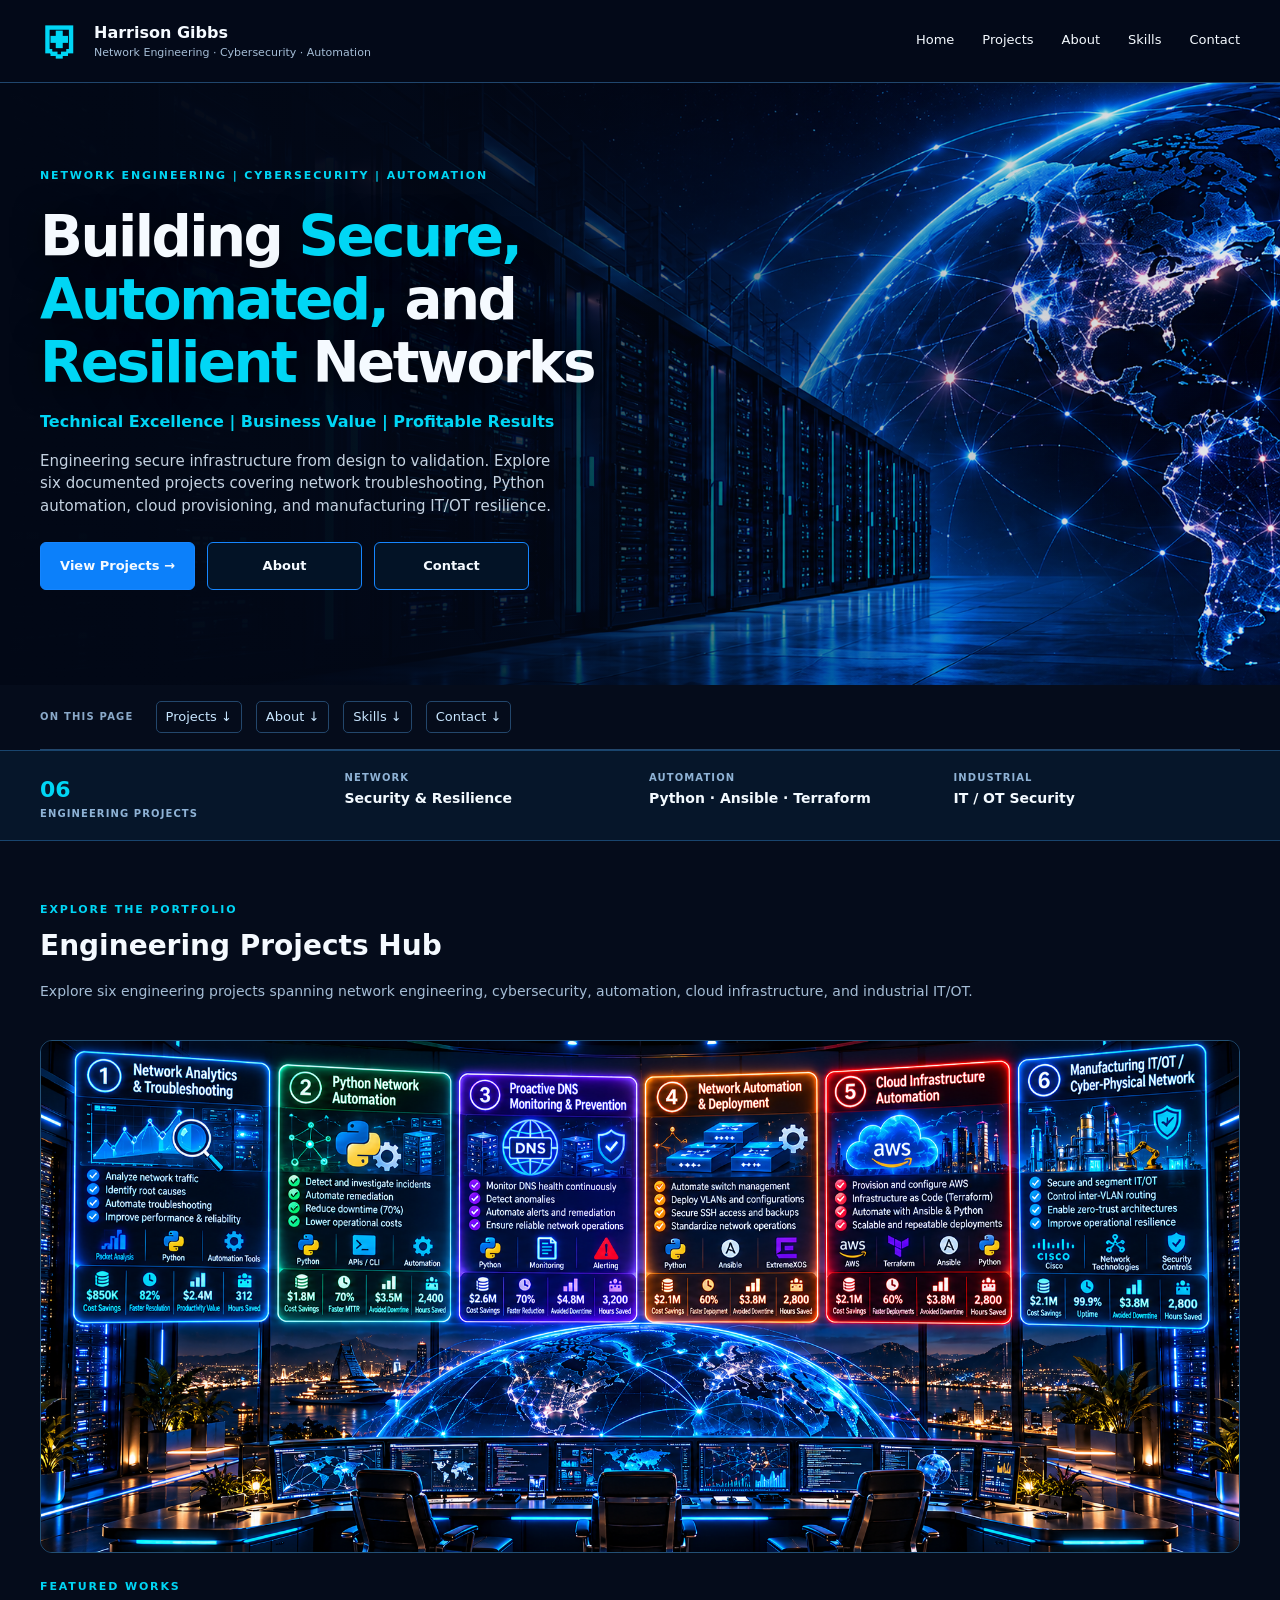
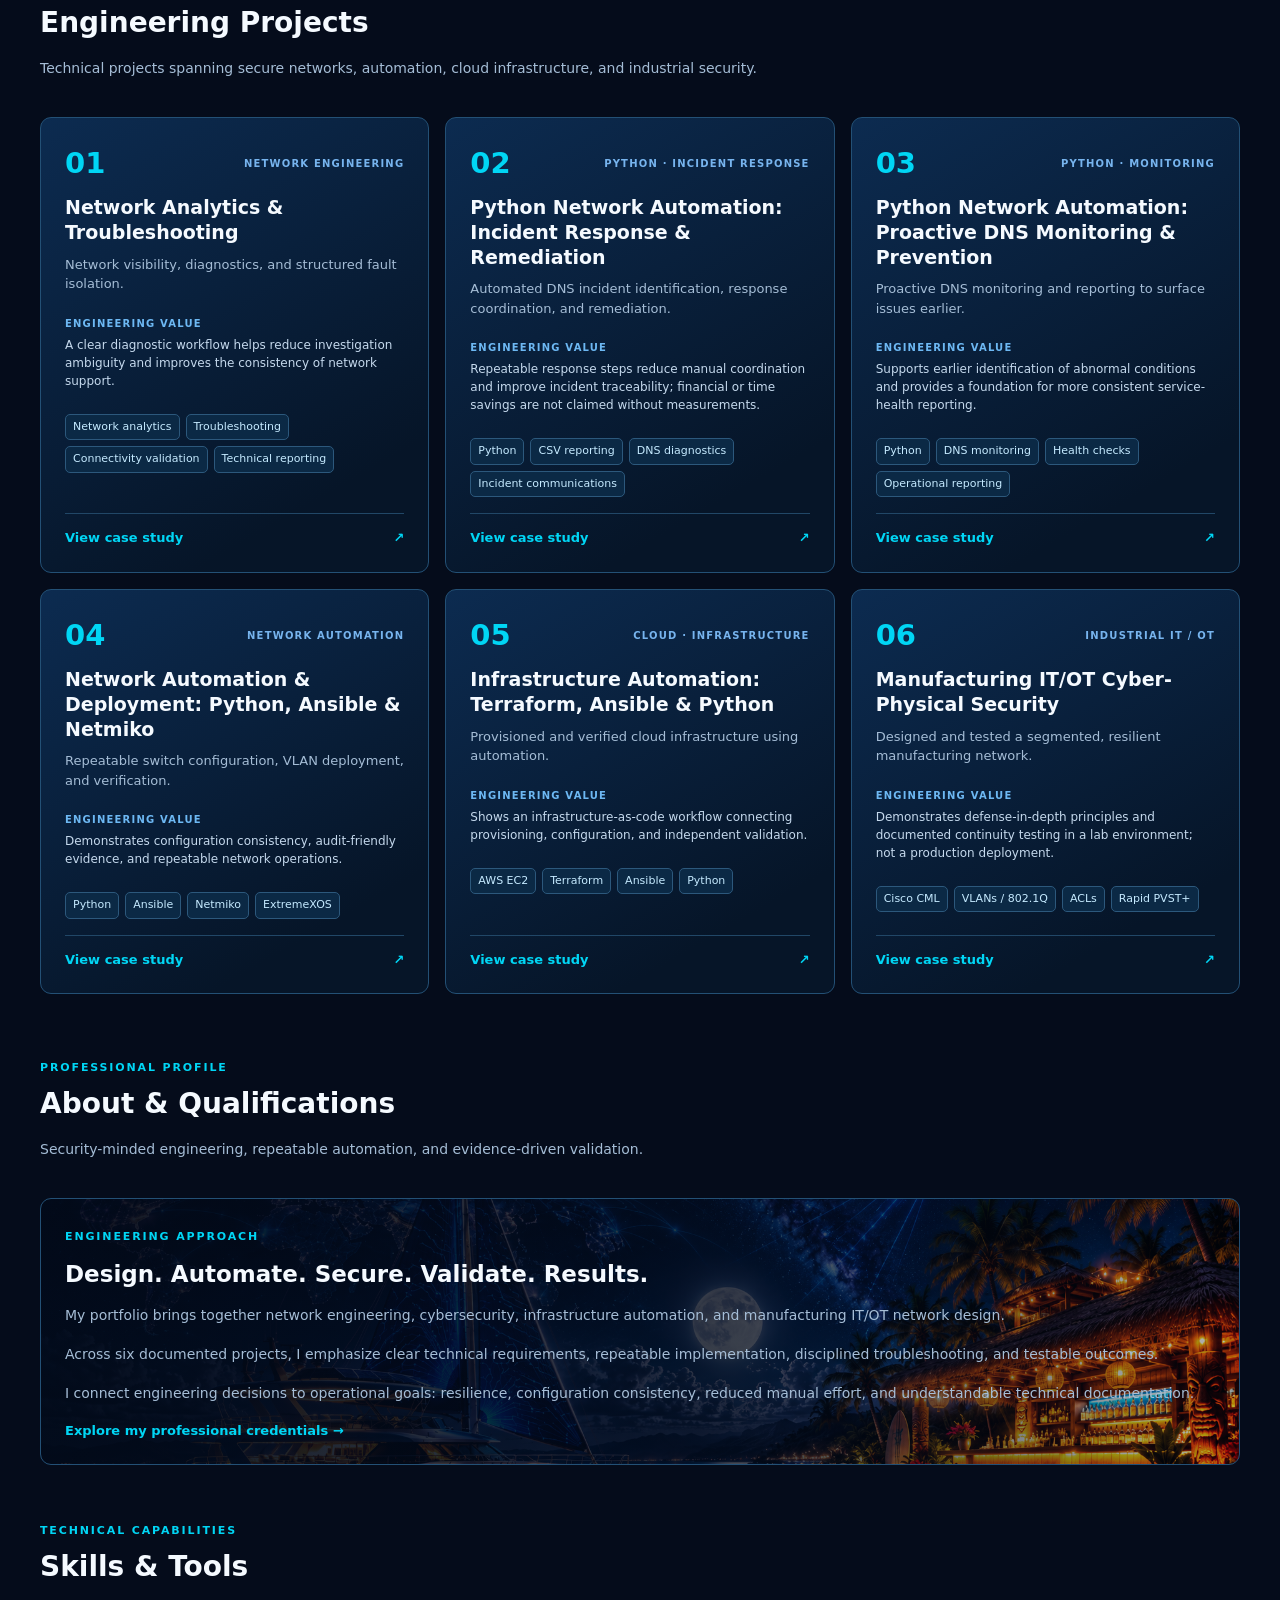
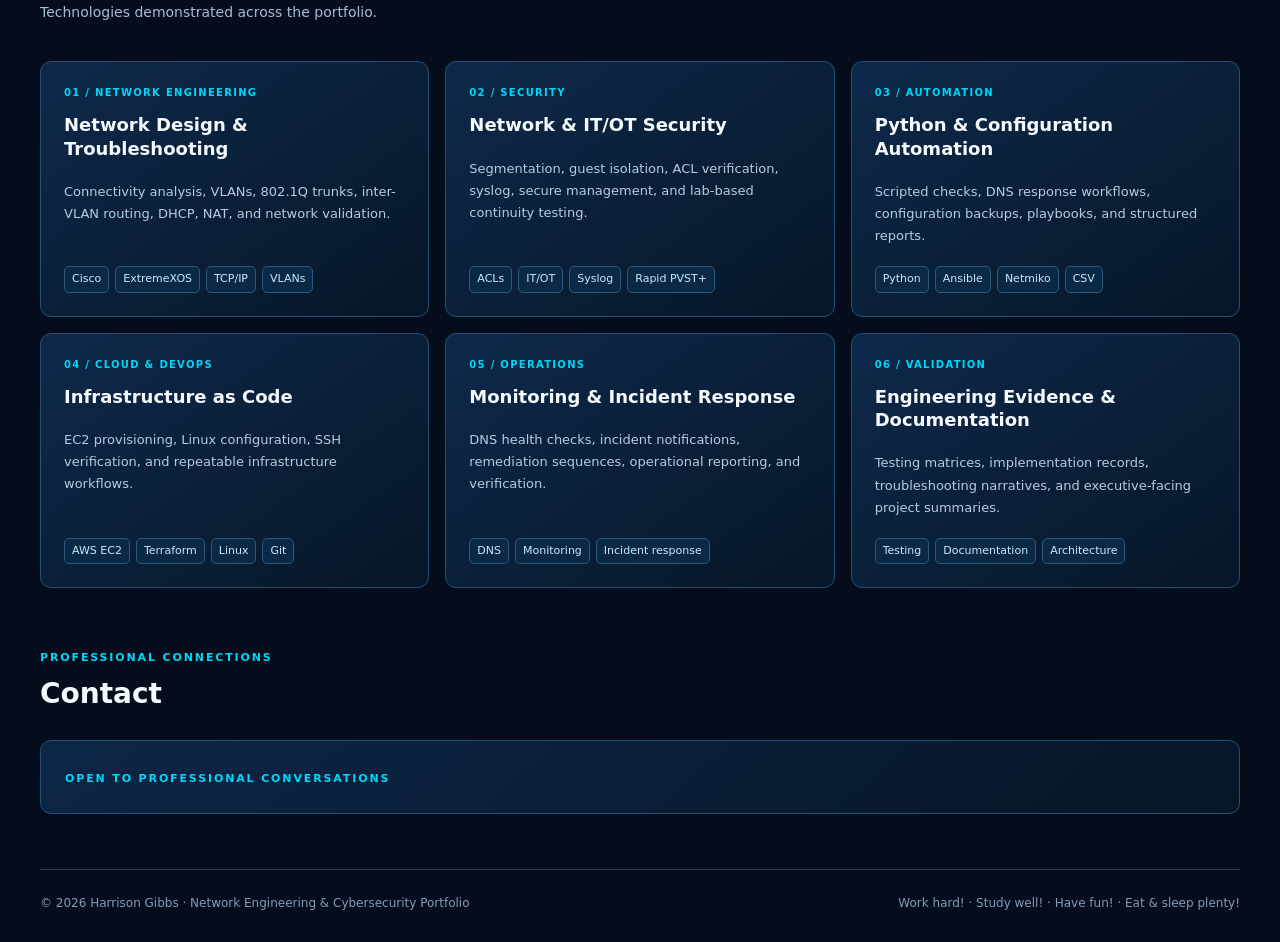
<file: index.html>
<!DOCTYPE html>
<html lang="en">

<head>
    <meta charset="utf-8"/>
    <meta content="width=device-width,initial-scale=1" name="viewport"/>
    <meta content="#050b19" name="theme-color"/>
    <meta content="Explore six engineering projects spanning secure networks, Python automation, cloud infrastructure, incident response, and manufacturing IT/OT cybersecurity." name="description"/>
    <meta content="no-referrer" name="referrer"/>
    <meta content="website" property="og:type"/>
    <meta content="Secure. Automated. Resilient. | Engineering Portfolio" property="og:title"/>
    <meta content="Six engineering projects in network security, Python automation, cloud infrastructure, and industrial IT/OT." property="og:description"/>
    <meta content="default-src 'none'; script-src 'none'; style-src 'self'; img-src 'self'; font-src 'none'; connect-src 'none'; media-src 'none'; object-src 'none'; frame-src 'none'; worker-src 'none'; manifest-src 'none'; base-uri 'none'; form-action 'none'; upgrade-insecure-requests" http-equiv="Content-Security-Policy"/>
    <title>Secure. Automated. Resilient. | Engineering Portfolio</title>
    <link href="style.css" rel="stylesheet"/>
</head>

<body>

    <a class="skip" href="#main">Skip to content</a>

    <header>
        <div class="wrap nav">
            <a class="brand" href="index.html">
                <b class="logo">⛨</b>
                <span>
                    <strong>Harrison Gibbs</strong>
                    <small>Network Engineering · Cybersecurity · Automation</small>
                </span>
            </a>

            <nav aria-label="Main navigation">
                <a href="index.html">Home</a>
                <a href="projects.html">Projects</a>
                <a href="about.html">About</a>
                <a href="skills.html">Skills</a>
                <a href="contact.html">Contact</a>
            </nav>
        </div>
    </header>

    <main id="main">

        <section class="hero" id="home">
            <div aria-hidden="true" class="art">
                <div class="servers"></div>
                <div class="globe"></div>
            </div>

            <div class="wrap hero-inner">
                <div class="eyebrow">NETWORK ENGINEERING | CYBERSECURITY | AUTOMATION</div>

                <h1>
                    Building <em>Secure,</em><br/>
                    <em>Automated,</em> and<br/>
                    <em>Resilient</em> Networks
                </h1>

                <p class="accent">Technical Excellence  |  Business Value  |  Profitable Results</p>

                <p class="intro">
                    Engineering secure infrastructure from design to validation.
                    Explore six documented projects covering network troubleshooting,
                    Python automation, cloud provisioning, and manufacturing IT/OT resilience.
                </p>

              
                <div class="buttons">

                    <a class="button primary" href="projects.html">
                        View Projects →
                    </a>

                    <a class="button outline" href="about.html">
                        About
                    </a>

                    <a class="button outline" href="contact.html">
                        Contact
                    </a>

                </div>

            </div>
        </section>

        <div aria-label="Jump to homepage sections" class="wrap section-jumps">
            <span>ON THIS PAGE</span>
            <a href="#projects">Projects ↓</a>
            <a href="#about">About ↓</a>
            <a href="#skills">Skills ↓</a>
            <a href="#contact">Contact ↓</a>
        </div>

        <section aria-label="Engineering focus areas" class="credibility">
            <div class="wrap credibility-inner">
                <span><b>06</b> Engineering Projects</span>
                <span>NETWORK <b>Security &amp; Resilience</b></span>
                <span>AUTOMATION <b>Python · Ansible · Terraform</b></span>
                <span>INDUSTRIAL <b>IT / OT Security</b></span>
            </div>
        </section>


<!-- ==========================================
     PROJECTS HUB — FEATURED INFOGRAPHIC
     ========================================== -->

<section
    class="wrap projects-hub"
    aria-labelledby="projects-hub-title"
>

    <div class="heading">

        <div>
            <span class="eyebrow">EXPLORE THE PORTFOLIO</span>

            <h2 id="projects-hub-title">Engineering Projects Hub</h2>

            <p>
                Explore six engineering projects spanning network engineering,
                cybersecurity, automation, cloud infrastructure, and industrial IT/OT.
            </p>
        </div>

    </div>

    
        <!-- ==========================================
            HOME PAGE — INTERACTIVE PROJECTS HUB
            SIX INDEPENDENT CLICKABLE PROJECT PANELS
            ========================================== -->

        <div class="projects-map-image">

            <img
                src="assets/Projects.svg"
                alt="Midnight Cyber Tech Projects Hub showcasing six engineering projects"
                width="1920"
                height="819"
                decoding="async"
                loading="lazy"
            />

            <!-- PROJECT 01 -->
            <a
                class="project-hotspot hotspot-01"
                href="projects/project-01.html"
                aria-label="View Project 01: Network Analytics and Troubleshooting"
                title="Project 01 — Network Analytics and Troubleshooting"
            ></a>

            <!-- PROJECT 02 -->
            <a
                class="project-hotspot hotspot-02"
                href="projects/project-02.html"
                aria-label="View Project 02: Python Incident Response and Remediation"
                title="Project 02 — Python Incident Response and Remediation"
            ></a>

            <!-- PROJECT 03 -->
            <a
                class="project-hotspot hotspot-03"
                href="projects/project-03.html"
                aria-label="View Project 03: Proactive DNS Monitoring and Prevention"
                title="Project 03 — Proactive DNS Monitoring and Prevention"
            ></a>

            <!-- PROJECT 04 -->
            <a
                class="project-hotspot hotspot-04"
                href="projects/project-04.html"
                aria-label="View Project 04: Network Automation and Deployment"
                title="Project 04 — Network Automation and Deployment"
            ></a>

            <!-- PROJECT 05 -->
            <a
                class="project-hotspot hotspot-05"
                href="projects/project-05.html"
                aria-label="View Project 05: Cloud Infrastructure Automation"
                title="Project 05 — Cloud Infrastructure Automation"
            ></a>

            <!-- PROJECT 06 -->
            <a
                class="project-hotspot hotspot-06"
                href="projects/project-06.html"
                aria-label="View Project 06: Manufacturing IT/OT Cyber-Physical Security"
                title="Project 06 — Manufacturing IT/OT Cyber-Physical Security"
            ></a>

        </div>


</section>


        <section class="wrap projects" id="projects">
            <div class="heading">
                <div>
                    <span class="eyebrow">FEATURED WORKS</span>
                    <h2>Engineering Projects</h2>
                    <p>Technical projects spanning secure networks, automation, cloud infrastructure, and industrial security.</p>
                </div>
               
            </div>

            <div class="cards">

                <article class="card showcase">
                    <div class="card-top">
                        <span class="number">01</span>
                        <span class="category">NETWORK ENGINEERING</span>
                    </div>

                    <h3>Network Analytics &amp; Troubleshooting</h3>
                    <p>Network visibility, diagnostics, and structured fault isolation.</p>

                    <div class="mini-label">ENGINEERING VALUE</div>
                    <p class="value">
                        A clear diagnostic workflow helps reduce investigation ambiguity
                        and improves the consistency of network support.
                    </p>

                    <div class="tool-tags">
                        <span>Network analytics</span>
                        <span>Troubleshooting</span>
                        <span>Connectivity validation</span>
                        <span>Technical reporting</span>
                    </div>

                    <a aria-label="View project 01: Network Analytics &amp; Troubleshooting"
                       class="project-link"
                       href="projects/project-01.html">
                        View case study <span aria-hidden="true">↗</span>
                    </a>
                </article>

                <article class="card showcase">
                    <div class="card-top">
                        <span class="number">02</span>
                        <span class="category">PYTHON · INCIDENT RESPONSE</span>
                    </div>

                    <h3>Python Network Automation: Incident Response &amp; Remediation</h3>
                    <p>Automated DNS incident identification, response coordination, and remediation.</p>

                    <div class="mini-label">ENGINEERING VALUE</div>
                    <p class="value">
                        Repeatable response steps reduce manual coordination and improve
                        incident traceability; financial or time savings are not claimed
                        without measurements.
                    </p>

                    <div class="tool-tags">
                        <span>Python</span>
                        <span>CSV reporting</span>
                        <span>DNS diagnostics</span>
                        <span>Incident communications</span>
                    </div>

                    <a aria-label="View project 02: Python Network Automation: Incident Response &amp; Remediation"
                       class="project-link"
                       href="projects/project-02.html">
                        View case study <span aria-hidden="true">↗</span>
                    </a>
                </article>

                <article class="card showcase">
                    <div class="card-top">
                        <span class="number">03</span>
                        <span class="category">PYTHON · MONITORING</span>
                    </div>

                    <h3>Python Network Automation: Proactive DNS Monitoring &amp; Prevention</h3>
                    <p>Proactive DNS monitoring and reporting to surface issues earlier.</p>

                    <div class="mini-label">ENGINEERING VALUE</div>
                    <p class="value">
                        Supports earlier identification of abnormal conditions and provides
                        a foundation for more consistent service-health reporting.
                    </p>

                    <div class="tool-tags">
                        <span>Python</span>
                        <span>DNS monitoring</span>
                        <span>Health checks</span>
                        <span>Operational reporting</span>
                    </div>

                    <a aria-label="View project 03: Python Network Automation: Proactive DNS Monitoring &amp; Prevention"
                       class="project-link"
                       href="projects/project-03.html">
                        View case study <span aria-hidden="true">↗</span>
                    </a>
                </article>

                <article class="card showcase">
                    <div class="card-top">
                        <span class="number">04</span>
                        <span class="category">NETWORK AUTOMATION</span>
                    </div>

                    <h3>Network Automation &amp; Deployment: Python, Ansible &amp; Netmiko</h3>
                    <p>Repeatable switch configuration, VLAN deployment, and verification.</p>

                    <div class="mini-label">ENGINEERING VALUE</div>
                    <p class="value">
                        Demonstrates configuration consistency, audit-friendly evidence,
                        and repeatable network operations.
                    </p>

                    <div class="tool-tags">
                        <span>Python</span>
                        <span>Ansible</span>
                        <span>Netmiko</span>
                        <span>ExtremeXOS</span>
                    </div>

                    <a aria-label="View project 04: Network Automation &amp; Deployment: Python, Ansible &amp; Netmiko"
                       class="project-link"
                       href="projects/project-04.html">
                        View case study <span aria-hidden="true">↗</span>
                    </a>
                </article>

                <article class="card showcase">
                    <div class="card-top">
                        <span class="number">05</span>
                        <span class="category">CLOUD · INFRASTRUCTURE</span>
                    </div>

                    <h3>Infrastructure Automation: Terraform, Ansible &amp; Python</h3>
                    <p>Provisioned and verified cloud infrastructure using automation.</p>

                    <div class="mini-label">ENGINEERING VALUE</div>
                    <p class="value">
                        Shows an infrastructure-as-code workflow connecting provisioning,
                        configuration, and independent validation.
                    </p>

                    <div class="tool-tags">
                        <span>AWS EC2</span>
                        <span>Terraform</span>
                        <span>Ansible</span>
                        <span>Python</span>
                    </div>

                    <a aria-label="View project 05: Infrastructure Automation: Terraform, Ansible &amp; Python"
                       class="project-link"
                       href="projects/project-05.html">
                        View case study <span aria-hidden="true">↗</span>
                    </a>
                </article>

                <article class="card showcase">
                    <div class="card-top">
                        <span class="number">06</span>
                        <span class="category">INDUSTRIAL IT / OT</span>
                    </div>

                    <h3>Manufacturing IT/OT Cyber-Physical Security</h3>
                    <p>Designed and tested a segmented, resilient manufacturing network.</p>

                    <div class="mini-label">ENGINEERING VALUE</div>
                    <p class="value">
                        Demonstrates defense-in-depth principles and documented continuity
                        testing in a lab environment; not a production deployment.
                    </p>

                    <div class="tool-tags">
                        <span>Cisco CML</span>
                        <span>VLANs / 802.1Q</span>
                        <span>ACLs</span>
                        <span>Rapid PVST+</span>
                    </div>

                    <a aria-label="View project 06: Manufacturing IT/OT Cyber-Physical Security"
                       class="project-link"
                       href="projects/project-06.html">
                        View case study <span aria-hidden="true">↗</span>
                    </a>
                </article>

            </div>
        </section>

        <section aria-labelledby="about-title" class="wrap profile-section" id="about">
            <div class="heading">
                <div>
                    <span class="eyebrow">PROFESSIONAL PROFILE</span>
                    <h2 id="about-title">About &amp; Qualifications</h2>
                    <p>Security-minded engineering, repeatable automation, and evidence-driven validation.</p>
                </div>
                
            </div>

            <div class="profile-grid">

                <article class="panel profile-intro">
                    <span class="eyebrow">ENGINEERING APPROACH</span>
                    <h3>Design. Automate. Secure. Validate. Results.</h3>

                    <p>
                        My portfolio brings together network engineering, cybersecurity,
                        infrastructure automation, and manufacturing IT/OT network design.
                    </p>
                        
                    <p> 
                        Across six documented projects, I emphasize clear technical
                        requirements, repeatable implementation, disciplined troubleshooting,
                        and testable outcomes.
                    </p>

                    <p>
                        I connect engineering decisions to operational goals: resilience,
                        configuration consistency, reduced manual effort, and understandable
                        technical documentation.
                    </p>

                    <a href="about.html">Explore my professional credentials →</a>
                </article>

            </div>
        </section>

        <section aria-labelledby="skills-title" class="wrap capability-section" id="skills">
            <div class="heading">
                <div>
                    <span class="eyebrow">TECHNICAL CAPABILITIES</span>
                    <h2 id="skills-title">Skills &amp; Tools</h2>
                    <p>Technologies demonstrated across the portfolio.</p>
                </div>
            </div>

            <div class="capability-grid">

                <a
                    class="skills-grid-link"
                    href="skills.html"
                    aria-label="Explore all technical skills and tools"
                ></a>

                <article class="capability">
                    <span class="capability-index">01 / NETWORK ENGINEERING</span>
                    <h3>Network Design &amp; Troubleshooting</h3>
                    <p>Connectivity analysis, VLANs, 802.1Q trunks, inter-VLAN routing, DHCP, NAT, and network validation.</p>

                    <div class="tool-tags">
                        <span>Cisco</span>
                        <span>ExtremeXOS</span>
                        <span>TCP/IP</span>
                        <span>VLANs</span>
                    </div>
                </article>

                <article class="capability">
                    <span class="capability-index">02 / SECURITY</span>
                    <h3>Network &amp; IT/OT Security</h3>
                    <p>Segmentation, guest isolation, ACL verification, syslog, secure management, and lab-based continuity testing.</p>

                    <div class="tool-tags">
                        <span>ACLs</span>
                        <span>IT/OT</span>
                        <span>Syslog</span>
                        <span>Rapid PVST+</span>
                    </div>
                </article>

                <article class="capability">
                    <span class="capability-index">03 / AUTOMATION</span>
                    <h3>Python &amp; Configuration Automation</h3>
                    <p>Scripted checks, DNS response workflows, configuration backups, playbooks, and structured reports.</p>

                    <div class="tool-tags">
                        <span>Python</span>
                        <span>Ansible</span>
                        <span>Netmiko</span>
                        <span>CSV</span>
                    </div>
                </article>

                <article class="capability">
                    <span class="capability-index">04 / CLOUD &amp; DEVOPS</span>
                    <h3>Infrastructure as Code</h3>
                    <p>EC2 provisioning, Linux configuration, SSH verification, and repeatable infrastructure workflows.</p>

                    <div class="tool-tags">
                        <span>AWS EC2</span>
                        <span>Terraform</span>
                        <span>Linux</span>
                        <span>Git</span>
                    </div>
                </article>

                <article class="capability">
                    <span class="capability-index">05 / OPERATIONS</span>
                    <h3>Monitoring &amp; Incident Response</h3>
                    <p>DNS health checks, incident notifications, remediation sequences, operational reporting, and verification.</p>

                    <div class="tool-tags">
                        <span>DNS</span>
                        <span>Monitoring</span>
                        <span>Incident response</span>
                    </div>
                </article>

                <article class="capability">
                    <span class="capability-index">06 / VALIDATION</span>
                    <h3>Engineering Evidence &amp; Documentation</h3>
                    <p>Testing matrices, implementation records, troubleshooting narratives, and executive-facing project summaries.</p>

                    <div class="tool-tags">
                        <span>Testing</span>
                        <span>Documentation</span>
                        <span>Architecture</span>
                    </div>
                </article>

            </div>

        </section>

        <section aria-labelledby="contact-title" class="wrap contact-section" id="contact">
            <a
                class="contact-section-link"
                href="contact.html"
                aria-label="Visit the professional contact page"
            ></a>

            <div class="heading">
                <div>
                    <span class="eyebrow">PROFESSIONAL CONNECTIONS</span>
                    <h2 id="contact-title">Contact</h2>
                    
                </div>
                
            </div>

            <div class="contact-grid">

                <article class="panel contact-feature">
                    <span class="eyebrow">OPEN TO PROFESSIONAL CONVERSATIONS</span>

</article></div></section></main><footer class="wrap"><span>© 2026 Harrison Gibbs · Network Engineering & Cybersecurity Portfolio</span><span>Work hard! · Study well! · Have fun! · Eat & sleep plenty!</span></footer></body></html>
</file>
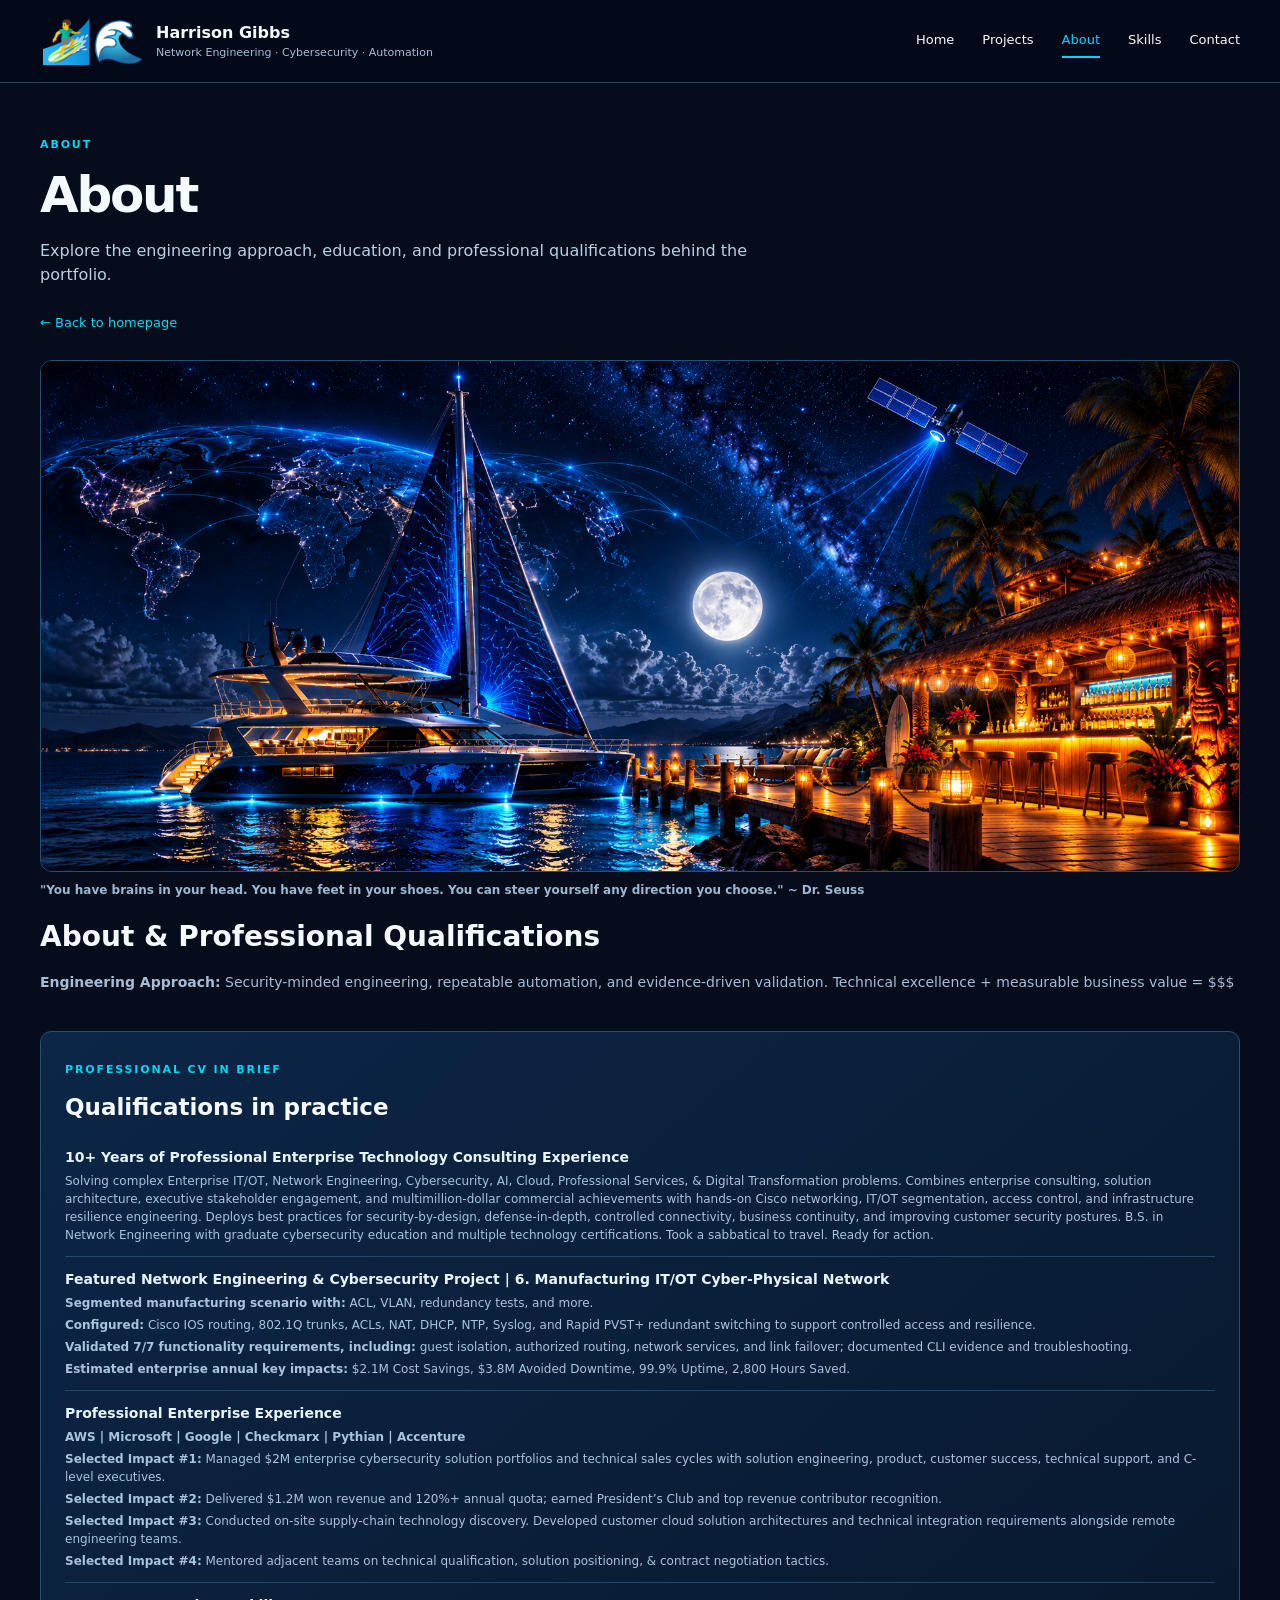
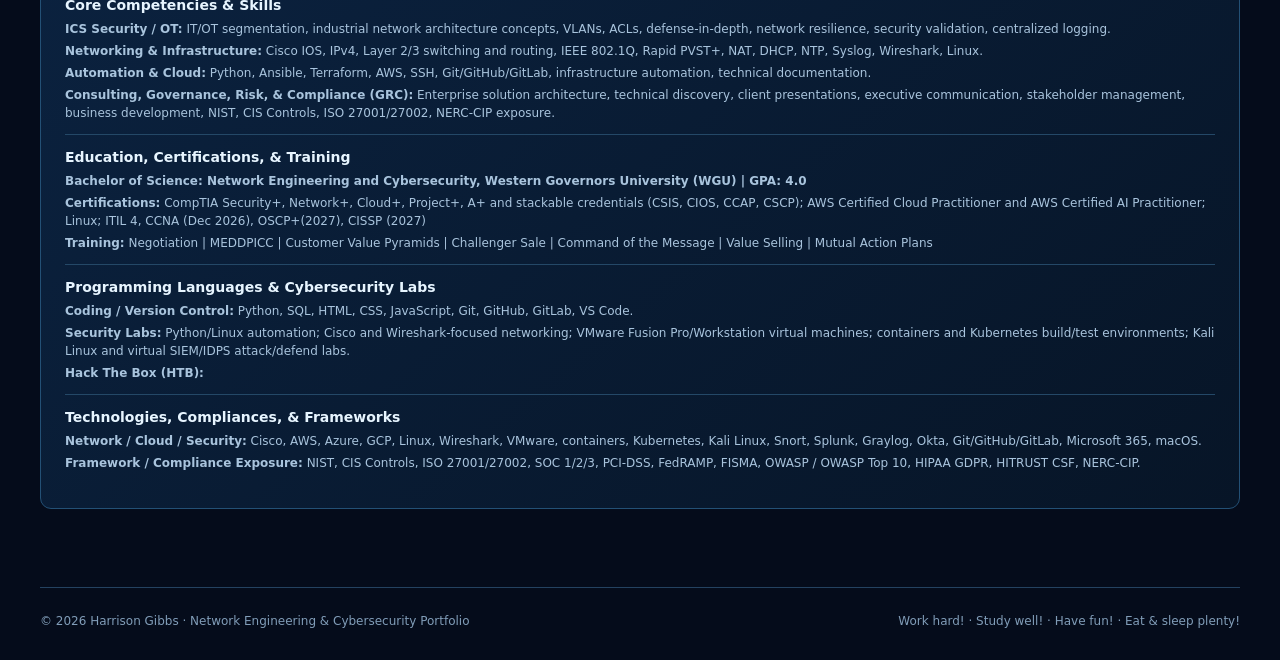
<file: about.html>
<!DOCTYPE html>
<html lang="en">

<head>
    <meta charset="utf-8"/>
    <meta content="width=device-width,initial-scale=1" name="viewport"/>
    <meta content="#050b19" name="theme-color"/>
    <meta content="About, qualifications, engineering philosophy, and lab-based evidence for network engineering and cybersecurity." name="description"/>
    <meta content="no-referrer" name="referrer"/>
    <meta content="website" property="og:type"/>
    <meta content="Secure. Automated. Resilient. | Engineering Portfolio" property="og:title"/>
    <meta content="Six engineering projects in network security, Python automation, cloud infrastructure, and industrial IT/OT." property="og:description"/>
    <meta content="default-src 'none'; script-src 'none'; style-src 'self'; img-src 'self'; font-src 'none'; connect-src 'none'; media-src 'none'; object-src 'none'; frame-src 'none'; worker-src 'none'; manifest-src 'none'; base-uri 'none'; form-action 'none'; upgrade-insecure-requests" http-equiv="Content-Security-Policy"/>

    <title>About | Engineering Portfolio</title>
    <link href="style.css" rel="stylesheet"/>
</head>

<body>

    <a class="skip" href="#main">Skip to content</a>

    <header>
        <div class="wrap nav">

            <a class="brand" href="index.html">
                <b class="logo">🏄‍♂️🌊</b>

                <span>
                    <strong>Harrison Gibbs</strong>
                    <small>Network Engineering · Cybersecurity · Automation</small>
                </span>
            </a>

            <nav aria-label="Main navigation">
                <a href="index.html">Home</a>
                <a href="projects.html">Projects</a>
                <a aria-current="page" href="about.html">About</a>
                <a href="skills.html">Skills</a>
                <a href="contact.html">Contact</a>
            </nav>

        </div>
    </header>

    <main class="subpage" id="main">

        <div class="wrap subpage-intro">

            <span class="eyebrow">ABOUT</span>

            <h1>About</h1>

            <p>
                Explore the engineering approach, education, and professional
                qualifications behind the portfolio.
            </p>

            <a class="back-link" href="index.html">← Back to homepage</a>

        </div>

        <div class="wrap about-feature">

            <img
                alt="Cyberpunk sailing catamaran with glowing circuit sails and solar bimini docked beside a tropical tiki bar under the moon, stars and satellite"
                decoding="async"
                height="800"
                src="assets/About.svg"
                width="1875"
            />

            <p class="image-caption">
                <strong>
                    "You have brains in your head. You have feet in your shoes.
                    You can steer yourself any direction you choose." ~ Dr. Seuss
                </strong>
            </p>

        </div>

        <section
            aria-labelledby="about-title"
            class="wrap profile-section"
            id="about"
        >

            <div class="heading">

                <div>
                    

                    <h2 id="about-title">About &amp; Professional Qualifications</h2>

                    <p>
                        <b>Engineering Approach:</b> Security-minded engineering, repeatable automation,
                        and evidence-driven validation. Technical excellence + measurable business value = $$$
                    </p>
                </div>

            </div>

            <div class="profile-grid">

                

                <article class="panel qualifications">

                    <span class="eyebrow">PROFESSIONAL CV IN BRIEF</span>

                    <h3>Qualifications in practice</h3>

                    <div class="qualification-item">

                        <strong>
                            10+ Years of Professional Enterprise Technology
                            Consulting Experience
                        </strong>

                        <span>
                            Solving complex Enterprise IT/OT, Network Engineering, Cybersecurity,
                            AI, Cloud, Professional Services, & Digital
                            Transformation problems. Combines enterprise consulting,
                            solution architecture, executive stakeholder
                            engagement, and multimillion-dollar commercial
                            achievements with hands-on Cisco networking,
                            IT/OT segmentation, access control, and
                            infrastructure resilience engineering. Deploys
                            best practices for security-by-design,
                            defense-in-depth, controlled connectivity,
                            business continuity, and improving customer
                            security postures. B.S. in Network Engineering
                            with graduate cybersecurity education and
                            multiple technology certifications. Took a
                            sabbatical to travel. Ready for action.
                        </span>

                    </div>


                    <div class="qualification-item">
                        
                        <strong>Featured Network Engineering & Cybersecurity Project | 6. Manufacturing IT/OT Cyber-Physical Network

                        </strong>
                        
                        <span><b>Segmented manufacturing scenario with:</b> ACL, VLAN, redundancy tests, and more.
                        
                        </span>
                        
                        <span><b>Configured:</b> Cisco IOS routing, 802.1Q trunks, ACLs, NAT, DHCP, NTP, Syslog, and Rapid PVST+ redundant switching to support controlled access and resilience.
                        </span>
                        
                        <span><b>Validated 7/7 functionality requirements, including:</b> guest isolation, authorized routing, network services, and link failover; documented CLI evidence and troubleshooting.
                        </span>
                        
                        <span><b>Estimated enterprise annual key impacts:</b> $2.1M Cost Savings, $3.8M Avoided Downtime, 99.9% Uptime, 2,800 Hours Saved.
                        
                        </span>
                    
                    </div>

                    <div class="qualification-item">
                        
                        <strong>Professional Enterprise Experience</strong>
                        
                        <span><b>AWS | Microsoft | Google | Checkmarx | Pythian | Accenture</b></span>
                        
                        <span><b>Selected Impact #1:</b> Managed $2M enterprise cybersecurity solution portfolios and technical sales cycles with solution engineering, product, customer success, technical support, and C-level executives.</span>
                        
                        <span><b>Selected Impact #2:</b> Delivered $1.2M won revenue and 120%+ annual quota; earned President’s Club and top revenue contributor recognition.</span>
                        
                        <span><b>Selected Impact #3:</b> Conducted on-site supply-chain technology discovery. Developed customer cloud solution architectures and technical integration requirements alongside remote engineering teams.</span>
                        
                        <span><b>Selected Impact #4:</b> Mentored adjacent teams on technical qualification, solution positioning, & contract negotiation tactics.</span>
                    
                    </div>

                    <div class="qualification-item">
                        
                        <strong>Core Competencies &amp; Skills</strong>
                        
                        <span><b>ICS Security / OT:</b> IT/OT segmentation, industrial network architecture concepts, VLANs, ACLs, defense-in-depth, network resilience, security validation, centralized logging.</span>
                        
                        <span><b>Networking & Infrastructure:</b> Cisco IOS, IPv4, Layer 2/3 switching and routing, IEEE 802.1Q, Rapid PVST+, NAT, DHCP, NTP, Syslog, Wireshark, Linux.</span>
                        
                        <span><b>Automation & Cloud:</b> Python, Ansible, Terraform, AWS, SSH, Git/GitHub/GitLab, infrastructure automation, technical documentation.</span>
                        
                        <span><b>Consulting, Governance, Risk, & Compliance (GRC):</b> Enterprise solution architecture, technical discovery, client presentations, executive communication, stakeholder management, business development, NIST, CIS Controls, ISO 27001/27002, NERC-CIP exposure.</span>
                    
                    </div>

                    <div class="qualification-item">
                        
                        <strong>Education, Certifications, &amp; Training</strong>
                        
                        <span><b>Bachelor of Science: Network Engineering and Cybersecurity, Western Governors University (WGU) | GPA: 4.0</b></span>
                        
                        <span><b>Certifications:</b> CompTIA Security+, Network+, Cloud+, Project+, A+ and stackable credentials (CSIS, CIOS, CCAP, CSCP); AWS Certified Cloud Practitioner and AWS Certified AI Practitioner; Linux; ITIL 4, CCNA (Dec 2026), OSCP+(2027), CISSP (2027)</span>
                        
                        <span><b>Training:</b> Negotiation | MEDDPICC | Customer Value Pyramids | Challenger Sale | Command of the Message | Value Selling | Mutual Action Plans</span>
                    
                    </div>

                    <div class="qualification-item">
                        
                        <strong>Programming Languages & Cybersecurity Labs</strong>
                        
                        <span><b>Coding / Version Control:</b> Python, SQL, HTML, CSS, JavaScript, Git, GitHub, GitLab, VS Code.</span>
                        
                        <span><b>Security Labs:</b> Python/Linux automation; Cisco and Wireshark-focused networking; VMware Fusion Pro/Workstation virtual machines; containers and Kubernetes build/test environments; Kali Linux and virtual SIEM/IDPS attack/defend labs.</span>
                        
                        <span><b>Hack The Box (HTB):</b></span>
                    
                    </div>

                    <div class="qualification-item">
                        
                        <strong>Technologies, Compliances, &amp; Frameworks</strong>
                        
                        <span><b>Network / Cloud / Security:</b> Cisco, AWS, Azure, GCP, Linux, Wireshark, VMware, containers, Kubernetes, Kali Linux, Snort, Splunk, Graylog, Okta, Git/GitHub/GitLab, Microsoft 365, macOS.</span>
                        
                        <span><b>Framework / Compliance Exposure:</b> NIST, CIS Controls, ISO 27001/27002, SOC 1/2/3, PCI-DSS, FedRAMP, FISMA, OWASP / OWASP Top 10, HIPAA GDPR, HITRUST CSF, NERC-CIP.</span>
                    
                    </div>

</article></div></section></main><footer class="wrap"><span>© 2026 Harrison Gibbs · Network Engineering & Cybersecurity Portfolio</span><span>Work hard! · Study well! · Have fun! · Eat & sleep plenty!</span></footer></body></html>
</file>
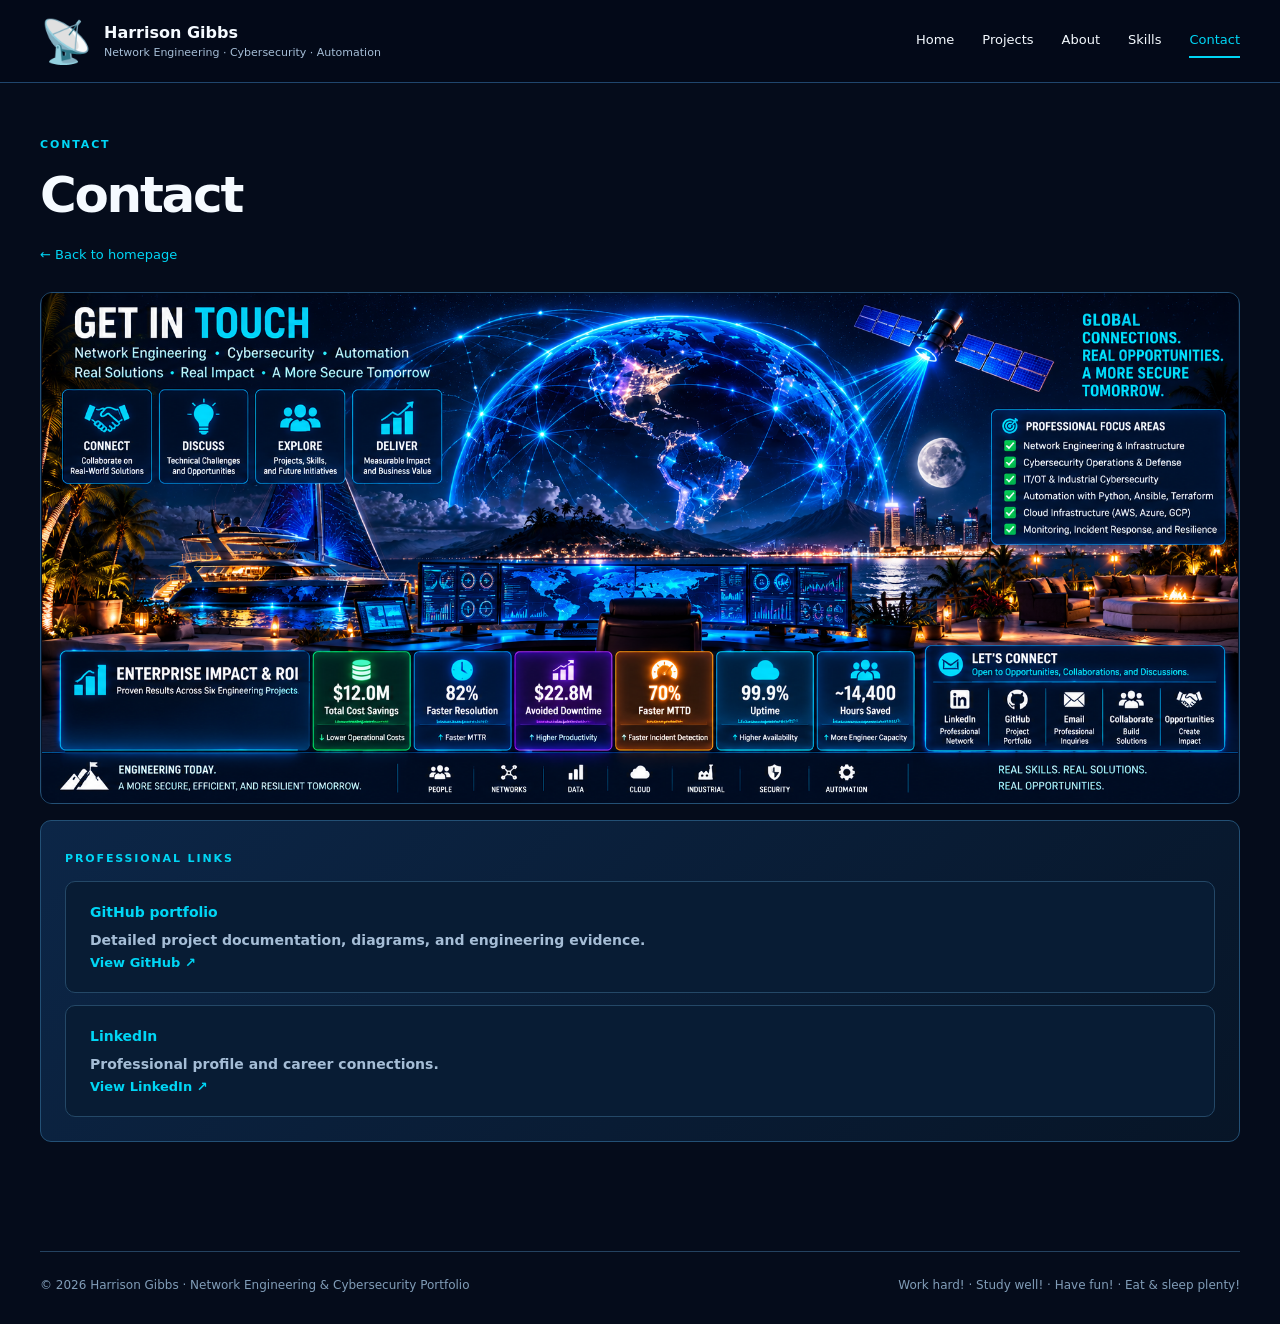
<file: contact.html>
<!DOCTYPE html>
<html lang="en">

<head>
    <meta charset="utf-8"/>
    <meta content="width=device-width,initial-scale=1" name="viewport"/>
    <meta content="#050b19" name="theme-color"/>
    <meta content="Privacy-first professional contact information and pending verified GitHub and LinkedIn links." name="description"/>
    <meta content="no-referrer" name="referrer"/>
    <meta content="website" property="og:type"/>
    <meta content="Secure. Automated. Resilient. | Engineering Portfolio" property="og:title"/>
    <meta content="Six engineering projects in network security, Python automation, cloud infrastructure, and industrial IT/OT." property="og:description"/>
    <meta content="default-src 'none'; script-src 'none'; style-src 'self'; img-src 'self'; font-src 'none'; connect-src 'none'; media-src 'none'; object-src 'none'; frame-src 'none'; worker-src 'none'; manifest-src 'none'; base-uri 'none'; form-action 'none'; upgrade-insecure-requests" http-equiv="Content-Security-Policy"/>

    <title>Contact | Engineering Portfolio</title>
    <link href="style.css" rel="stylesheet"/>
</head>

<body>

    <a class="skip" href="#main">Skip to content</a>

    <header>
        <div class="wrap nav">

            <a class="brand" href="index.html">
                <b class="logo">📡</b>
                <span>
                    <strong>Harrison Gibbs</strong>
                    <small>Network Engineering · Cybersecurity · Automation</small>
                </span>
            </a>

            <nav aria-label="Main navigation">
                <a href="index.html">Home</a>
                <a href="projects.html">Projects</a>
                <a href="about.html">About</a>
                <a href="skills.html">Skills</a>
                <a aria-current="page" href="contact.html">Contact</a>
            </nav>

        </div>
    </header>

    <main class="subpage" id="main">

        <div class="wrap subpage-intro">

            <span class="eyebrow">CONTACT</span>

            <h1>Contact</h1>

            <a class="back-link" href="index.html">← Back to homepage</a>

        </div>

        <figure class="wrap feature-artwork">

            <img
                alt="Cybersecurity professional contact dashboard with catamaran and illustrative enterprise ROI"
                decoding="async"
                height="819"
                src="assets/Contact.svg"
                width="1920"
            />

            

        </figure>

        <section
            aria-labelledby="contact-title"
            class="wrap contact-section"
            id="contact"
        >

            <div class="contact-grid">

              

                <article class="panel contact-methods">

                    <span class="eyebrow">PROFESSIONAL LINKS</span>

                    
                    <a
                        class="contact-method professional-link"
                        href="https://github.com/TechZen9001/HG_Engineering_Projects_Portfolio_Public"
                        target="_blank"
                        rel="noopener noreferrer"
                        aria-label="View GitHub engineering portfolio (opens in new tab)"
                    >
                        <div>
                            <strong>GitHub portfolio</strong>
                            <p>
                                Detailed project documentation, diagrams,
                                and engineering evidence.
                            </p>
                        </div>

                        <span class="link-action">
                            View GitHub ↗
                        </span>
                    </a>


                  
                    <a
                        class="contact-method professional-link"
                        href="https://www.linkedin.com/in/harrison-gibbs/"
                        target="_blank"
                        rel="noopener noreferrer"
                        aria-label="View LinkedIn professional profile (opens in new tab)"
                    >
                        <div>
                            <strong>LinkedIn</strong>
                            <p>
                                Professional profile and career connections.
                            </p>
                        </div>

                        <span class="link-action">
                            View LinkedIn ↗
                        </span>
                    </a>
  

                </article>

            </div>

        </section>

    </main>

    <footer class="wrap">
        <span>© 2026 Harrison Gibbs · Network Engineering & Cybersecurity Portfolio</span>
        <span>Work hard! · Study well! · Have fun! · Eat & sleep plenty!</span>
    </footer>

</body>

</html>
</file>
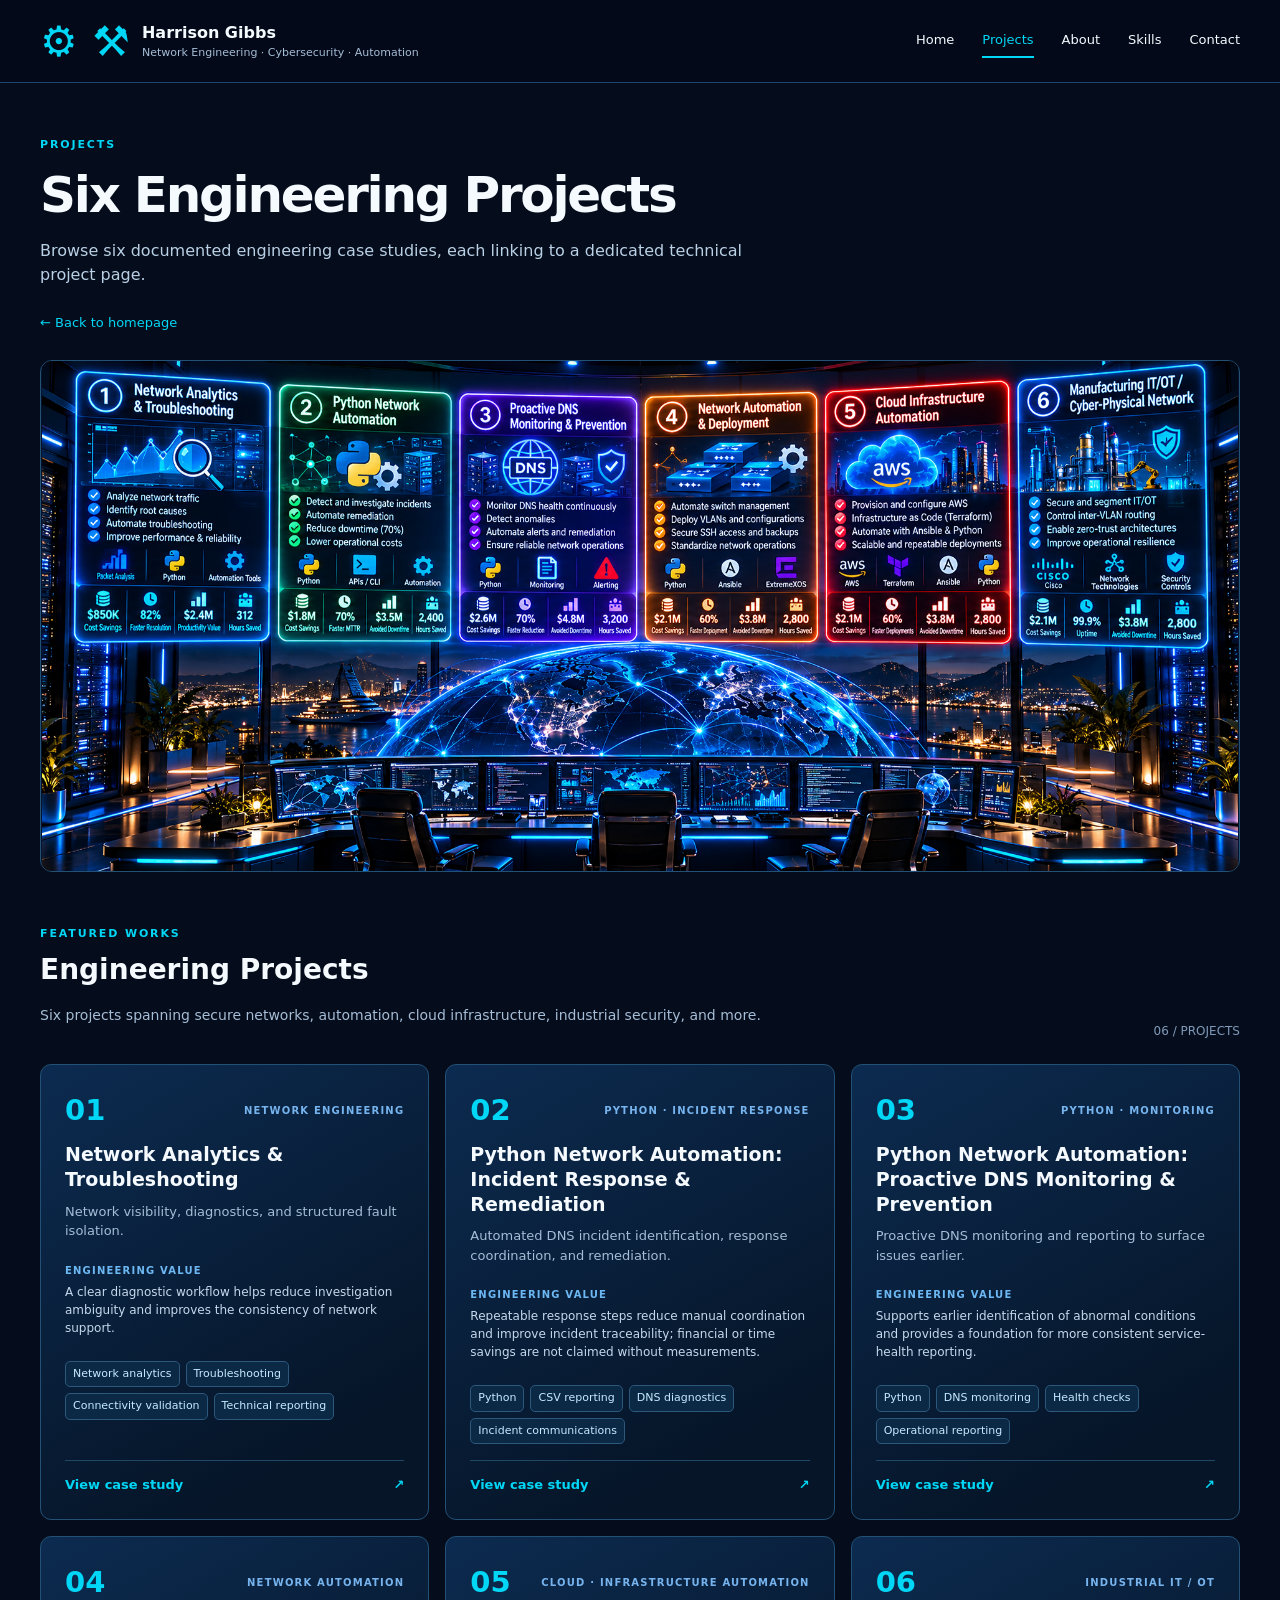
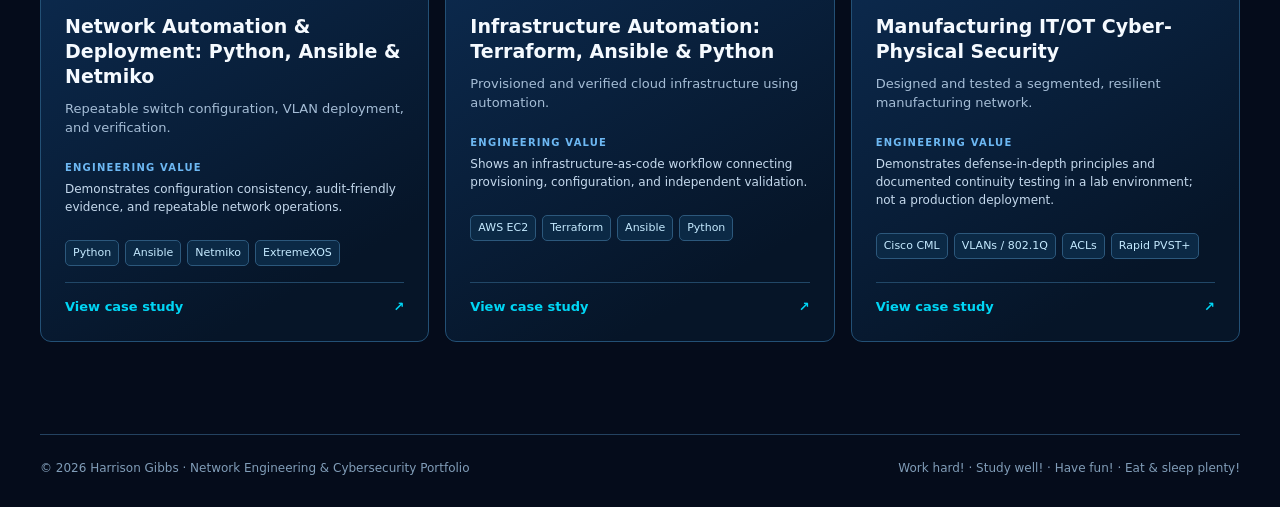
<file: projects.html>
<!DOCTYPE html>
<html lang="en">

<head>
    <meta charset="utf-8"/>
    <meta content="width=device-width,initial-scale=1" name="viewport"/>
    <meta content="#050b19" name="theme-color"/>
    <meta content="Six detailed engineering projects spanning network engineering, cybersecurity, Python automation, cloud infrastructure, and IT/OT." name="description"/>
    <meta content="no-referrer" name="referrer"/>
    <meta content="website" property="og:type"/>
    <meta content="Secure. Automated. Resilient. | Engineering Portfolio" property="og:title"/>
    <meta content="Six engineering projects in network security, Python automation, cloud infrastructure, and industrial IT/OT." property="og:description"/>
    <meta content="default-src 'none'; script-src 'none'; style-src 'self'; img-src 'self'; font-src 'none'; connect-src 'none'; media-src 'none'; object-src 'none'; frame-src 'none'; worker-src 'none'; manifest-src 'none'; base-uri 'none'; form-action 'none'; upgrade-insecure-requests" http-equiv="Content-Security-Policy"/>

    <title>Projects | Engineering Portfolio</title>
    <link href="style.css" rel="stylesheet"/>
</head>

<body>

    <a class="skip" href="#main">Skip to content</a>

    <header>
        <div class="wrap nav">

            <a class="brand" href="index.html">
                <b class="logo">⚙ ⚒</b>
                <span>
                    <strong>Harrison Gibbs</strong>
                    <small>Network Engineering · Cybersecurity · Automation</small>
                </span>
            </a>

            <nav aria-label="Main navigation">
                <a href="index.html">Home</a>
                <a aria-current="page" href="projects.html">Projects</a>
                <a href="about.html">About</a>
                <a href="skills.html">Skills</a>
                <a href="contact.html">Contact</a>
            </nav>

        </div>
    </header>

    <main class="subpage" id="main">

        <div class="wrap subpage-intro">
            <span class="eyebrow">PROJECTS</span>
            <h1>Six Engineering Projects</h1>

            <p>
                Browse six documented engineering case studies, each linking to a dedicated technical project page.
            </p>

            <a class="back-link" href="index.html">← Back to homepage</a>
        </div>

        
<!-- ==========================================
     INTERACTIVE PROJECTS HUB
     SIX INDEPENDENT CLICKABLE PROJECT PANELS
     ========================================== -->

        <figure class="wrap feature-artwork projects-map">

            <div class="projects-map-image">

                <img
                    alt="Six engineering projects impact dashboard"
                    decoding="async"
                    height="819"
                    src="assets/Projects.svg"
                    width="1920"
                />

                <!-- PROJECT 01 -->
                <a
                    class="project-hotspot hotspot-01"
                    href="projects/project-01.html"
                    aria-label="View Project 01: Network Analytics and Troubleshooting"
                    title="Project 01 — Network Analytics and Troubleshooting"
                ></a>

                <!-- PROJECT 02 -->
                <a
                    class="project-hotspot hotspot-02"
                    href="projects/project-02.html"
                    aria-label="View Project 02: Python Incident Response and Remediation"
                    title="Project 02 — Python Incident Response and Remediation"
                ></a>

                <!-- PROJECT 03 -->
                <a
                    class="project-hotspot hotspot-03"
                    href="projects/project-03.html"
                    aria-label="View Project 03: Proactive DNS Monitoring and Prevention"
                    title="Project 03 — Proactive DNS Monitoring and Prevention"
                ></a>

                <!-- PROJECT 04 -->
                <a
                    class="project-hotspot hotspot-04"
                    href="projects/project-04.html"
                    aria-label="View Project 04: Network Automation and Deployment"
                    title="Project 04 — Network Automation and Deployment"
                ></a>

                <!-- PROJECT 05 -->
                <a
                    class="project-hotspot hotspot-05"
                    href="projects/project-05.html"
                    aria-label="View Project 05: Cloud Infrastructure Automation"
                    title="Project 05 — Cloud Infrastructure Automation"
                ></a>

                <!-- PROJECT 06 -->
                <a
                    class="project-hotspot hotspot-06"
                    href="projects/project-06.html"
                    aria-label="View Project 06: Manufacturing IT/OT Cyber-Physical Security"
                    title="Project 06 — Manufacturing IT/OT Cyber-Physical Security"
                ></a>

            </div>

            

        </figure>


        <section class="wrap projects" id="projects">

            <div class="heading">
                <div>
                    <span class="eyebrow">FEATURED WORKS</span>
                    <h2>Engineering Projects</h2>

                    <p>
                        Six projects spanning secure networks, automation, cloud infrastructure, industrial security, and more.
                    </p>
                </div>

                <span class="counter">06 / PROJECTS</span>
            </div>

            <div class="cards">

                <article class="card showcase">

                    <div class="card-top">
                        <span class="number">01</span>
                        <span class="category">NETWORK ENGINEERING</span>
                    </div>

                    <h3>Network Analytics &amp; Troubleshooting</h3>

                    <p>
                        Network visibility, diagnostics, and structured fault isolation.
                    </p>

                    <div class="mini-label">ENGINEERING VALUE</div>

                    <p class="value">
                        A clear diagnostic workflow helps reduce investigation ambiguity
                        and improves the consistency of network support.
                    </p>

                    <div class="tool-tags">
                        <span>Network analytics</span>
                        <span>Troubleshooting</span>
                        <span>Connectivity validation</span>
                        <span>Technical reporting</span>
                    </div>

                    <a
                        aria-label="View project 01: Network Analytics &amp; Troubleshooting"
                        class="project-link"
                        href="projects/project-01.html"
                    >
                        View case study <span aria-hidden="true">↗</span>
                    </a>

                </article>

                <article class="card showcase">

                    <div class="card-top">
                        <span class="number">02</span>
                        <span class="category">PYTHON · INCIDENT RESPONSE</span>
                    </div>

                    <h3>Python Network Automation: Incident Response &amp; Remediation</h3>

                    <p>
                        Automated DNS incident identification, response coordination, and remediation.
                    </p>

                    <div class="mini-label">ENGINEERING VALUE</div>

                    <p class="value">
                        Repeatable response steps reduce manual coordination and improve
                        incident traceability; financial or time savings are not claimed
                        without measurements.
                    </p>

                    <div class="tool-tags">
                        <span>Python</span>
                        <span>CSV reporting</span>
                        <span>DNS diagnostics</span>
                        <span>Incident communications</span>
                    </div>

                    <a
                        aria-label="View project 02: Python Network Automation: Incident Response &amp; Remediation"
                        class="project-link"
                        href="projects/project-02.html"
                    >
                        View case study <span aria-hidden="true">↗</span>
                    </a>

                </article>

                <article class="card showcase">

                    <div class="card-top">
                        <span class="number">03</span>
                        <span class="category">PYTHON · MONITORING</span>
                    </div>

                    <h3>Python Network Automation: Proactive DNS Monitoring &amp; Prevention</h3>

                    <p>
                        Proactive DNS monitoring and reporting to surface issues earlier.
                    </p>

                    <div class="mini-label">ENGINEERING VALUE</div>

                    <p class="value">
                        Supports earlier identification of abnormal conditions and provides
                        a foundation for more consistent service-health reporting.
                    </p>

                    <div class="tool-tags">
                        <span>Python</span>
                        <span>DNS monitoring</span>
                        <span>Health checks</span>
                        <span>Operational reporting</span>
                    </div>

                    <a
                        aria-label="View project 03: Python Network Automation: Proactive DNS Monitoring &amp; Prevention"
                        class="project-link"
                        href="projects/project-03.html"
                    >
                        View case study <span aria-hidden="true">↗</span>
                    </a>

                </article>

                <article class="card showcase">

                    <div class="card-top">
                        <span class="number">04</span>
                        <span class="category">NETWORK AUTOMATION</span>
                    </div>

                    <h3>Network Automation &amp; Deployment: Python, Ansible &amp; Netmiko</h3>

                    <p>
                        Repeatable switch configuration, VLAN deployment, and verification.
                    </p>

                    <div class="mini-label">ENGINEERING VALUE</div>

                    <p class="value">
                        Demonstrates configuration consistency, audit-friendly evidence,
                        and repeatable network operations.
                    </p>

                    <div class="tool-tags">
                        <span>Python</span>
                        <span>Ansible</span>
                        <span>Netmiko</span>
                        <span>ExtremeXOS</span>
                    </div>

                    <a
                        aria-label="View project 04: Network Automation &amp; Deployment: Python, Ansible &amp; Netmiko"
                        class="project-link"
                        href="projects/project-04.html"
                    >
                        View case study <span aria-hidden="true">↗</span>
                    </a>

                </article>

                <article class="card showcase">

                    <div class="card-top">
                        <span class="number">05</span>
                        <span class="category">CLOUD · INFRASTRUCTURE AUTOMATION</span>
                    </div>

                    <h3>Infrastructure Automation: Terraform, Ansible &amp; Python</h3>

                    <p>
                        Provisioned and verified cloud infrastructure using automation.
                    </p>

                    <div class="mini-label">ENGINEERING VALUE</div>

                    <p class="value">
                        Shows an infrastructure-as-code workflow connecting provisioning,
                        configuration, and independent validation.
                    </p>

                    <div class="tool-tags">
                        <span>AWS EC2</span>
                        <span>Terraform</span>
                        <span>Ansible</span>
                        <span>Python</span>
                    </div>

                    <a
                        aria-label="View project 05: Infrastructure Automation: Terraform, Ansible &amp; Python"
                        class="project-link"
                        href="projects/project-05.html"
                    >
                        View case study <span aria-hidden="true">↗</span>
                    </a>

                </article>

                <article class="card showcase">

                    <div class="card-top">
                        <span class="number">06</span>
                        <span class="category">INDUSTRIAL IT / OT</span>
                    </div>

                    <h3>Manufacturing IT/OT Cyber-Physical Security</h3>

                    <p>
                        Designed and tested a segmented, resilient manufacturing network.
                    </p>

                    <div class="mini-label">ENGINEERING VALUE</div>

                    <p class="value">
                        Demonstrates defense-in-depth principles and documented continuity
                        testing in a lab environment; not a production deployment.
                    </p>

                    <div class="tool-tags">
                        <span>Cisco CML</span>
                        <span>VLANs / 802.1Q</span>
                        <span>ACLs</span>
                        <span>Rapid PVST+</span>
                    </div>

                    <a
                        aria-label="View project 06: Manufacturing IT/OT Cyber-Physical Security"
                        class="project-link"
                        href="projects/project-06.html"
                    >
                        View case study <span aria-hidden="true">↗</span>
                    </a>

                </article>

            </div>

        </section>

    </main>

    <footer class="wrap">
        <span>© 2026 Harrison Gibbs · Network Engineering & Cybersecurity Portfolio</span>
        <span>Work hard! · Study well! · Have fun! · Eat & sleep plenty!</span>
       
    </footer>

</body>

</html>
</file>
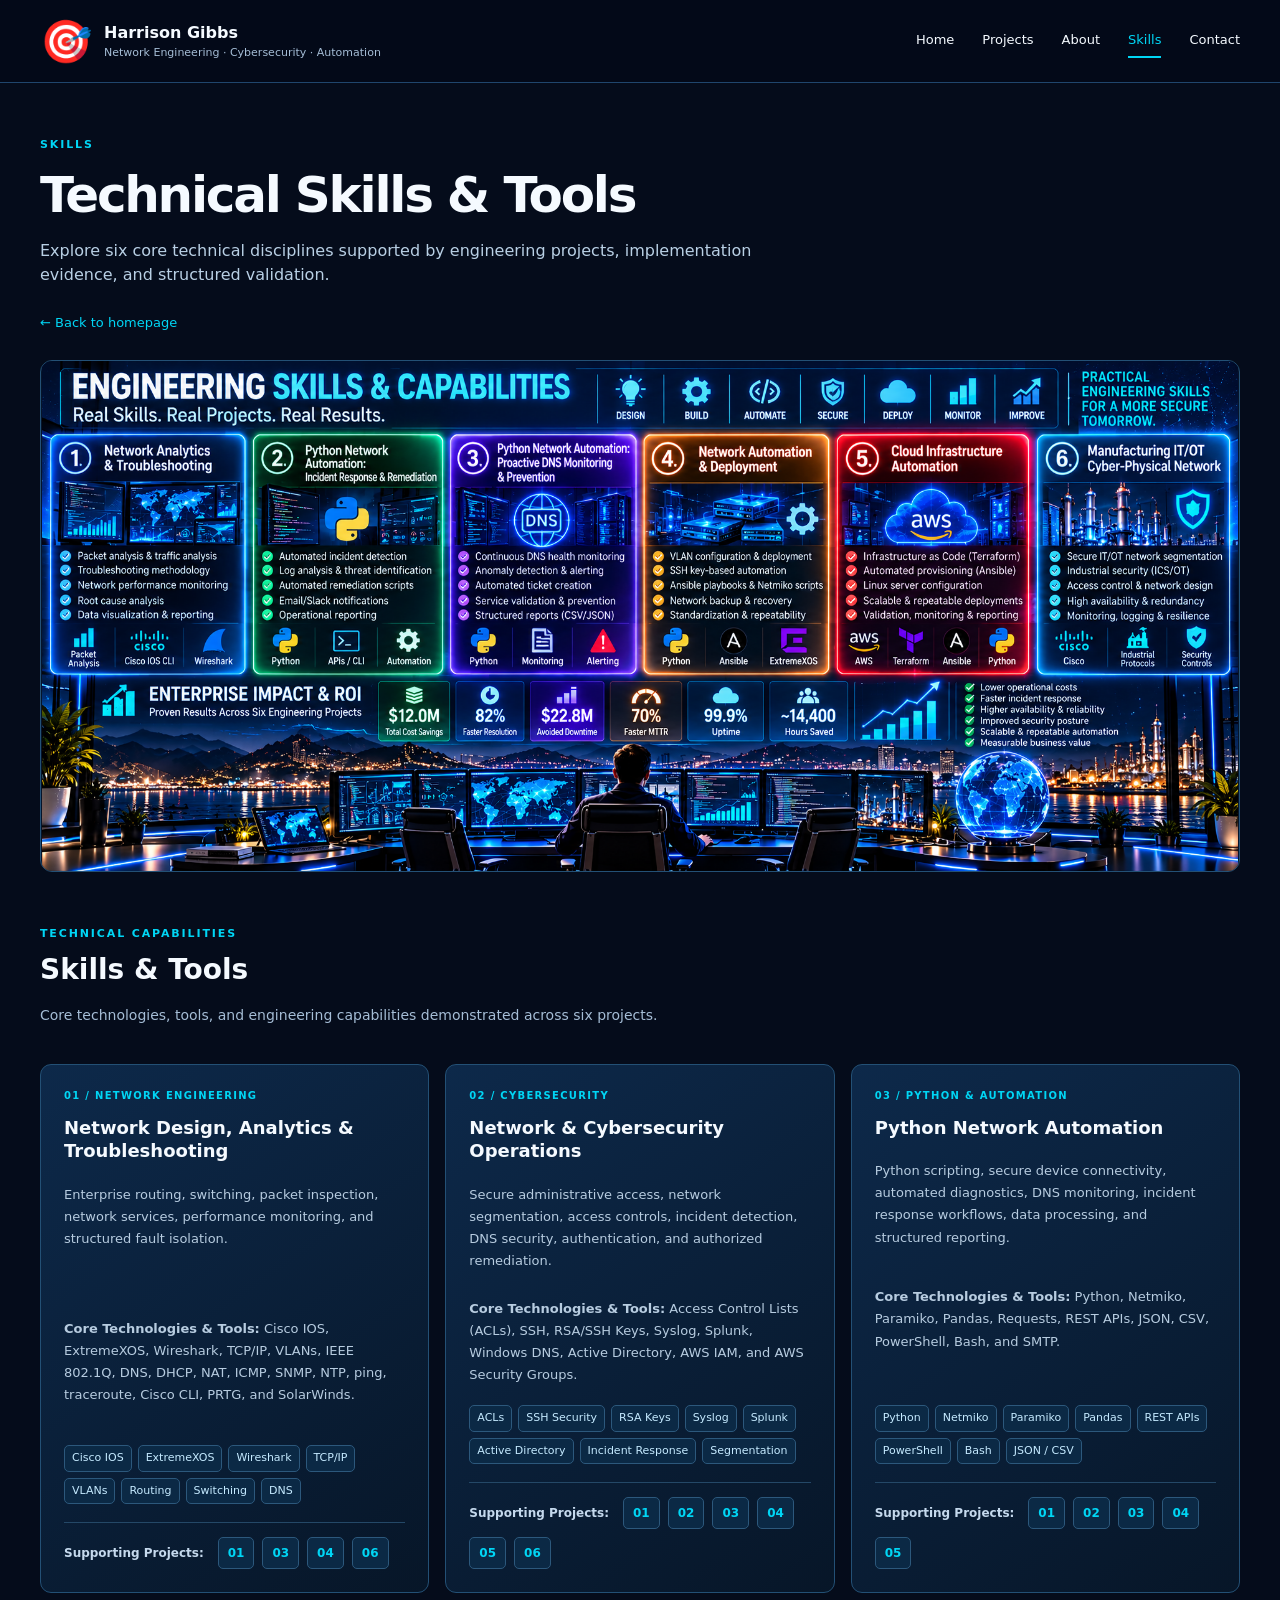
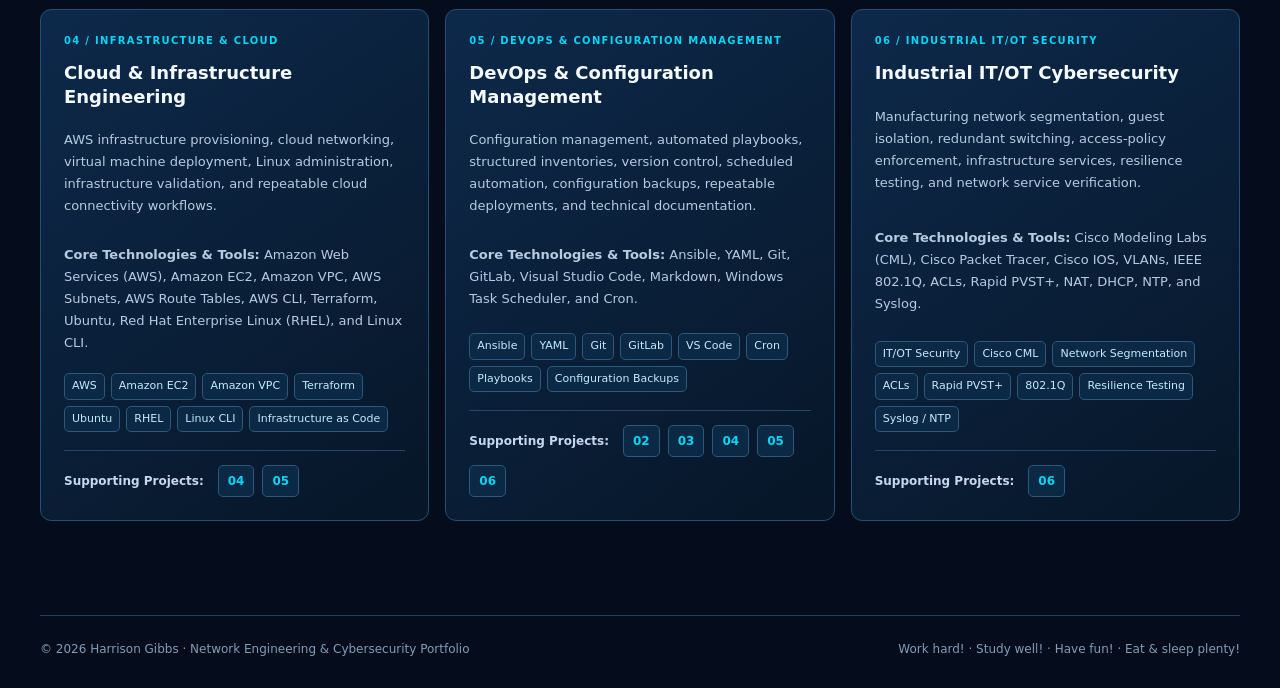
<file: skills.html>
<!DOCTYPE html>
<html lang="en">

<head>
    <meta charset="utf-8"/>
    <meta content="width=device-width,initial-scale=1" name="viewport"/>
    <meta content="#050b19" name="theme-color"/>
    <meta content="no-referrer" name="referrer"/>
    <meta content="website" property="og:type"/>
    <meta content="Secure. Automated. Resilient. | Engineering Portfolio" property="og:title"/>
    <meta content="Six engineering projects in network security, Python automation, cloud infrastructure, and industrial IT/OT." property="og:description"/>
    <meta content="Explore core technologies and engineering capabilities in network design, cybersecurity, Python automation, AWS infrastructure, configuration management, and industrial IT/OT security." name="description"/>
    <meta content="default-src 'none'; script-src 'none'; style-src 'self'; img-src 'self'; font-src 'none'; connect-src 'none'; media-src 'none'; object-src 'none'; frame-src 'none'; worker-src 'none'; manifest-src 'none'; base-uri 'none'; form-action 'none'; upgrade-insecure-requests" http-equiv="Content-Security-Policy"/>

    <title>Skills &amp; Tools | Engineering Portfolio</title>
    <link href="style.css" rel="stylesheet"/>
</head>

<body>

    <!-- ==========================================
         ACCESSIBILITY — SKIP NAVIGATION
         ========================================== -->

    <a class="skip" href="#main">Skip to content</a>

    <!-- ==========================================
         SHARED HEADER & NAVIGATION
         ========================================== -->

    <header>
        <div class="wrap nav">

            <a class="brand" href="index.html">
                <b class="logo">🎯</b>
                <span>
                    <strong>Harrison Gibbs</strong>
                    <small>Network Engineering · Cybersecurity · Automation</small>
                </span>
            </a>

            <nav aria-label="Main navigation">
                <a href="index.html">Home</a>
                <a href="projects.html">Projects</a>
                <a href="about.html">About</a>
                <a aria-current="page" href="skills.html">Skills</a>
                <a href="contact.html">Contact</a>
            </nav>

        </div>
    </header>

    <!-- ==========================================
         MAIN CONTENT
         ========================================== -->

    <main class="subpage" id="main">

        <!-- PAGE INTRODUCTION -->

        <div class="wrap subpage-intro">

            <span class="eyebrow">SKILLS</span>

            <h1>Technical Skills &amp; Tools</h1>

            <p>
                Explore six core technical disciplines supported by
                engineering projects, implementation evidence,
                and structured validation.
            </p>

            <a class="back-link" href="index.html">
                ← Back to homepage
            </a>

        </div>

        <!-- ==========================================
             SKILLS INFOGRAPHIC
             ========================================== -->

        <figure class="wrap feature-artwork">

            <img
                alt="Midnight Cyber Tech skills infographic illustrating network engineering, cybersecurity, automation, cloud infrastructure, DevOps, and industrial IT/OT capabilities"
                decoding="async"
                height="819"
                src="assets/Skills.svg"
                width="1920"
            />

        </figure>

        <!-- ==========================================
             SIX CORE TECHNICAL DISCIPLINES
             ========================================== -->

        <section
            aria-labelledby="skills-title"
            class="wrap capability-section"
            id="skills"
        >

            <div class="heading">

                <div>
                    <span class="eyebrow">TECHNICAL CAPABILITIES</span>

                    <h2 id="skills-title">Skills &amp; Tools</h2>

                    <p>
                        Core technologies, tools, and engineering
                        capabilities demonstrated across six projects.
                    </p>
                </div>

            </div>

            <div class="capability-grid">

                <!-- ==========================================
                     01 — NETWORK ENGINEERING
                     ========================================== -->

                <article class="capability">

                    <span class="capability-index">
                        01 / NETWORK ENGINEERING
                    </span>

                    <h3>Network Design, Analytics &amp; Troubleshooting</h3>

                    <p>
                        Enterprise routing, switching, packet inspection,
                        network services, performance monitoring, and
                        structured fault isolation.
                    </p>

                    <p>
                        <strong>Core Technologies &amp; Tools:</strong>
                        Cisco IOS, ExtremeXOS, Wireshark, TCP/IP,
                        VLANs, IEEE 802.1Q, DNS, DHCP, NAT, ICMP,
                        SNMP, NTP, ping, traceroute, Cisco CLI,
                        PRTG, and SolarWinds.
                    </p>

                    <div class="tool-tags">
                        <span>Cisco IOS</span>
                        <span>ExtremeXOS</span>
                        <span>Wireshark</span>
                        <span>TCP/IP</span>
                        <span>VLANs</span>
                        <span>Routing</span>
                        <span>Switching</span>
                        <span>DNS</span>
                    </div>

                    <!-- SUPPORTING PROJECTS -->
                    <div class="supporting-projects">
                        <strong>Supporting Projects:</strong>
                        <a href="projects/project-01.html">01</a>
                        <a href="projects/project-03.html">03</a>
                        <a href="projects/project-04.html">04</a>
                        <a href="projects/project-06.html">06</a>
                    </div>

                </article>

                <!-- ==========================================
                     02 — CYBERSECURITY
                     ========================================== -->

                <article class="capability">

                    <span class="capability-index">
                        02 / CYBERSECURITY
                    </span>

                    <h3>Network &amp; Cybersecurity Operations</h3>

                    <p>
                        Secure administrative access, network segmentation,
                        access controls, incident detection, DNS security,
                        authentication, and authorized remediation.
                    </p>

                    <p>
                        <strong>Core Technologies &amp; Tools:</strong>
                        Access Control Lists (ACLs), SSH, RSA/SSH Keys,
                        Syslog, Splunk, Windows DNS, Active Directory,
                        AWS IAM, and AWS Security Groups.
                    </p>

                    <div class="tool-tags">
                        <span>ACLs</span>
                        <span>SSH Security</span>
                        <span>RSA Keys</span>
                        <span>Syslog</span>
                        <span>Splunk</span>
                        <span>Active Directory</span>
                        <span>Incident Response</span>
                        <span>Segmentation</span>
                    </div>

                    <!-- SUPPORTING PROJECTS -->
                    <div class="supporting-projects">
                        <strong>Supporting Projects:</strong>
                        <a href="projects/project-01.html">01</a>
                        <a href="projects/project-02.html">02</a>
                        <a href="projects/project-03.html">03</a>
                        <a href="projects/project-04.html">04</a>
                        <a href="projects/project-05.html">05</a>
                        <a href="projects/project-06.html">06</a>
                    </div>

                </article>

                <!-- ==========================================
                     03 — PYTHON & AUTOMATION
                     ========================================== -->

                <article class="capability">

                    <span class="capability-index">
                        03 / PYTHON &amp; AUTOMATION
                    </span>

                    <h3>Python Network Automation</h3>

                    <p>
                        Python scripting, secure device connectivity,
                        automated diagnostics, DNS monitoring, incident
                        response workflows, data processing, and
                        structured reporting.
                    </p>

                    <p>
                        <strong>Core Technologies &amp; Tools:</strong>
                        Python, Netmiko, Paramiko, Pandas, Requests,
                        REST APIs, JSON, CSV, PowerShell, Bash,
                        and SMTP.
                    </p>

                    <div class="tool-tags">
                        <span>Python</span>
                        <span>Netmiko</span>
                        <span>Paramiko</span>
                        <span>Pandas</span>
                        <span>REST APIs</span>
                        <span>PowerShell</span>
                        <span>Bash</span>
                        <span>JSON / CSV</span>
                    </div>

                    <!-- SUPPORTING PROJECTS -->
                    <div class="supporting-projects">
                        <strong>Supporting Projects:</strong>
                        <a href="projects/project-01.html">01</a>
                        <a href="projects/project-02.html">02</a>
                        <a href="projects/project-03.html">03</a>
                        <a href="projects/project-04.html">04</a>
                        <a href="projects/project-05.html">05</a>
                    </div>

                </article>

                <!-- ==========================================
                     04 — INFRASTRUCTURE & CLOUD
                     ========================================== -->

                <article class="capability">

                    <span class="capability-index">
                        04 / INFRASTRUCTURE &amp; CLOUD
                    </span>

                    <h3>Cloud &amp; Infrastructure Engineering</h3>

                    <p>
                        AWS infrastructure provisioning, cloud networking,
                        virtual machine deployment, Linux administration,
                        infrastructure validation, and repeatable
                        cloud connectivity workflows.
                    </p>

                    <p>
                        <strong>Core Technologies &amp; Tools:</strong>
                        Amazon Web Services (AWS), Amazon EC2,
                        Amazon VPC, AWS Subnets, AWS Route Tables,
                        AWS CLI, Terraform, Ubuntu, Red Hat Enterprise
                        Linux (RHEL), and Linux CLI.
                    </p>

                    <div class="tool-tags">
                        <span>AWS</span>
                        <span>Amazon EC2</span>
                        <span>Amazon VPC</span>
                        <span>Terraform</span>
                        <span>Ubuntu</span>
                        <span>RHEL</span>
                        <span>Linux CLI</span>
                        <span>Infrastructure as Code</span>
                    </div>

                    <!-- SUPPORTING PROJECTS -->
                    <div class="supporting-projects">
                        <strong>Supporting Projects:</strong>
                        <a href="projects/project-04.html">04</a>
                        <a href="projects/project-05.html">05</a>
                    </div>

                </article>

                <!-- ==========================================
                     05 — DEVOPS & CONFIGURATION MANAGEMENT
                     ========================================== -->

                <article class="capability">

                    <span class="capability-index">
                        05 / DEVOPS &amp; CONFIGURATION MANAGEMENT
                    </span>

                    <h3>DevOps &amp; Configuration Management</h3>

                    <p>
                        Configuration management, automated playbooks,
                        structured inventories, version control,
                        scheduled automation, configuration backups,
                        repeatable deployments, and technical documentation.
                    </p>

                    <p>
                        <strong>Core Technologies &amp; Tools:</strong>
                        Ansible, YAML, Git, GitLab, Visual Studio Code,
                        Markdown, Windows Task Scheduler, and Cron.
                    </p>

                    <div class="tool-tags">
                        <span>Ansible</span>
                        <span>YAML</span>
                        <span>Git</span>
                        <span>GitLab</span>
                        <span>VS Code</span>
                        <span>Cron</span>
                        <span>Playbooks</span>
                        <span>Configuration Backups</span>
                    </div>

                    <!-- SUPPORTING PROJECTS -->
                    <div class="supporting-projects">
                        <strong>Supporting Projects:</strong>
                        <a href="projects/project-02.html">02</a>
                        <a href="projects/project-03.html">03</a>
                        <a href="projects/project-04.html">04</a>
                        <a href="projects/project-05.html">05</a>
                        <a href="projects/project-06.html">06</a>
                    </div>

                </article>

                <!-- ==========================================
                     06 — INDUSTRIAL IT/OT SECURITY
                     ========================================== -->

                <article class="capability">

                    <span class="capability-index">
                        06 / INDUSTRIAL IT/OT SECURITY
                    </span>

                    <h3>Industrial IT/OT Cybersecurity</h3>

                    <p>
                        Manufacturing network segmentation, guest isolation,
                        redundant switching, access-policy enforcement,
                        infrastructure services, resilience testing,
                        and network service verification.
                    </p>

                    <p>
                        <strong>Core Technologies &amp; Tools:</strong>
                        Cisco Modeling Labs (CML), Cisco Packet Tracer,
                        Cisco IOS, VLANs, IEEE 802.1Q, ACLs,
                        Rapid PVST+, NAT, DHCP, NTP, and Syslog.
                    </p>

                    <div class="tool-tags">
                        <span>IT/OT Security</span>
                        <span>Cisco CML</span>
                        <span>Network Segmentation</span>
                        <span>ACLs</span>
                        <span>Rapid PVST+</span>
                        <span>802.1Q</span>
                        <span>Resilience Testing</span>
                        <span>Syslog / NTP</span>
                    </div>

                    <!-- SUPPORTING PROJECTS -->
                    <div class="supporting-projects">
                        <strong>Supporting Projects:</strong>
                        <a href="projects/project-06.html">06</a>
                    </div>

                </article>

            </div>

        </section>

    </main>

    <!-- ==========================================
         SHARED FOOTER
         ========================================== -->

    <footer class="wrap">
        <span>
            © 2026 Harrison Gibbs · Network Engineering &amp; Cybersecurity Portfolio
        </span>

        <span>
            Work hard! · Study well! · Have fun! · Eat &amp; sleep plenty!
        </span>
    </footer>

</body>

</html>
</file>
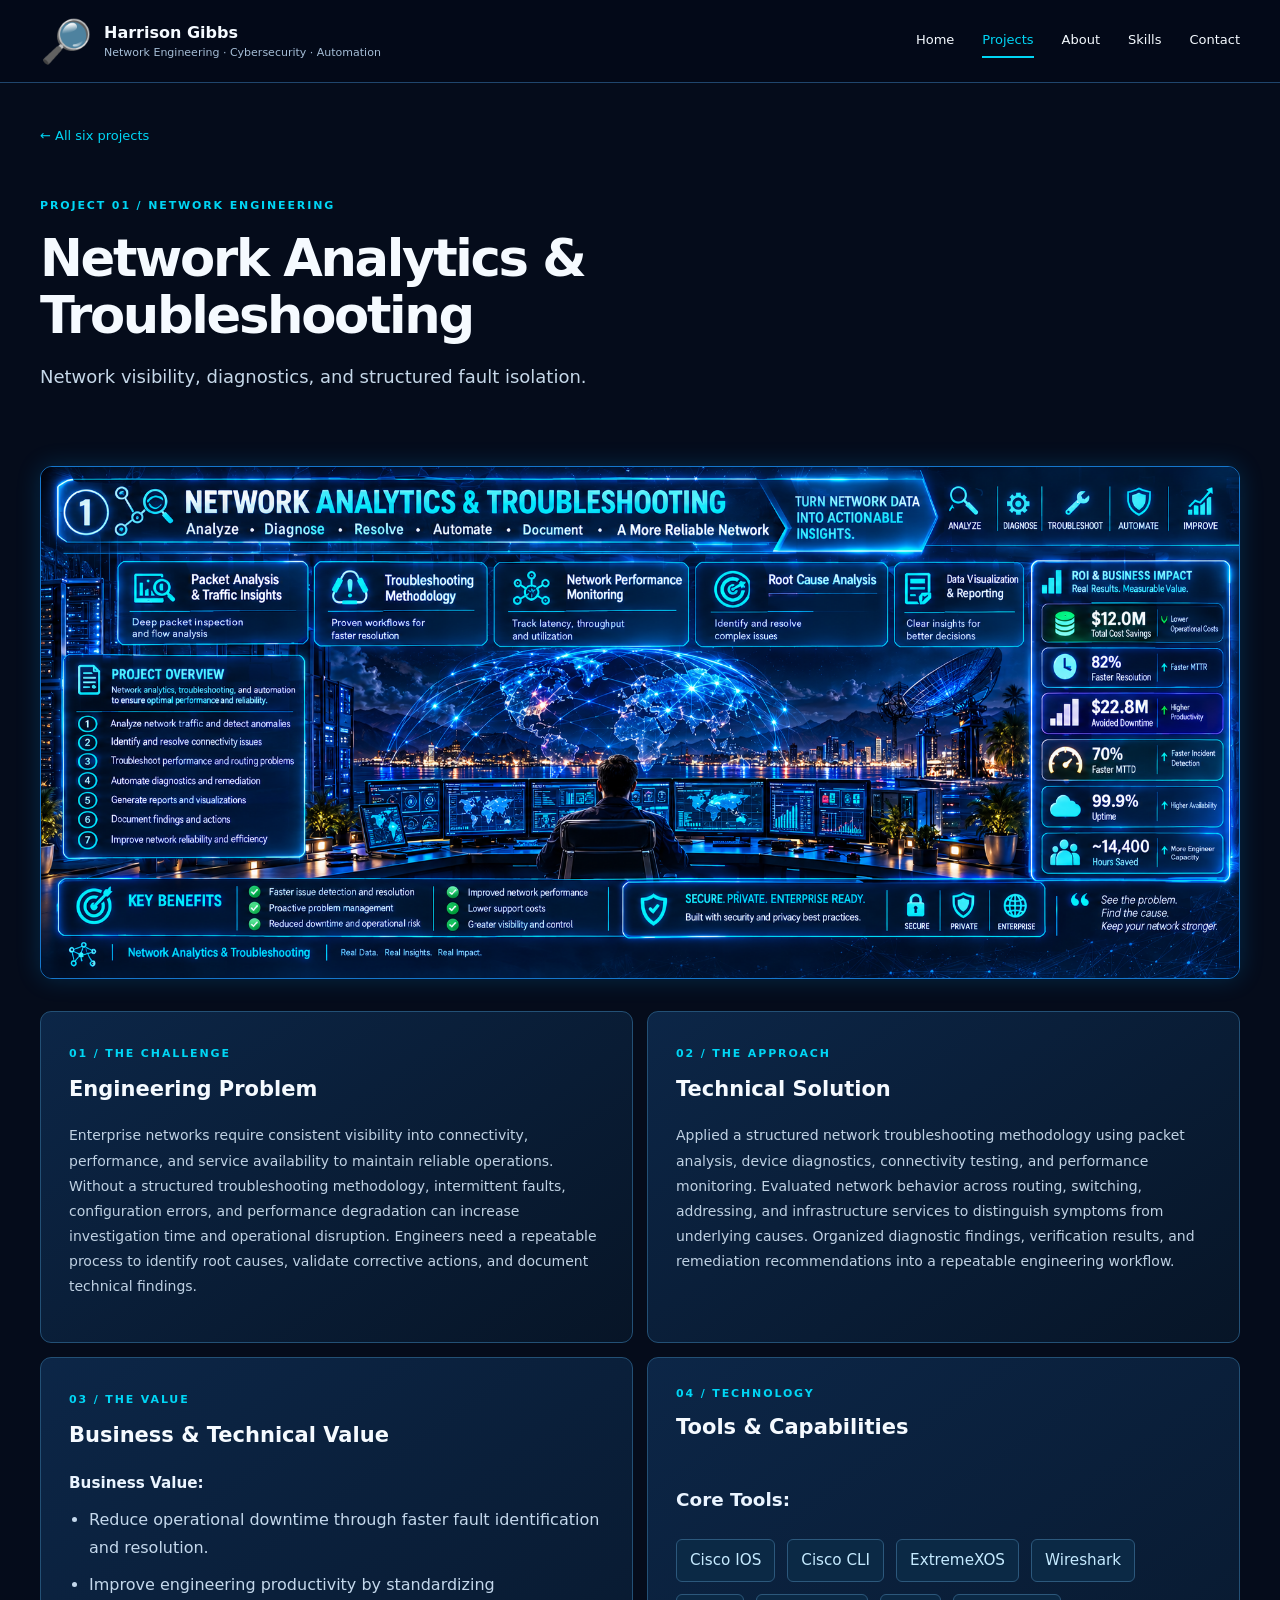
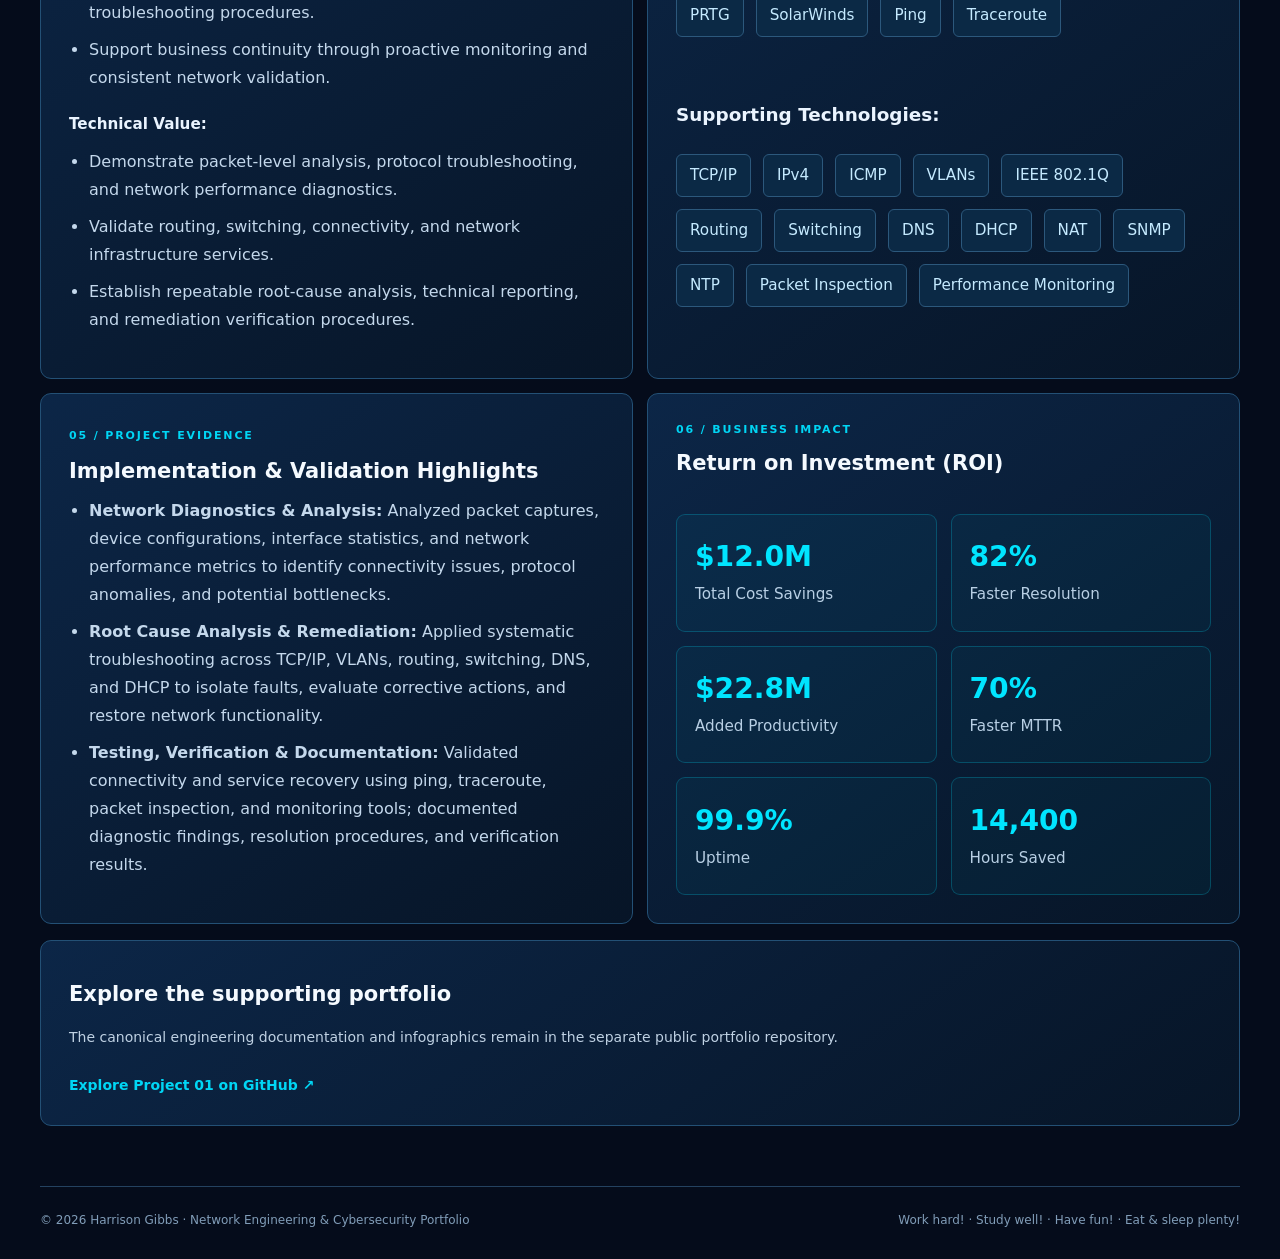
<file: projects/project-01.html>
<!DOCTYPE html>
<html lang="en">

<head>
    <meta charset="utf-8"/>
    <meta content="width=device-width,initial-scale=1" name="viewport"/>
    <meta content="#050b19" name="theme-color"/>
    <meta content="no-referrer" name="referrer"/>
    <meta content="Network visibility, diagnostics, and structured fault isolation." name="description"/>
    <meta content="default-src 'none'; script-src 'none'; style-src 'self'; img-src 'self'; font-src 'none'; connect-src 'none'; media-src 'none'; object-src 'none'; frame-src 'none'; worker-src 'none'; manifest-src 'none'; base-uri 'none'; form-action 'none'; upgrade-insecure-requests" http-equiv="Content-Security-Policy"/>

    <title>Network Analytics &amp; Troubleshooting | Engineering Portfolio</title>
    <link href="../style.css" rel="stylesheet"/>
</head>

<body>

    <a class="skip" href="#main">Skip to content</a>

    <!-- ==========================================
         SITE HEADER & NAVIGATION
         ========================================== -->

    <header>
        <div class="wrap nav">

            <a class="brand" href="../index.html">
                <b class="logo">🔎</b>

                <span>
                    <strong>Harrison Gibbs</strong>
                    <small>Network Engineering · Cybersecurity · Automation</small>
                </span>
            </a>

            <nav aria-label="Main navigation">
                <a href="../index.html">Home</a>
                <a aria-current="page" href="../projects.html">Projects</a>
                <a href="../about.html">About</a>
                <a href="../skills.html">Skills</a>
                <a href="../contact.html">Contact</a>
            </nav>

        </div>
    </header>

    <!-- ==========================================
         PROJECT 01 — MAIN CONTENT
         ========================================== -->

    <main class="wrap detail" id="main">

        <a class="back-link" href="../projects.html">← All six projects</a>

        <div class="detail-head">

            <span class="eyebrow">PROJECT 01 / NETWORK ENGINEERING</span>

            <h1>Network Analytics &amp; Troubleshooting</h1>

            <p class="detail-lede">
                Network visibility, diagnostics, and structured fault isolation.
            </p>

        </div>

        <!-- ==========================================
             PROJECT 01 — HERO INFOGRAPHIC
             ========================================== -->

        <figure class="project-hero-art">

            <img
                alt="Project 1 cinematic midnight-blue portfolio overview infographic"
                decoding="async"
                height="819"
                loading="eager"
                src="../assets/project-01.svg"
                width="1920"
            />

        </figure>

        <!-- ==========================================
             PROJECT 01 — SIX ENGINEERING SECTIONS
             ========================================== -->

        <div class="detail-grid project-detail-expanded">

            <!-- 01 — ENGINEERING PROBLEM -->

            <section class="detail-panel">

                <span class="eyebrow">01 / THE CHALLENGE</span>

                <h2>Engineering Problem</h2>

                <p>
                    Enterprise networks require consistent visibility into
                    connectivity, performance, and service availability to
                    maintain reliable operations. Without a structured
                    troubleshooting methodology, intermittent faults,
                    configuration errors, and performance degradation can
                    increase investigation time and operational disruption.
                    Engineers need a repeatable process to identify root
                    causes, validate corrective actions, and document
                    technical findings.
                </p>

            </section>

            <!-- 02 — TECHNICAL SOLUTION -->

            <section class="detail-panel">

                <span class="eyebrow">02 / THE APPROACH</span>

                <h2>Technical Solution</h2>

                <p>
                    Applied a structured network troubleshooting methodology
                    using packet analysis, device diagnostics, connectivity
                    testing, and performance monitoring. Evaluated network
                    behavior across routing, switching, addressing, and
                    infrastructure services to distinguish symptoms from
                    underlying causes. Organized diagnostic findings,
                    verification results, and remediation recommendations
                    into a repeatable engineering workflow.
                </p>

            </section>

            <!-- 03 — BUSINESS & TECHNICAL VALUE -->

            <section class="detail-panel">

                <span class="eyebrow">03 / THE VALUE</span>

                <h2>Business &amp; Technical Value</h2>

                <h3>Business Value:</h3>

                <ul>
                    <li>
                        Reduce operational downtime through faster fault
                        identification and resolution.
                    </li>

                    <li>
                        Improve engineering productivity by standardizing
                        troubleshooting procedures.
                    </li>

                    <li>
                        Support business continuity through proactive
                        monitoring and consistent network validation.
                    </li>
                </ul>

                <h3>Technical Value:</h3>

                <ul>
                    <li>
                        Demonstrate packet-level analysis, protocol
                        troubleshooting, and network performance diagnostics.
                    </li>

                    <li>
                        Validate routing, switching, connectivity, and
                        network infrastructure services.
                    </li>

                    <li>
                        Establish repeatable root-cause analysis,
                        technical reporting, and remediation
                        verification procedures.
                    </li>
                </ul>

            </section>

            <!-- 04 — TOOLS & CAPABILITIES -->

            <section class="detail-panel">

                <span class="eyebrow">04 / TECHNOLOGY</span>

                <h2>Tools &amp; Capabilities</h2>

                <h3>Core Tools:</h3>

                <div class="tool-tags">
                    <span>Cisco IOS</span>
                    <span>Cisco CLI</span>
                    <span>ExtremeXOS</span>
                    <span>Wireshark</span>
                    <span>PRTG</span>
                    <span>SolarWinds</span>
                    <span>Ping</span>
                    <span>Traceroute</span>
                </div>

                <h3>Supporting Technologies:</h3>

                <div class="tool-tags">
                    <span>TCP/IP</span>
                    <span>IPv4</span>
                    <span>ICMP</span>
                    <span>VLANs</span>
                    <span>IEEE 802.1Q</span>
                    <span>Routing</span>
                    <span>Switching</span>
                    <span>DNS</span>
                    <span>DHCP</span>
                    <span>NAT</span>
                    <span>SNMP</span>
                    <span>NTP</span>
                    <span>Packet Inspection</span>
                    <span>Performance Monitoring</span>
                </div>

            </section>

           
<!-- 05 — IMPLEMENTATION & VALIDATION -->

            <section class="detail-panel">

                <span class="eyebrow">05 / PROJECT EVIDENCE</span>

                <h2>Implementation &amp; Validation Highlights</h2>

                <ul>
                    <li>
                        <strong>Network Diagnostics &amp; Analysis:</strong>
                        Analyzed packet captures, device configurations,
                        interface statistics, and network performance metrics
                        to identify connectivity issues, protocol anomalies,
                        and potential bottlenecks.
                    </li>

                    <li>
                        <strong>Root Cause Analysis &amp; Remediation:</strong>
                        Applied systematic troubleshooting across TCP/IP,
                        VLANs, routing, switching, DNS, and DHCP to isolate
                        faults, evaluate corrective actions, and restore
                        network functionality.
                    </li>

                    <li>
                        <strong>Testing, Verification &amp; Documentation:</strong>
                        Validated connectivity and service recovery using
                        ping, traceroute, packet inspection, and monitoring
                        tools; documented diagnostic findings, resolution
                        procedures, and verification results.
                    </li>
                </ul>

            </section>


            <!-- 06 — RETURN ON INVESTMENT -->

            <section class="detail-panel">

                <span class="eyebrow">06 / BUSINESS IMPACT</span>

                <h2>Return on Investment (ROI)</h2>

                <div class="project-roi-grid">

                    <div class="project-roi-metric">
                        <strong>$12.0M</strong>
                        <span>Total Cost Savings</span>
                    </div>

                    <div class="project-roi-metric">
                        <strong>82%</strong>
                        <span>Faster Resolution</span>
                    </div>

                    <div class="project-roi-metric">
                        <strong>$22.8M</strong>
                        <span>Added Productivity</span>
                    </div>

                    <div class="project-roi-metric">
                        <strong>70%</strong>
                        <span>Faster MTTR</span>
                    </div>

                    <div class="project-roi-metric">
                        <strong>99.9%</strong>
                        <span>Uptime</span>
                    </div>

                    <div class="project-roi-metric">
                        <strong>14,400</strong>
                        <span>Hours Saved</span>
                    </div>

                </div>

            </section>

        </div>

        <!-- ==========================================
             PROJECT 01 — FULL CLICKABLE GITHUB PANEL
             ========================================== -->

        <a
            class="detail-cta portfolio-cta-link"
            href="https://github.com/TechZen9001/HG_Engineering_Projects_Portfolio_Public/tree/main/1.%20Network%20Analytics%20%26%20Troubleshooting"
            target="_blank"
            rel="noopener noreferrer"
            aria-label="Explore Project 01 on GitHub (opens in new tab)"
        >

            <h2>Explore the supporting portfolio</h2>

            <p>
                The canonical engineering documentation and infographics
                remain in the separate public portfolio repository.
            </p>

            <span class="portfolio-cta-action">
                Explore Project 01 on GitHub ↗
            </span>

        </a>

    </main>

    <!-- ==========================================
         SITE FOOTER
         ========================================== -->

    <footer class="wrap">
        <span>© 2026 Harrison Gibbs · Network Engineering &amp; Cybersecurity Portfolio</span>
        <span>Work hard! · Study well! · Have fun! · Eat &amp; sleep plenty!</span>
    </footer>

</body>

</html>
</file>
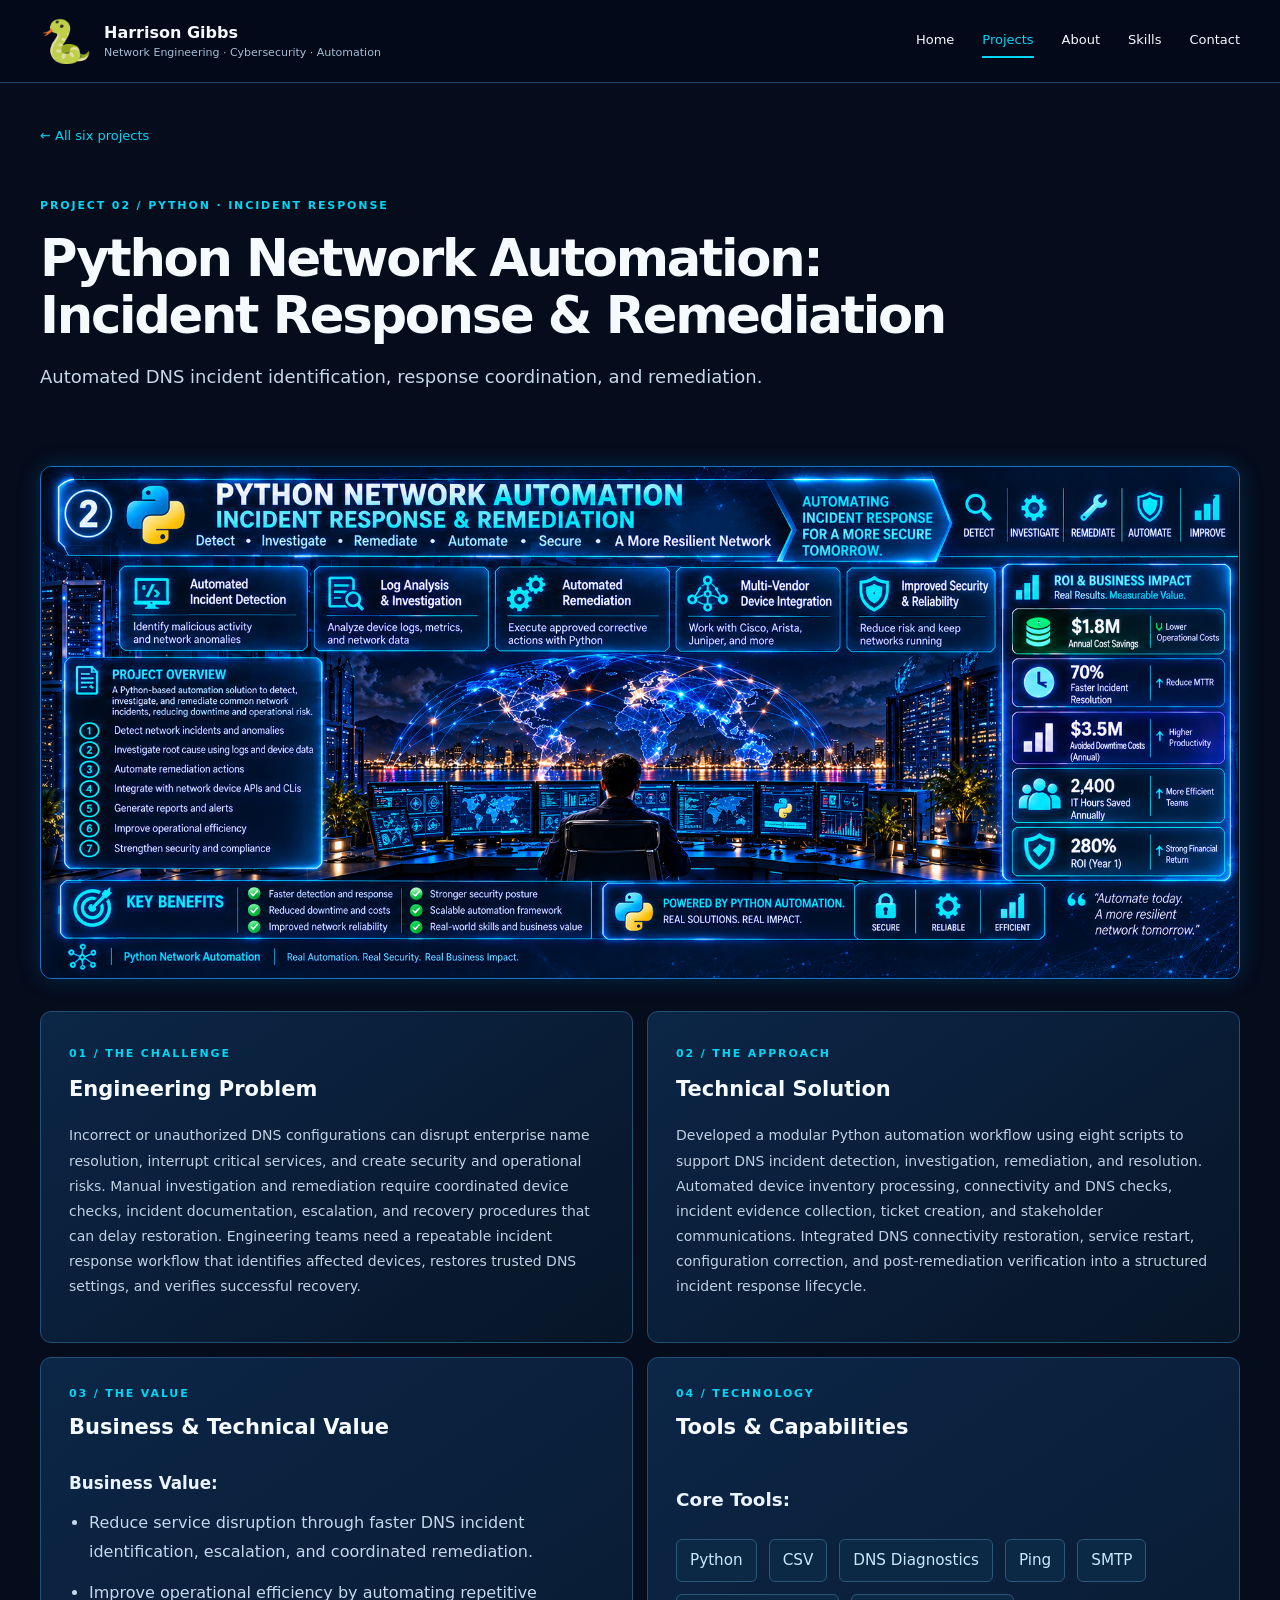
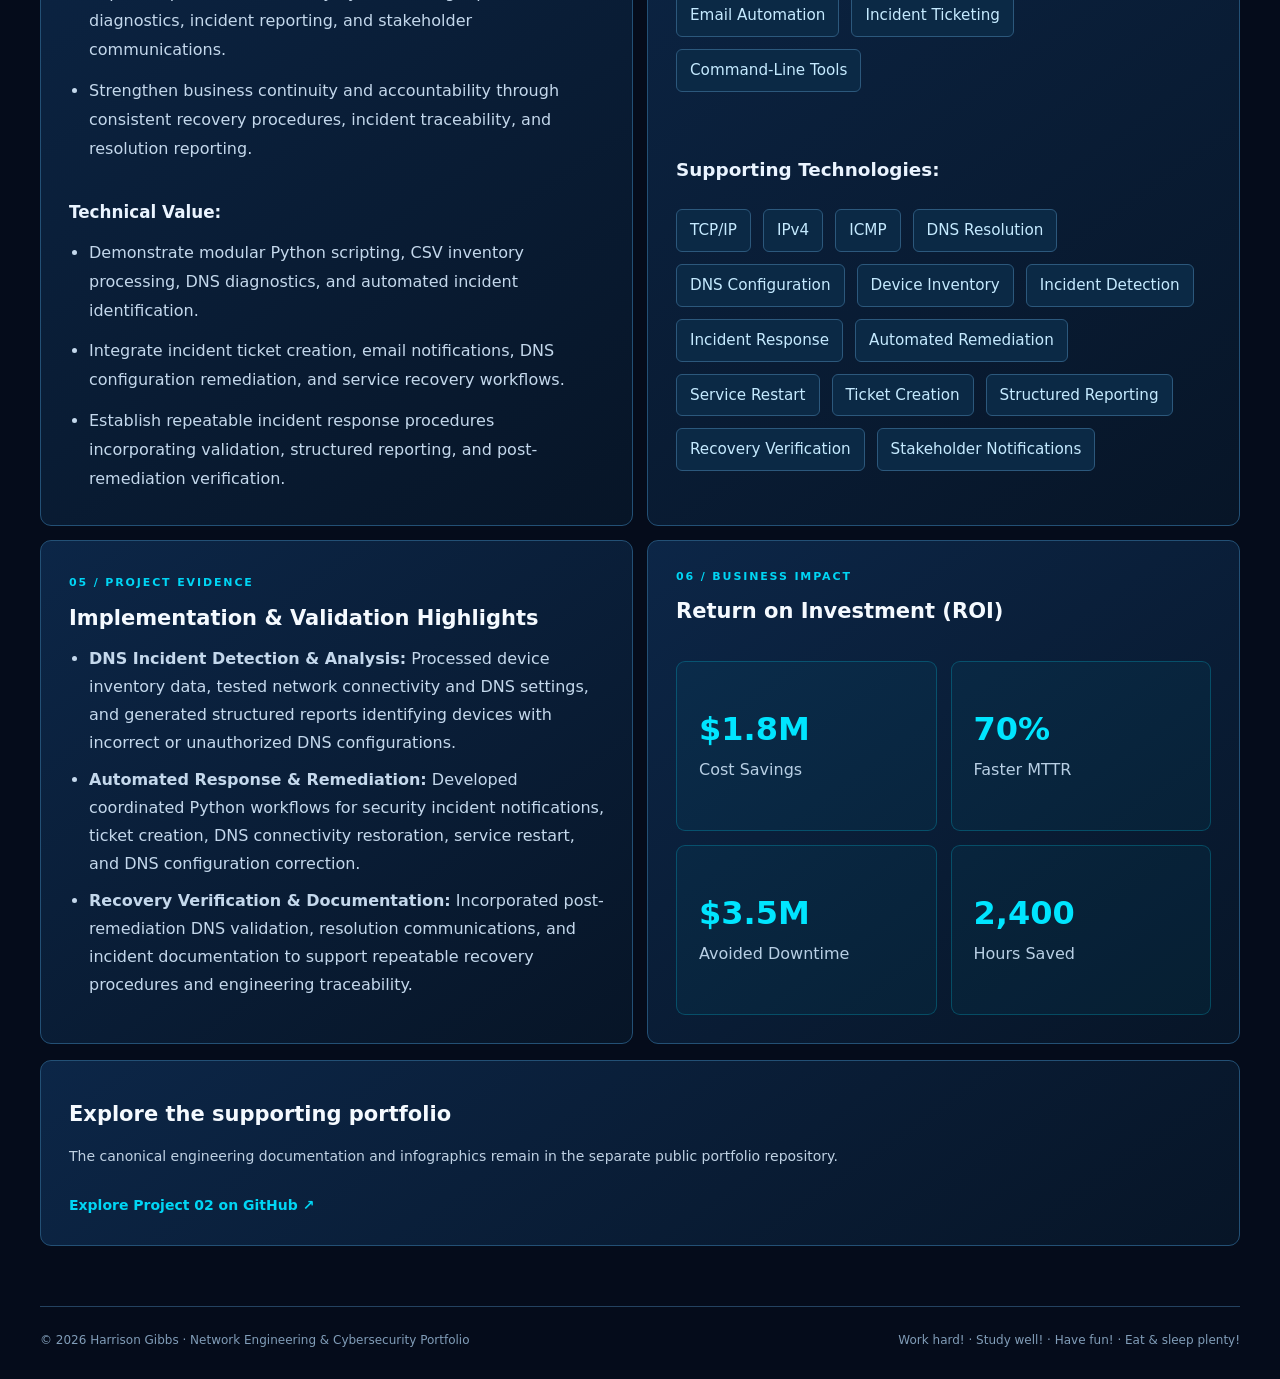
<file: projects/project-02.html>
<!DOCTYPE html>
<html lang="en">

<head>
    <meta charset="utf-8"/>
    <meta content="width=device-width,initial-scale=1" name="viewport"/>
    <meta content="#050b19" name="theme-color"/>
    <meta content="no-referrer" name="referrer"/>
    <meta content="Automated DNS incident identification, response coordination, and remediation." name="description"/>
    <meta content="default-src 'none'; script-src 'none'; style-src 'self'; img-src 'self'; font-src 'none'; connect-src 'none'; media-src 'none'; object-src 'none'; frame-src 'none'; worker-src 'none'; manifest-src 'none'; base-uri 'none'; form-action 'none'; upgrade-insecure-requests" http-equiv="Content-Security-Policy"/>

    <title>Python Network Automation: Incident Response &amp; Remediation | Engineering Portfolio</title>
    <link href="../style.css" rel="stylesheet"/>
</head>

<body>

    <a class="skip" href="#main">Skip to content</a>

    <!-- ==========================================
         SITE HEADER & NAVIGATION
         ========================================== -->

    <header>
        <div class="wrap nav">

            <a class="brand" href="../index.html">
                <b class="logo">🐍</b>

                <span>
                    <strong>Harrison Gibbs</strong>
                    <small>Network Engineering · Cybersecurity · Automation</small>
                </span>
            </a>

            <nav aria-label="Main navigation">
                <a href="../index.html">Home</a>
                <a aria-current="page" href="../projects.html">Projects</a>
                <a href="../about.html">About</a>
                <a href="../skills.html">Skills</a>
                <a href="../contact.html">Contact</a>
            </nav>

        </div>
    </header>

    <!-- ==========================================
         PROJECT 02 — MAIN CONTENT
         ========================================== -->

    <main class="wrap detail" id="main">

        <a class="back-link" href="../projects.html">← All six projects</a>

        <div class="detail-head">

            <span class="eyebrow">PROJECT 02 / PYTHON · INCIDENT RESPONSE</span>

            <h1>Python Network Automation: Incident Response &amp; Remediation</h1>

            <p class="detail-lede">
                Automated DNS incident identification, response coordination,
                and remediation.
            </p>

        </div>

        <!-- ==========================================
             PROJECT 02 — HERO INFOGRAPHIC
             ========================================== -->

        <figure class="project-hero-art">

            <img
                alt="Project 2 cinematic midnight-blue portfolio overview infographic"
                decoding="async"
                height="820"
                loading="eager"
                src="../assets/project-02.svg"
                width="1919"
            />

        </figure>

        <!-- ==========================================
             PROJECT 02 — SIX ENGINEERING SECTIONS
             ========================================== -->

        <div class="detail-grid project-detail-expanded">

            <!-- 01 — ENGINEERING PROBLEM -->

            <section class="detail-panel">

                <span class="eyebrow">01 / THE CHALLENGE</span>

                <h2>Engineering Problem</h2>

                <p>
                    Incorrect or unauthorized DNS configurations can disrupt
                    enterprise name resolution, interrupt critical services,
                    and create security and operational risks. Manual
                    investigation and remediation require coordinated device
                    checks, incident documentation, escalation, and recovery
                    procedures that can delay restoration. Engineering teams
                    need a repeatable incident response workflow that
                    identifies affected devices, restores trusted DNS
                    settings, and verifies successful recovery.
                </p>

            </section>

            <!-- 02 — TECHNICAL SOLUTION -->

            <section class="detail-panel">

                <span class="eyebrow">02 / THE APPROACH</span>

                <h2>Technical Solution</h2>

                <p>
                    Developed a modular Python automation workflow using
                    eight scripts to support DNS incident detection,
                    investigation, remediation, and resolution. Automated
                    device inventory processing, connectivity and DNS
                    checks, incident evidence collection, ticket creation,
                    and stakeholder communications. Integrated DNS
                    connectivity restoration, service restart, configuration
                    correction, and post-remediation verification into a
                    structured incident response lifecycle.
                </p>

            </section>

            <!-- 03 — BUSINESS & TECHNICAL VALUE -->

            <section class="detail-panel project-value-balanced">

                <span class="eyebrow">03 / THE VALUE</span>

                <h2>Business &amp; Technical Value</h2>

                <div class="project-value-groups">

                    <div class="project-value-group">

                        <h3>Business Value:</h3>

                        <ul>
                            <li>
                                Reduce service disruption through faster
                                DNS incident identification, escalation,
                                and coordinated remediation.
                            </li>

                            <li>
                                Improve operational efficiency by
                                automating repetitive diagnostics,
                                incident reporting, and stakeholder
                                communications.
                            </li>

                            <li>
                                Strengthen business continuity and
                                accountability through consistent
                                recovery procedures, incident
                                traceability, and resolution reporting.
                            </li>
                        </ul>

                    </div>

                    <div class="project-value-group">

                        <h3>Technical Value:</h3>

                        <ul>
                            <li>
                                Demonstrate modular Python scripting,
                                CSV inventory processing, DNS diagnostics,
                                and automated incident identification.
                            </li>

                            <li>
                                Integrate incident ticket creation,
                                email notifications, DNS configuration
                                remediation, and service recovery workflows.
                            </li>

                            <li>
                                Establish repeatable incident response
                                procedures incorporating validation,
                                structured reporting, and
                                post-remediation verification.
                            </li>
                        </ul>

                    </div>

                </div>

            </section>

            <!-- 04 — TOOLS & CAPABILITIES -->

            <section class="detail-panel">

                <span class="eyebrow">04 / TECHNOLOGY</span>

                <h2>Tools &amp; Capabilities</h2>

                <h3>Core Tools:</h3>

                <div class="tool-tags">
                    <span>Python</span>
                    <span>CSV</span>
                    <span>DNS Diagnostics</span>
                    <span>Ping</span>
                    <span>SMTP</span>
                    <span>Email Automation</span>
                    <span>Incident Ticketing</span>
                    <span>Command-Line Tools</span>
                </div>

                <h3>Supporting Technologies:</h3>

                <div class="tool-tags">
                    <span>TCP/IP</span>
                    <span>IPv4</span>
                    <span>ICMP</span>
                    <span>DNS Resolution</span>
                    <span>DNS Configuration</span>
                    <span>Device Inventory</span>
                    <span>Incident Detection</span>
                    <span>Incident Response</span>
                    <span>Automated Remediation</span>
                    <span>Service Restart</span>
                    <span>Ticket Creation</span>
                    <span>Structured Reporting</span>
                    <span>Recovery Verification</span>
                    <span>Stakeholder Notifications</span>
                </div>

            </section>

            <!-- 05 — IMPLEMENTATION & VALIDATION -->

            <section class="detail-panel">

                <span class="eyebrow">05 / PROJECT EVIDENCE</span>

                <h2>Implementation &amp; Validation Highlights</h2>

                <ul>
                    <li>
                        <strong>DNS Incident Detection &amp; Analysis:</strong>
                        Processed device inventory data, tested network
                        connectivity and DNS settings, and generated
                        structured reports identifying devices with
                        incorrect or unauthorized DNS configurations.
                    </li>

                    <li>
                        <strong>Automated Response &amp; Remediation:</strong>
                        Developed coordinated Python workflows for
                        security incident notifications, ticket
                        creation, DNS connectivity restoration,
                        service restart, and DNS configuration correction.
                    </li>

                    <li>
                        <strong>Recovery Verification &amp; Documentation:</strong>
                        Incorporated post-remediation DNS validation,
                        resolution communications, and incident
                        documentation to support repeatable recovery
                        procedures and engineering traceability.
                    </li>
                </ul>

            </section>

            <!-- 06 — RETURN ON INVESTMENT -->

            <section class="detail-panel">

                <span class="eyebrow">06 / BUSINESS IMPACT</span>

                <h2>Return on Investment (ROI)</h2>

                <div class="project-roi-grid project-roi-four">

                    <div class="project-roi-metric">
                        <strong>$1.8M</strong>
                        <span>Cost Savings</span>
                    </div>

                    <div class="project-roi-metric">
                        <strong>70%</strong>
                        <span>Faster MTTR</span>
                    </div>

                    <div class="project-roi-metric">
                        <strong>$3.5M</strong>
                        <span>Avoided Downtime</span>
                    </div>

                    <div class="project-roi-metric">
                        <strong>2,400</strong>
                        <span>Hours Saved</span>
                    </div>

                </div>

            </section>

        </div>

        <!-- ==========================================
             PROJECT 02 — FULL CLICKABLE GITHUB PANEL
             ========================================== -->

        <a
            class="detail-cta portfolio-cta-link"
            href="https://github.com/TechZen9001/HG_Engineering_Projects_Portfolio_Public/tree/main/2.%20Python%3A%20Network%20Automation%20-%20Incident%20Response%20%26%20Remediation"
            target="_blank"
            rel="noopener noreferrer"
            aria-label="Explore Project 02 on GitHub (opens in new tab)"
        >

            <h2>Explore the supporting portfolio</h2>

            <p>
                The canonical engineering documentation and infographics
                remain in the separate public portfolio repository.
            </p>

            <span class="portfolio-cta-action">
                Explore Project 02 on GitHub ↗
            </span>

        </a>

    </main>

    <!-- ==========================================
         SITE FOOTER
         ========================================== -->

    <footer class="wrap">
        <span>© 2026 Harrison Gibbs · Network Engineering &amp; Cybersecurity Portfolio</span>
        <span>Work hard! · Study well! · Have fun! · Eat &amp; sleep plenty!</span>
    </footer>

</body>

</html>
</file>
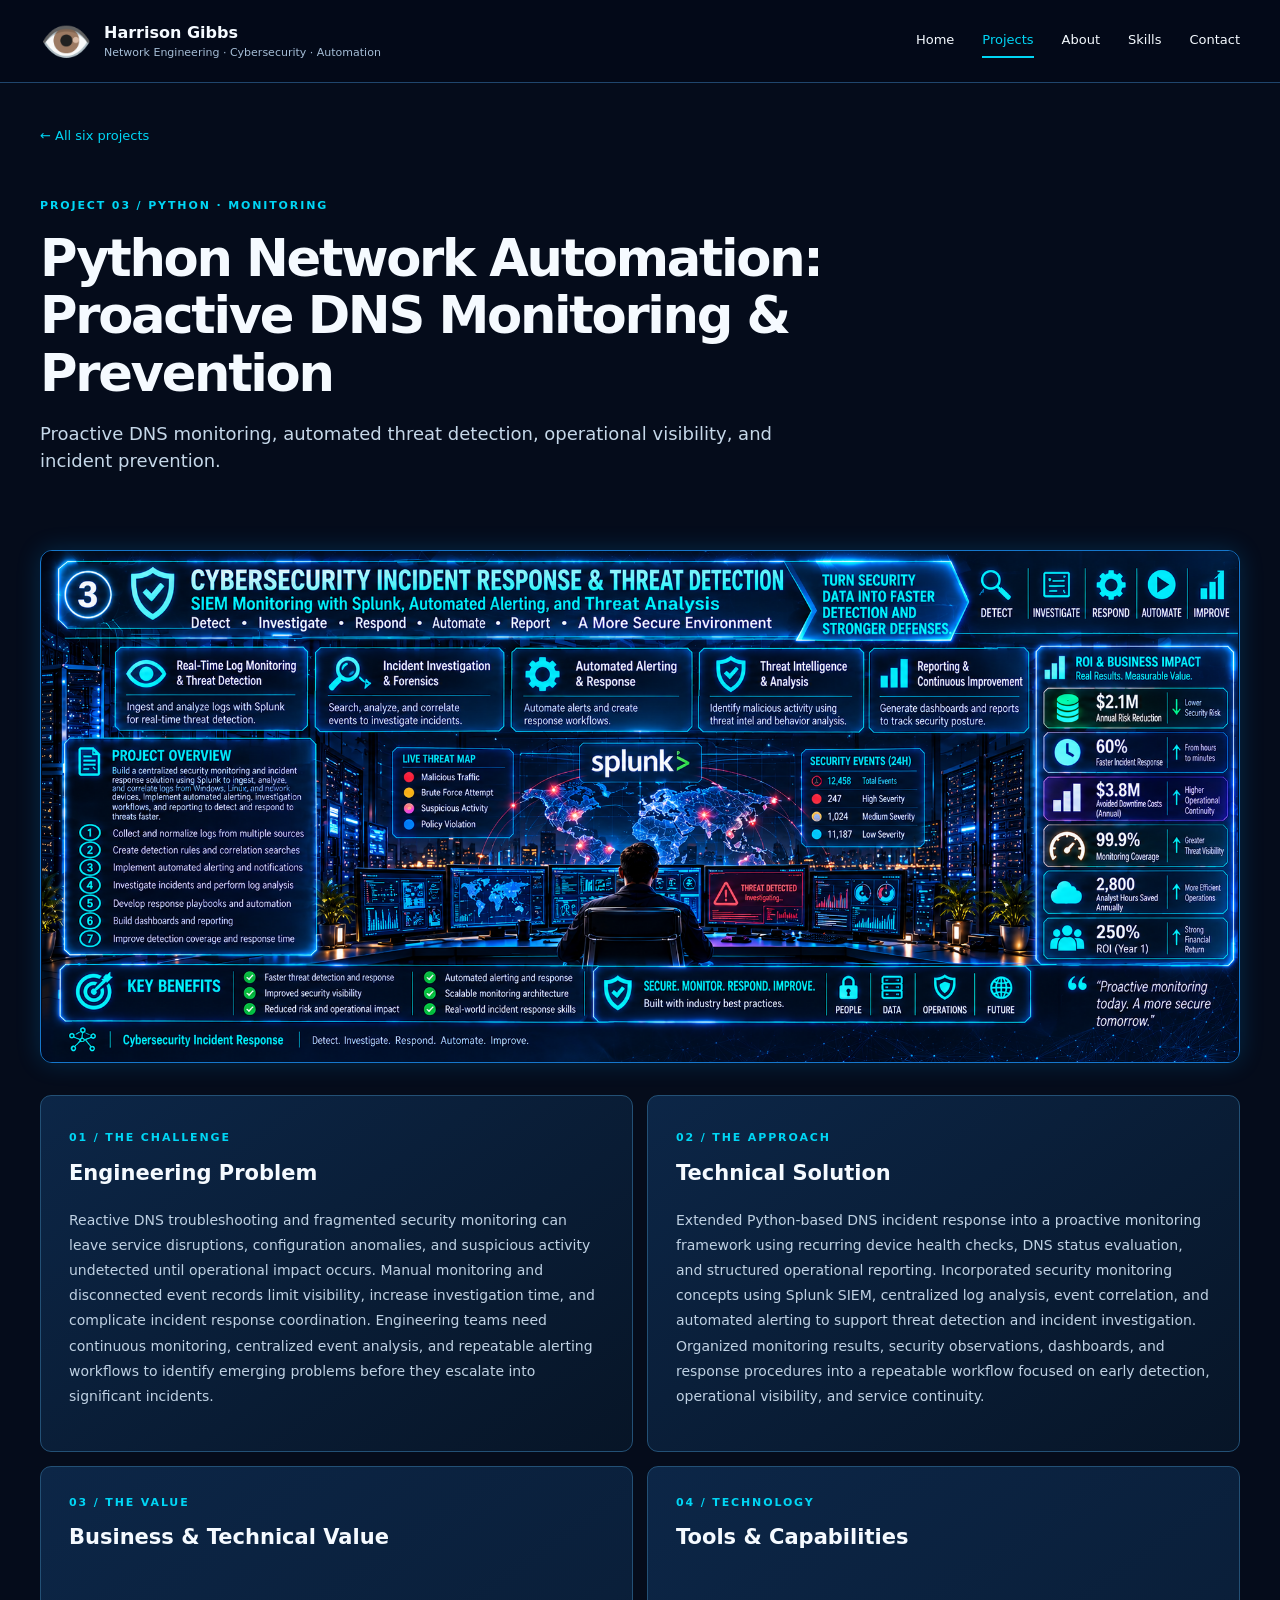
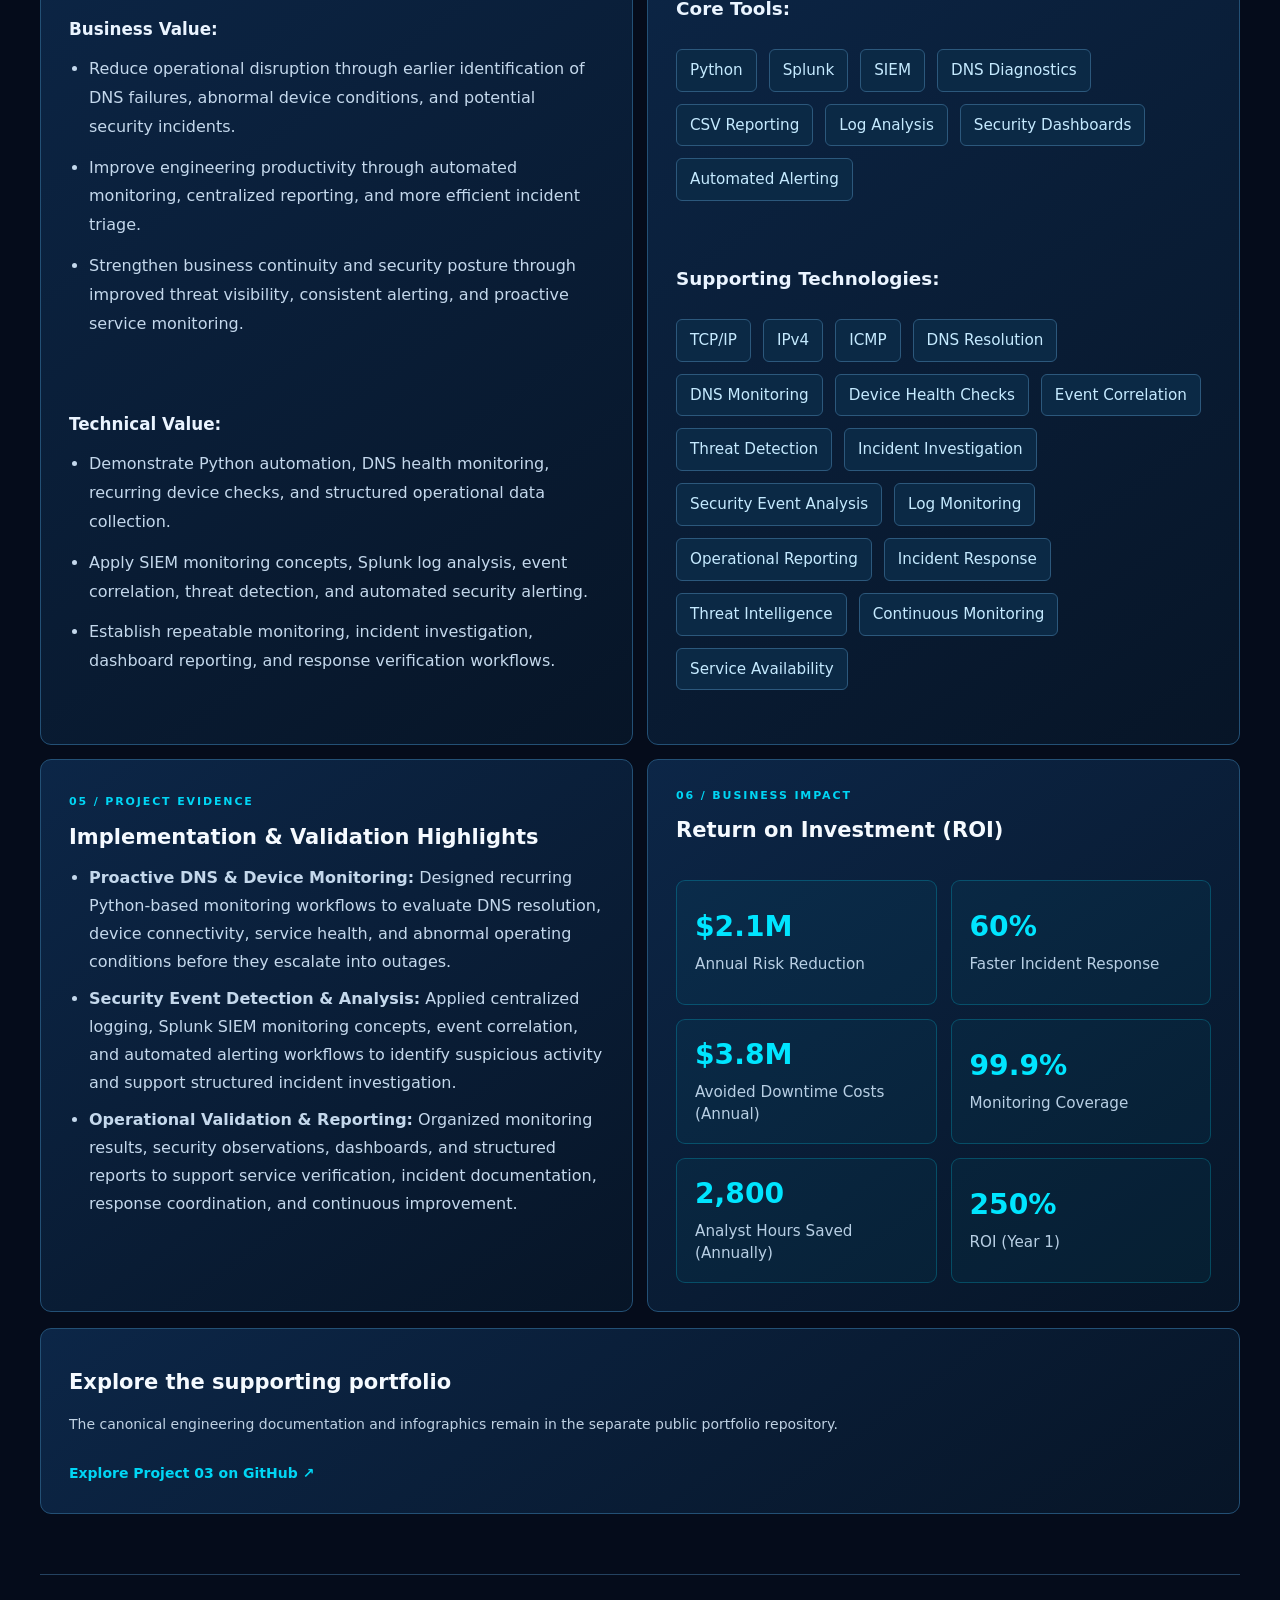
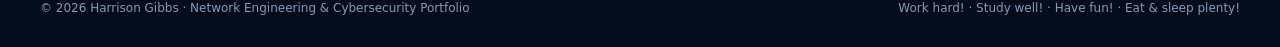
<file: projects/project-03.html>
<!DOCTYPE html>
<html lang="en">

<head>
    <meta charset="utf-8"/>
    <meta content="width=device-width,initial-scale=1" name="viewport"/>
    <meta content="#050b19" name="theme-color"/>
    <meta content="no-referrer" name="referrer"/>
    <meta content="Proactive DNS monitoring, cybersecurity threat detection, automated alerting, and incident response." name="description"/>
    <meta content="default-src 'none'; script-src 'none'; style-src 'self'; img-src 'self'; font-src 'none'; connect-src 'none'; media-src 'none'; object-src 'none'; frame-src 'none'; worker-src 'none'; manifest-src 'none'; base-uri 'none'; form-action 'none'; upgrade-insecure-requests" http-equiv="Content-Security-Policy"/>

    <title>Python Network Automation: Proactive DNS Monitoring &amp; Prevention | Engineering Portfolio</title>
    <link href="../style.css" rel="stylesheet"/>
</head>

<body>

    <a class="skip" href="#main">Skip to content</a>

    <!-- ==========================================
         SITE HEADER & NAVIGATION
         ========================================== -->

    <header>
        <div class="wrap nav">

            <a class="brand" href="../index.html">
                <b class="logo">👁️</b>

                <span>
                    <strong>Harrison Gibbs</strong>
                    <small>Network Engineering · Cybersecurity · Automation</small>
                </span>
            </a>

            <nav aria-label="Main navigation">
                <a href="../index.html">Home</a>
                <a aria-current="page" href="../projects.html">Projects</a>
                <a href="../about.html">About</a>
                <a href="../skills.html">Skills</a>
                <a href="../contact.html">Contact</a>
            </nav>

        </div>
    </header>

    <!-- ==========================================
         PROJECT 03 — MAIN CONTENT
         ========================================== -->

    <main class="wrap detail" id="main">

        <a class="back-link" href="../projects.html">← All six projects</a>

        <div class="detail-head">

            <span class="eyebrow">PROJECT 03 / PYTHON · MONITORING</span>

            <h1>Python Network Automation: Proactive DNS Monitoring &amp; Prevention</h1>

            <p class="detail-lede">
                Proactive DNS monitoring, automated threat detection,
                operational visibility, and incident prevention.
            </p>

        </div>

        <!-- ==========================================
             PROJECT 03 — HERO INFOGRAPHIC
             ========================================== -->

        <figure class="project-hero-art">

            <img
                alt="Project 3 cybersecurity monitoring, threat detection, and incident response infographic"
                decoding="async"
                height="820"
                loading="eager"
                src="../assets/project-03.svg"
                width="1918"
            />

        </figure>

        <!-- ==========================================
             PROJECT 03 — SIX ENGINEERING SECTIONS
             ========================================== -->

        <div class="detail-grid project-detail-expanded">

            <!-- 01 — ENGINEERING PROBLEM -->

            <section class="detail-panel">

                <span class="eyebrow">01 / THE CHALLENGE</span>

                <h2>Engineering Problem</h2>

                <p>
                    Reactive DNS troubleshooting and fragmented security
                    monitoring can leave service disruptions, configuration
                    anomalies, and suspicious activity undetected until
                    operational impact occurs. Manual monitoring and
                    disconnected event records limit visibility, increase
                    investigation time, and complicate incident response
                    coordination. Engineering teams need continuous
                    monitoring, centralized event analysis, and repeatable
                    alerting workflows to identify emerging problems
                    before they escalate into significant incidents.
                </p>

            </section>

            <!-- 02 — TECHNICAL SOLUTION -->

            <section class="detail-panel">

                <span class="eyebrow">02 / THE APPROACH</span>

                <h2>Technical Solution</h2>

                <p>
                    Extended Python-based DNS incident response into a
                    proactive monitoring framework using recurring device
                    health checks, DNS status evaluation, and structured
                    operational reporting. Incorporated security monitoring
                    concepts using Splunk SIEM, centralized log analysis,
                    event correlation, and automated alerting to support
                    threat detection and incident investigation. Organized
                    monitoring results, security observations, dashboards,
                    and response procedures into a repeatable workflow
                    focused on early detection, operational visibility,
                    and service continuity.
                </p>

            </section>

            <!-- 03 — BUSINESS & TECHNICAL VALUE -->

            <section class="detail-panel project-value-balanced">

                <span class="eyebrow">03 / THE VALUE</span>

                <h2>Business &amp; Technical Value</h2>

                <div class="project-value-groups">

                    <div class="project-value-group">

                        <h3>Business Value:</h3>

                        <ul>
                            <li>
                                Reduce operational disruption through
                                earlier identification of DNS failures,
                                abnormal device conditions, and
                                potential security incidents.
                            </li>

                            <li>
                                Improve engineering productivity
                                through automated monitoring,
                                centralized reporting, and
                                more efficient incident triage.
                            </li>

                            <li>
                                Strengthen business continuity
                                and security posture through
                                improved threat visibility,
                                consistent alerting, and
                                proactive service monitoring.
                            </li>
                        </ul>

                    </div>

                    <div class="project-value-group">

                        <h3>Technical Value:</h3>

                        <ul>
                            <li>
                                Demonstrate Python automation,
                                DNS health monitoring, recurring
                                device checks, and structured
                                operational data collection.
                            </li>

                            <li>
                                Apply SIEM monitoring concepts,
                                Splunk log analysis, event
                                correlation, threat detection,
                                and automated security alerting.
                            </li>

                            <li>
                                Establish repeatable monitoring,
                                incident investigation,
                                dashboard reporting, and
                                response verification workflows.
                            </li>
                        </ul>

                    </div>

                </div>

            </section>

            <!-- 04 — TOOLS & CAPABILITIES -->

            <section class="detail-panel">

                <span class="eyebrow">04 / TECHNOLOGY</span>

                <h2>Tools &amp; Capabilities</h2>

                <h3>Core Tools:</h3>

                <div class="tool-tags">
                    <span>Python</span>
                    <span>Splunk</span>
                    <span>SIEM</span>
                    <span>DNS Diagnostics</span>
                    <span>CSV Reporting</span>
                    <span>Log Analysis</span>
                    <span>Security Dashboards</span>
                    <span>Automated Alerting</span>
                </div>

                <h3>Supporting Technologies:</h3>

                <div class="tool-tags">
                    <span>TCP/IP</span>
                    <span>IPv4</span>
                    <span>ICMP</span>
                    <span>DNS Resolution</span>
                    <span>DNS Monitoring</span>
                    <span>Device Health Checks</span>
                    <span>Event Correlation</span>
                    <span>Threat Detection</span>
                    <span>Incident Investigation</span>
                    <span>Security Event Analysis</span>
                    <span>Log Monitoring</span>
                    <span>Operational Reporting</span>
                    <span>Incident Response</span>
                    <span>Threat Intelligence</span>
                    <span>Continuous Monitoring</span>
                    <span>Service Availability</span>
                </div>

            </section>

            <!-- 05 — IMPLEMENTATION & VALIDATION -->

            <section class="detail-panel">

                <span class="eyebrow">05 / PROJECT EVIDENCE</span>

                <h2>Implementation &amp; Validation Highlights</h2>

                <ul>
                    <li>
                        <strong>Proactive DNS &amp; Device Monitoring:</strong>
                        Designed recurring Python-based monitoring
                        workflows to evaluate DNS resolution,
                        device connectivity, service health,
                        and abnormal operating conditions
                        before they escalate into outages.
                    </li>

                    <li>
                        <strong>Security Event Detection &amp; Analysis:</strong>
                        Applied centralized logging, Splunk SIEM
                        monitoring concepts, event correlation,
                        and automated alerting workflows to
                        identify suspicious activity and
                        support structured incident investigation.
                    </li>

                    <li>
                        <strong>Operational Validation &amp; Reporting:</strong>
                        Organized monitoring results, security
                        observations, dashboards, and structured
                        reports to support service verification,
                        incident documentation, response
                        coordination, and continuous improvement.
                    </li>
                </ul>

            </section>

            <!-- 06 — RETURN ON INVESTMENT -->

            <section class="detail-panel">

                <span class="eyebrow">06 / BUSINESS IMPACT</span>

                <h2>Return on Investment (ROI)</h2>

                <div class="project-roi-grid">

                    <div class="project-roi-metric">
                        <strong>$2.1M</strong>
                        <span>Annual Risk Reduction</span>
                    </div>

                    <div class="project-roi-metric">
                        <strong>60%</strong>
                        <span>Faster Incident Response</span>
                    </div>

                    <div class="project-roi-metric">
                        <strong>$3.8M</strong>
                        <span>Avoided Downtime Costs (Annual)</span>
                    </div>

                    <div class="project-roi-metric">
                        <strong>99.9%</strong>
                        <span>Monitoring Coverage</span>
                    </div>

                    <div class="project-roi-metric">
                        <strong>2,800</strong>
                        <span>Analyst Hours Saved (Annually)</span>
                    </div>

                    <div class="project-roi-metric">
                        <strong>250%</strong>
                        <span>ROI (Year 1)</span>
                    </div>

                </div>

            </section>

        </div>

        <!-- ==========================================
             PROJECT 03 — FULL CLICKABLE GITHUB PANEL
             ========================================== -->

        <a
            class="detail-cta portfolio-cta-link"
            href="https://github.com/TechZen9001/HG_Engineering_Projects_Portfolio_Public/tree/main/3.%20Python%20Network%20Automation%3A%20Proactive%20DNS%20Monitoring%20%26%20Prevention"
            target="_blank"
            rel="noopener noreferrer"
            aria-label="Explore Project 03 on GitHub (opens in new tab)"
        >

            <h2>Explore the supporting portfolio</h2>

            <p>
                The canonical engineering documentation and infographics
                remain in the separate public portfolio repository.
            </p>

            <span class="portfolio-cta-action">
                Explore Project 03 on GitHub ↗
            </span>

        </a>

    </main>

    <!-- ==========================================
         SITE FOOTER
         ========================================== -->

    <footer class="wrap">
        <span>© 2026 Harrison Gibbs · Network Engineering &amp; Cybersecurity Portfolio</span>
        <span>Work hard! · Study well! · Have fun! · Eat &amp; sleep plenty!</span>
    </footer>

</body>

</html>
</file>
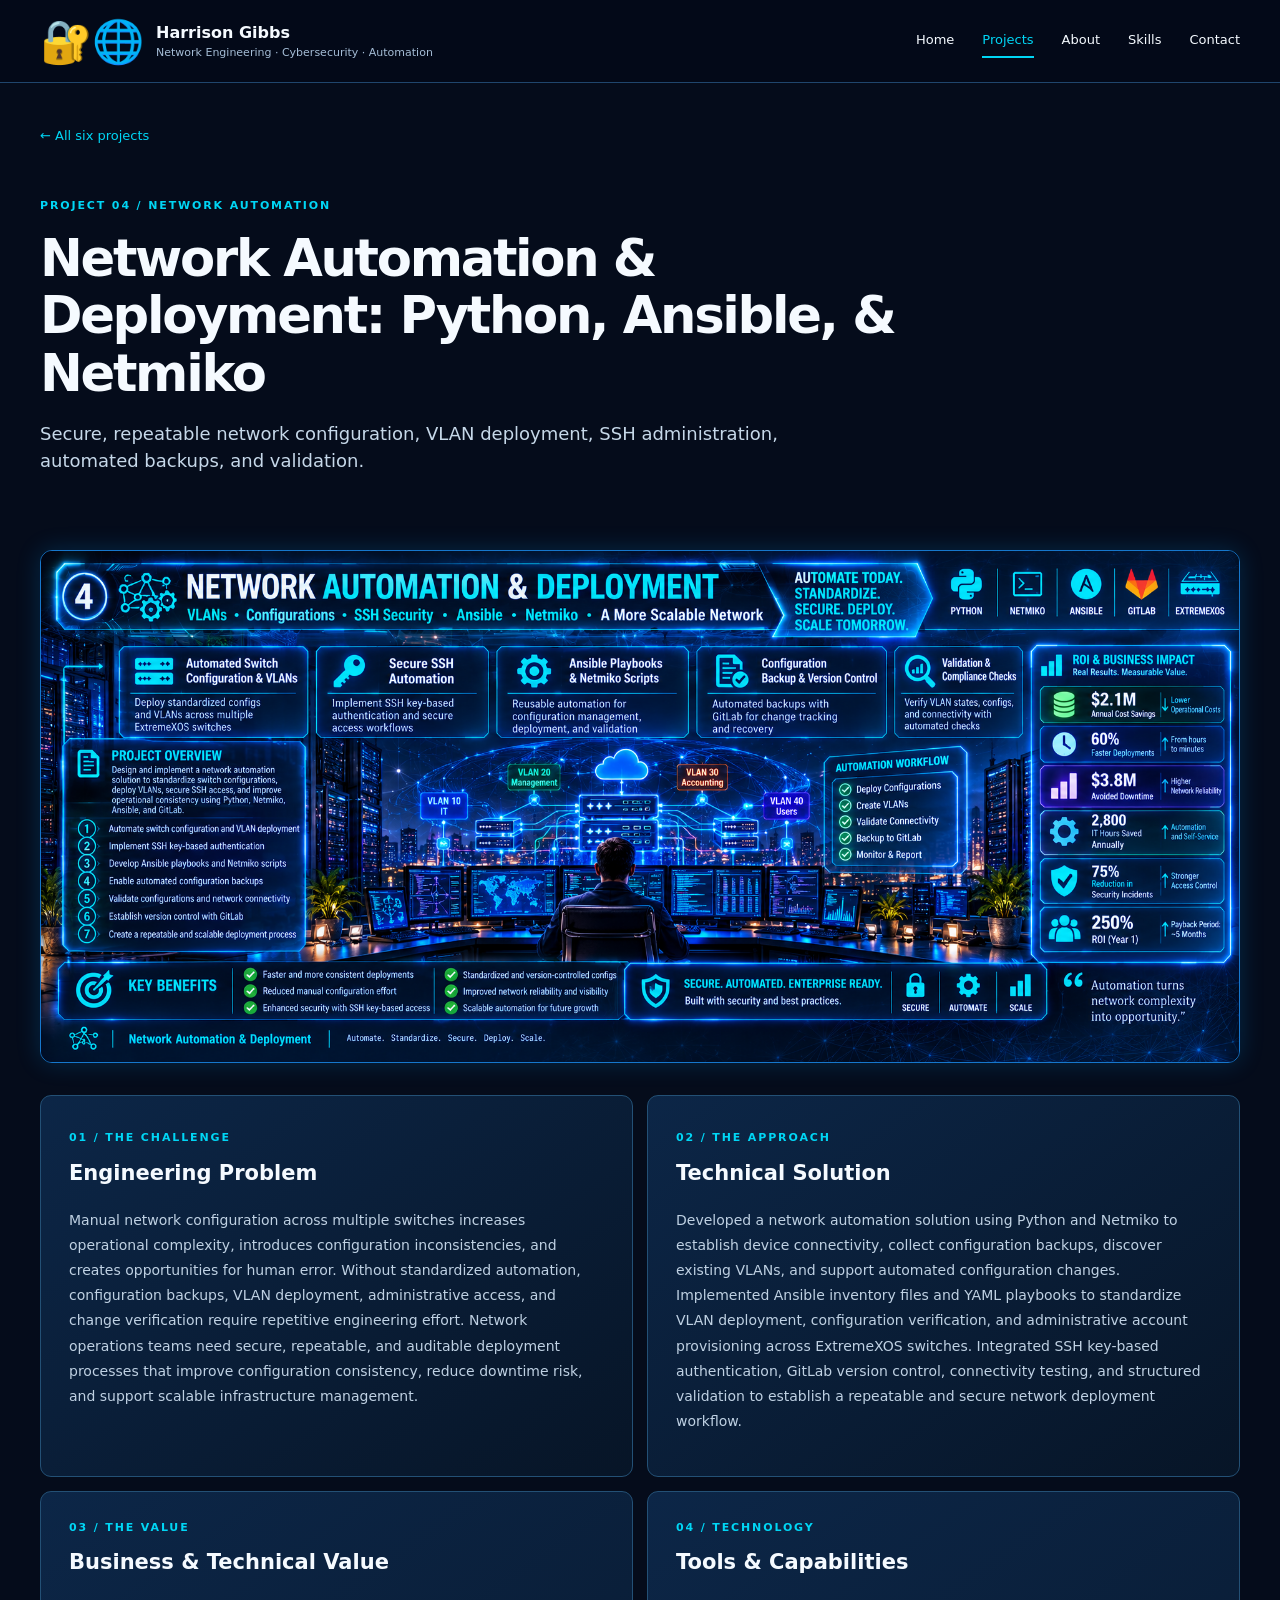
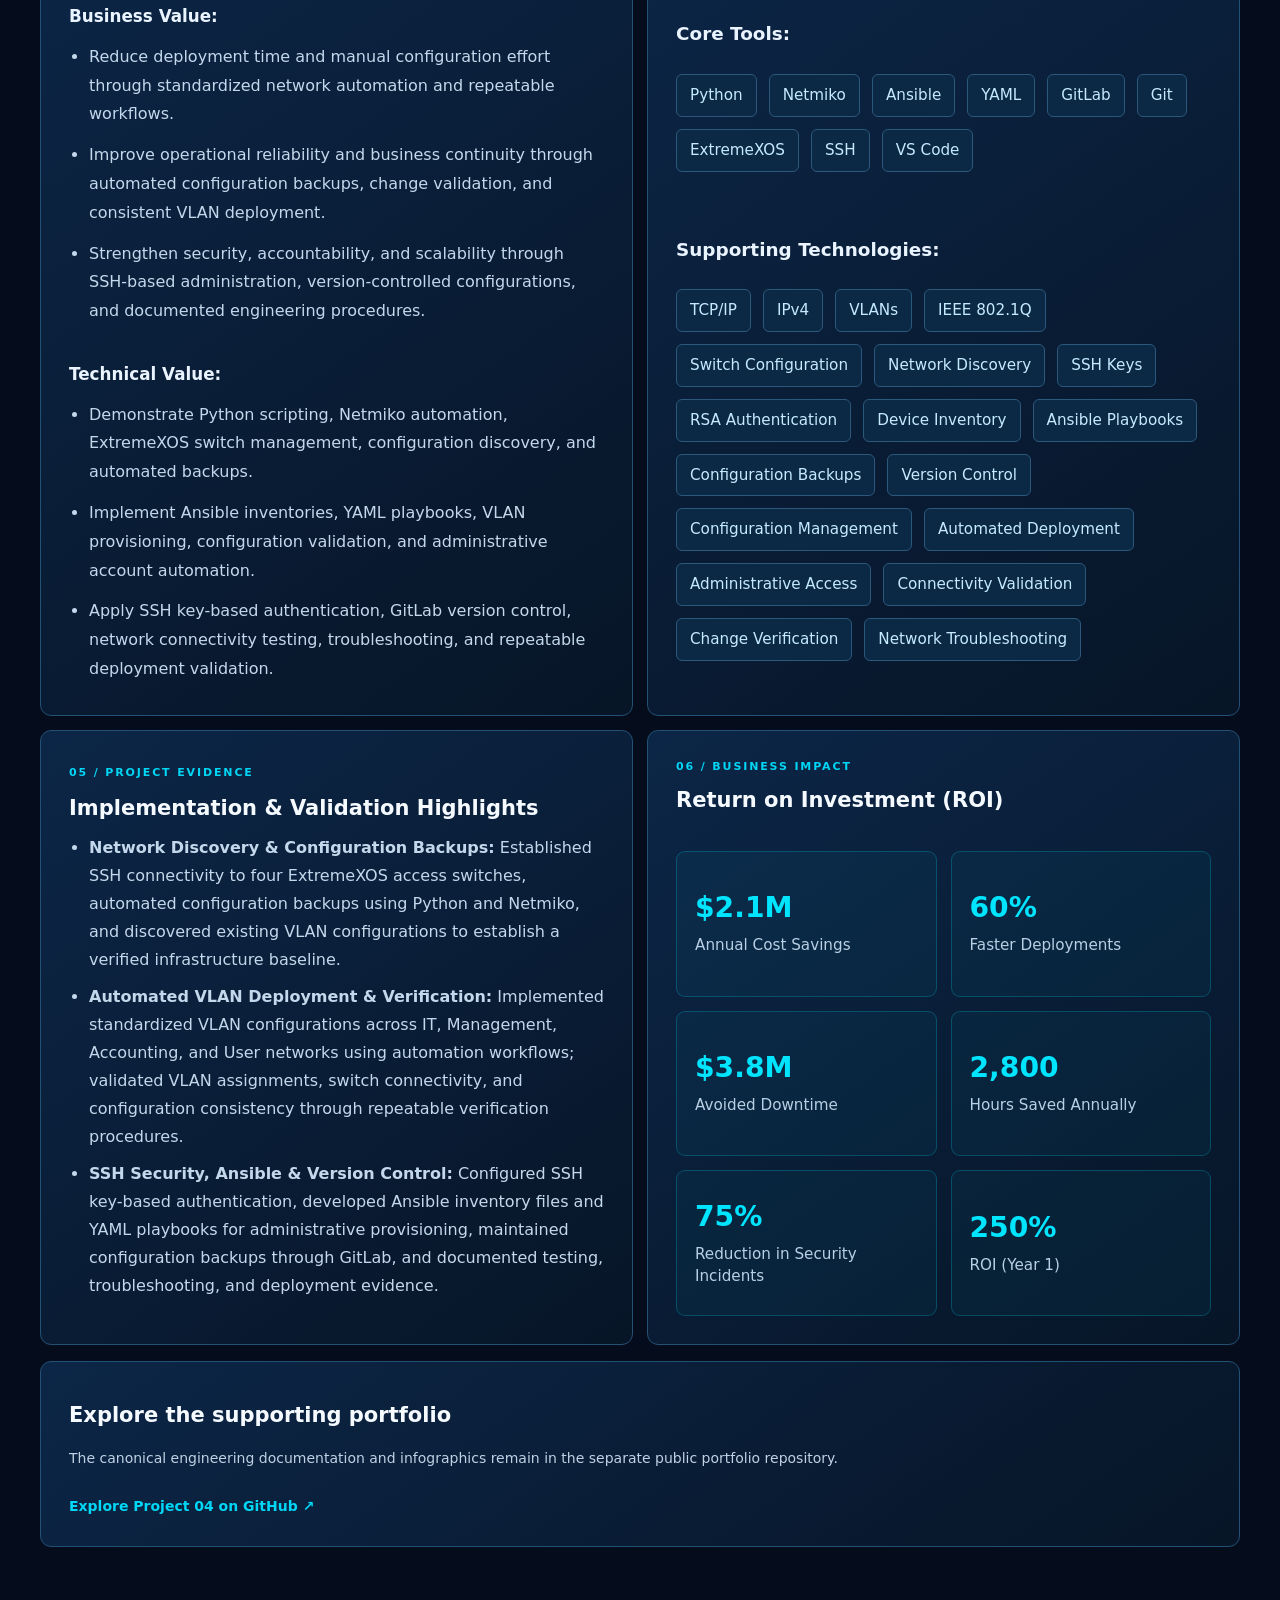
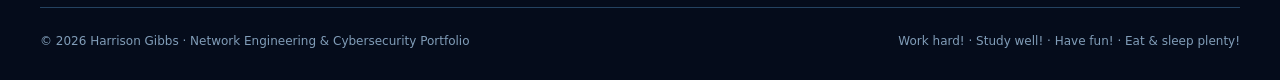
<file: projects/project-04.html>
<!DOCTYPE html>
<html lang="en">

<head>
    <meta charset="utf-8"/>
    <meta content="width=device-width,initial-scale=1" name="viewport"/>
    <meta content="#050b19" name="theme-color"/>
    <meta content="no-referrer" name="referrer"/>
    <meta content="Secure network automation, VLAN deployment, configuration management, and validation using Python, Ansible, and Netmiko." name="description"/>
    <meta content="default-src 'none'; script-src 'none'; style-src 'self'; img-src 'self'; font-src 'none'; connect-src 'none'; media-src 'none'; object-src 'none'; frame-src 'none'; worker-src 'none'; manifest-src 'none'; base-uri 'none'; form-action 'none'; upgrade-insecure-requests" http-equiv="Content-Security-Policy"/>

    <title>Network Automation &amp; Deployment: Python, Ansible &amp; Netmiko | Engineering Portfolio</title>
    <link href="../style.css" rel="stylesheet"/>
</head>

<body>

    <a class="skip" href="#main">Skip to content</a>

    <!-- ==========================================
         SITE HEADER & NAVIGATION
         ========================================== -->

    <header>
        <div class="wrap nav">

            <a class="brand" href="../index.html">
                <b class="logo">🔐🌐</b>

                <span>
                    <strong>Harrison Gibbs</strong>
                    <small>Network Engineering · Cybersecurity · Automation</small>
                </span>
            </a>

            <nav aria-label="Main navigation">
                <a href="../index.html">Home</a>
                <a aria-current="page" href="../projects.html">Projects</a>
                <a href="../about.html">About</a>
                <a href="../skills.html">Skills</a>
                <a href="../contact.html">Contact</a>
            </nav>

        </div>
    </header>

    <!-- ==========================================
         PROJECT 04 — MAIN CONTENT
         ========================================== -->

    <main class="wrap detail" id="main">

        <a class="back-link" href="../projects.html">← All six projects</a>

        <div class="detail-head">

            <span class="eyebrow">PROJECT 04 / NETWORK AUTOMATION</span>

            <h1>Network Automation &amp; Deployment: Python, Ansible, &amp; Netmiko</h1>

            <p class="detail-lede">
                Secure, repeatable network configuration, VLAN deployment,
                SSH administration, automated backups, and validation.
            </p>

        </div>

        <!-- ==========================================
             PROJECT 04 — HERO INFOGRAPHIC
             ========================================== -->

        <figure class="project-hero-art">

            <img
                alt="Project 4 network automation and deployment infographic featuring Python, Netmiko, Ansible, GitLab, and ExtremeXOS"
                decoding="async"
                height="819"
                loading="eager"
                src="../assets/project-04.svg"
                width="1920"
            />

        </figure>

        <!-- ==========================================
             PROJECT 04 — SIX ENGINEERING SECTIONS
             ========================================== -->

        <div class="detail-grid project-detail-expanded">

            <!-- 01 — ENGINEERING PROBLEM -->

            <section class="detail-panel">

                <span class="eyebrow">01 / THE CHALLENGE</span>

                <h2>Engineering Problem</h2>

                <p>
                    Manual network configuration across multiple switches
                    increases operational complexity, introduces
                    configuration inconsistencies, and creates
                    opportunities for human error. Without standardized
                    automation, configuration backups, VLAN deployment,
                    administrative access, and change verification
                    require repetitive engineering effort. Network
                    operations teams need secure, repeatable,
                    and auditable deployment processes that
                    improve configuration consistency,
                    reduce downtime risk, and support
                    scalable infrastructure management.
                </p>

            </section>

            <!-- 02 — TECHNICAL SOLUTION -->

            <section class="detail-panel">

                <span class="eyebrow">02 / THE APPROACH</span>

                <h2>Technical Solution</h2>

                <p>
                    Developed a network automation solution using
                    Python and Netmiko to establish device connectivity,
                    collect configuration backups, discover existing
                    VLANs, and support automated configuration changes.
                    Implemented Ansible inventory files and YAML
                    playbooks to standardize VLAN deployment,
                    configuration verification, and administrative
                    account provisioning across ExtremeXOS switches.
                    Integrated SSH key-based authentication,
                    GitLab version control, connectivity testing,
                    and structured validation to establish
                    a repeatable and secure network
                    deployment workflow.
                </p>

            </section>

            <!-- 03 — BUSINESS & TECHNICAL VALUE -->

            <section class="detail-panel project-value-balanced">

                <span class="eyebrow">03 / THE VALUE</span>

                <h2>Business &amp; Technical Value</h2>

                <div class="project-value-groups">

                    <div class="project-value-group">

                        <h3>Business Value:</h3>

                        <ul>
                            <li>
                                Reduce deployment time and manual
                                configuration effort through
                                standardized network automation
                                and repeatable workflows.
                            </li>

                            <li>
                                Improve operational reliability
                                and business continuity through
                                automated configuration backups,
                                change validation, and
                                consistent VLAN deployment.
                            </li>

                            <li>
                                Strengthen security, accountability,
                                and scalability through SSH-based
                                administration, version-controlled
                                configurations, and documented
                                engineering procedures.
                            </li>
                        </ul>

                    </div>

                    <div class="project-value-group">

                        <h3>Technical Value:</h3>

                        <ul>
                            <li>
                                Demonstrate Python scripting,
                                Netmiko automation, ExtremeXOS
                                switch management, configuration
                                discovery, and automated backups.
                            </li>

                            <li>
                                Implement Ansible inventories,
                                YAML playbooks, VLAN provisioning,
                                configuration validation,
                                and administrative account
                                automation.
                            </li>

                            <li>
                                Apply SSH key-based authentication,
                                GitLab version control,
                                network connectivity testing,
                                troubleshooting, and
                                repeatable deployment validation.
                            </li>
                        </ul>

                    </div>

                </div>

            </section>

            <!-- 04 — TOOLS & CAPABILITIES -->

            <section class="detail-panel">

                <span class="eyebrow">04 / TECHNOLOGY</span>

                <h2>Tools &amp; Capabilities</h2>

                <h3>Core Tools:</h3>

                <div class="tool-tags">
                    <span>Python</span>
                    <span>Netmiko</span>
                    <span>Ansible</span>
                    <span>YAML</span>
                    <span>GitLab</span>
                    <span>Git</span>
                    <span>ExtremeXOS</span>
                    <span>SSH</span>
                    <span>VS Code</span>
                </div>

                <h3>Supporting Technologies:</h3>

                <div class="tool-tags">
                    <span>TCP/IP</span>
                    <span>IPv4</span>
                    <span>VLANs</span>
                    <span>IEEE 802.1Q</span>
                    <span>Switch Configuration</span>
                    <span>Network Discovery</span>
                    <span>SSH Keys</span>
                    <span>RSA Authentication</span>
                    <span>Device Inventory</span>
                    <span>Ansible Playbooks</span>
                    <span>Configuration Backups</span>
                    <span>Version Control</span>
                    <span>Configuration Management</span>
                    <span>Automated Deployment</span>
                    <span>Administrative Access</span>
                    <span>Connectivity Validation</span>
                    <span>Change Verification</span>
                    <span>Network Troubleshooting</span>
                </div>

            </section>

            <!-- 05 — IMPLEMENTATION & VALIDATION -->

            <section class="detail-panel">

                <span class="eyebrow">05 / PROJECT EVIDENCE</span>

                <h2>Implementation &amp; Validation Highlights</h2>

                <ul>
                    <li>
                        <strong>Network Discovery &amp; Configuration Backups:</strong>
                        Established SSH connectivity to four
                        ExtremeXOS access switches, automated
                        configuration backups using Python and
                        Netmiko, and discovered existing VLAN
                        configurations to establish a verified
                        infrastructure baseline.
                    </li>

                    <li>
                        <strong>Automated VLAN Deployment &amp; Verification:</strong>
                        Implemented standardized VLAN configurations
                        across IT, Management, Accounting, and User
                        networks using automation workflows;
                        validated VLAN assignments, switch
                        connectivity, and configuration consistency
                        through repeatable verification procedures.
                    </li>

                    <li>
                        <strong>SSH Security, Ansible &amp; Version Control:</strong>
                        Configured SSH key-based authentication,
                        developed Ansible inventory files and
                        YAML playbooks for administrative
                        provisioning, maintained configuration
                        backups through GitLab, and documented
                        testing, troubleshooting, and
                        deployment evidence.
                    </li>
                </ul>

            </section>

            <!-- 06 — RETURN ON INVESTMENT -->

            <section class="detail-panel">

                <span class="eyebrow">06 / BUSINESS IMPACT</span>

                <h2>Return on Investment (ROI)</h2>

                <div class="project-roi-grid">

                    <div class="project-roi-metric">
                        <strong>$2.1M</strong>
                        <span>Annual Cost Savings</span>
                    </div>

                    <div class="project-roi-metric">
                        <strong>60%</strong>
                        <span>Faster Deployments</span>
                    </div>

                    <div class="project-roi-metric">
                        <strong>$3.8M</strong>
                        <span>Avoided Downtime</span>
                    </div>

                    <div class="project-roi-metric">
                        <strong>2,800</strong>
                        <span>Hours Saved Annually</span>
                    </div>

                    <div class="project-roi-metric">
                        <strong>75%</strong>
                        <span>Reduction in Security Incidents</span>
                    </div>

                    <div class="project-roi-metric">
                        <strong>250%</strong>
                        <span>ROI (Year 1)</span>
                    </div>

                </div>

            </section>

        </div>

        <!-- ==========================================
             PROJECT 04 — FULL CLICKABLE GITHUB PANEL
             ========================================== -->

        <a
            class="detail-cta portfolio-cta-link"
            href="https://github.com/TechZen9001/HG_Engineering_Projects_Portfolio_Public/tree/main/4.%20Network%20Automation%20%26%20Deployment%3A%20VLANs%2C%20Configurations%2C%20SSH%20Security%2C%20Ansible%2C%20Netmiko%2C%20%26%20Python"
            target="_blank"
            rel="noopener noreferrer"
            aria-label="Explore Project 04 on GitHub (opens in new tab)"
        >

            <h2>Explore the supporting portfolio</h2>

            <p>
                The canonical engineering documentation and infographics
                remain in the separate public portfolio repository.
            </p>

            <span class="portfolio-cta-action">
                Explore Project 04 on GitHub ↗
            </span>

        </a>

    </main>

    <!-- ==========================================
         SITE FOOTER
         ========================================== -->

    <footer class="wrap">
        <span>© 2026 Harrison Gibbs · Network Engineering &amp; Cybersecurity Portfolio</span>
        <span>Work hard! · Study well! · Have fun! · Eat &amp; sleep plenty!</span>
    </footer>

</body>

</html>
</file>
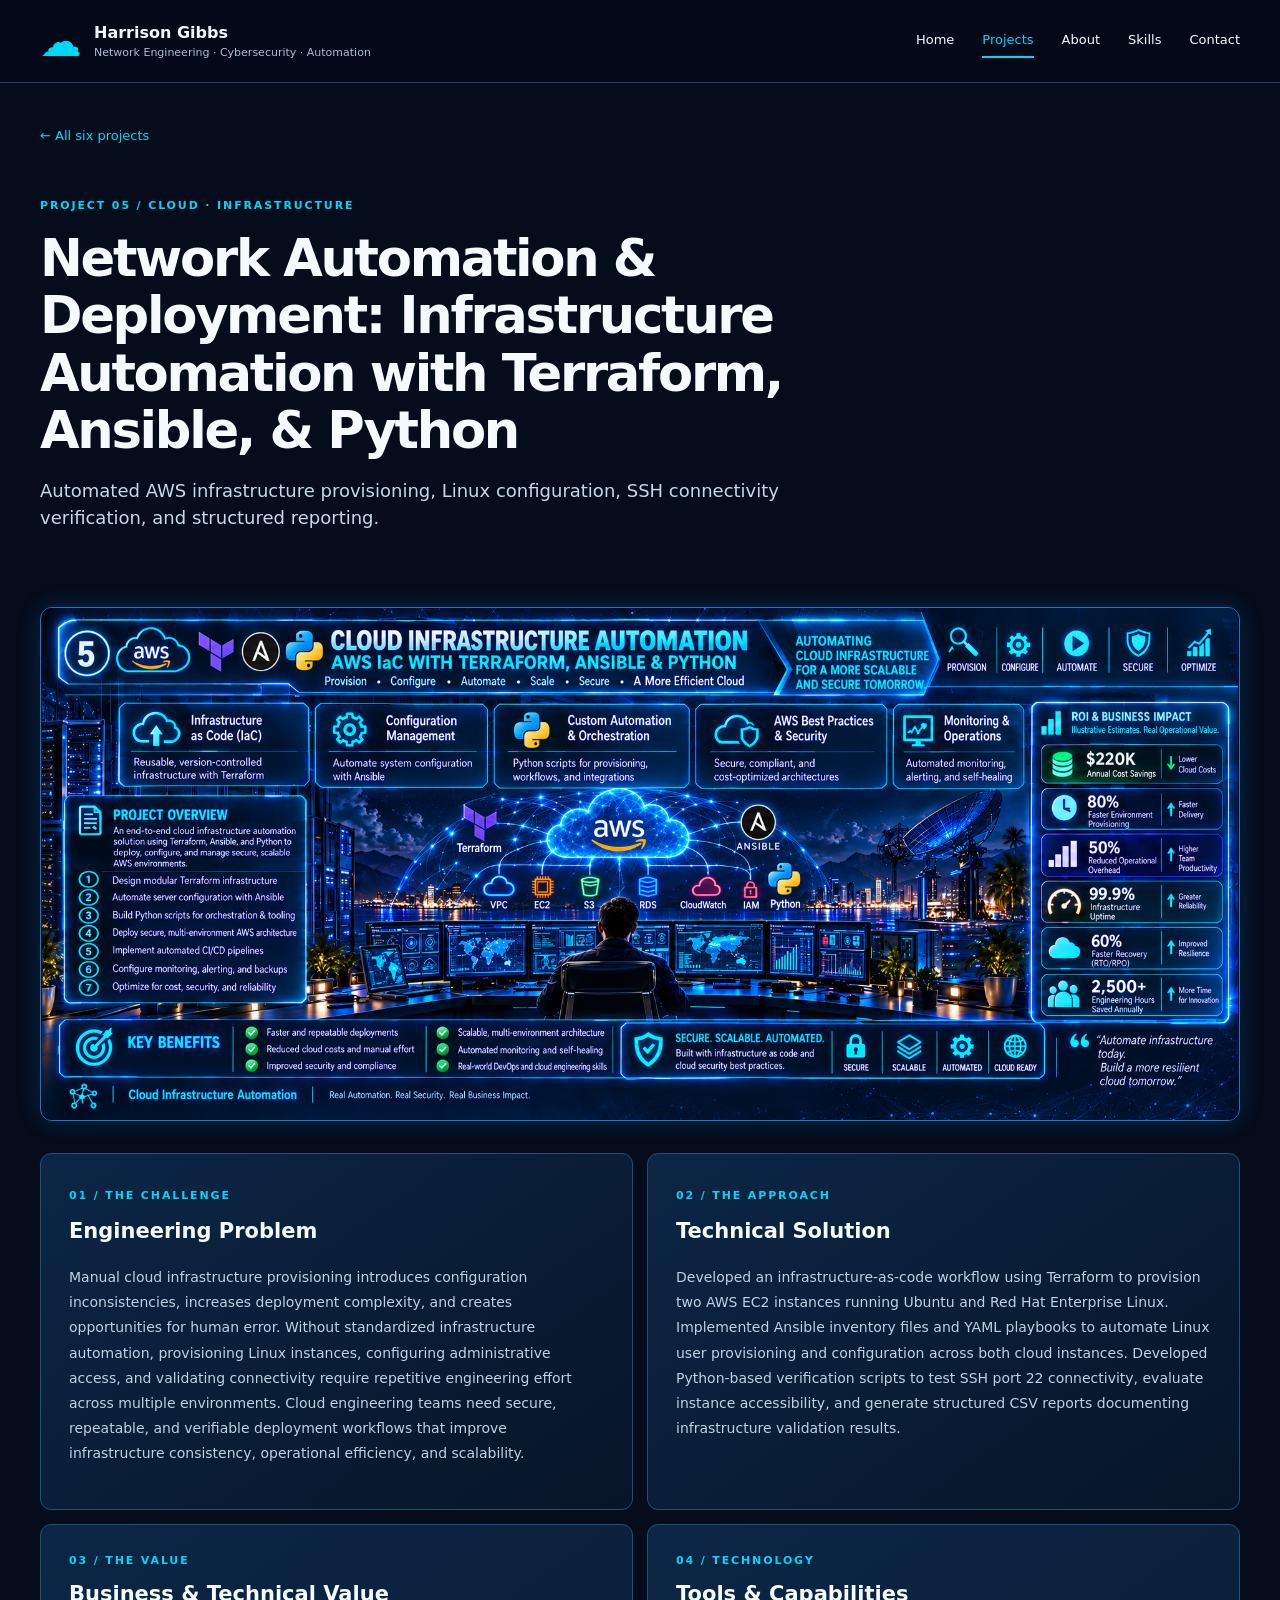
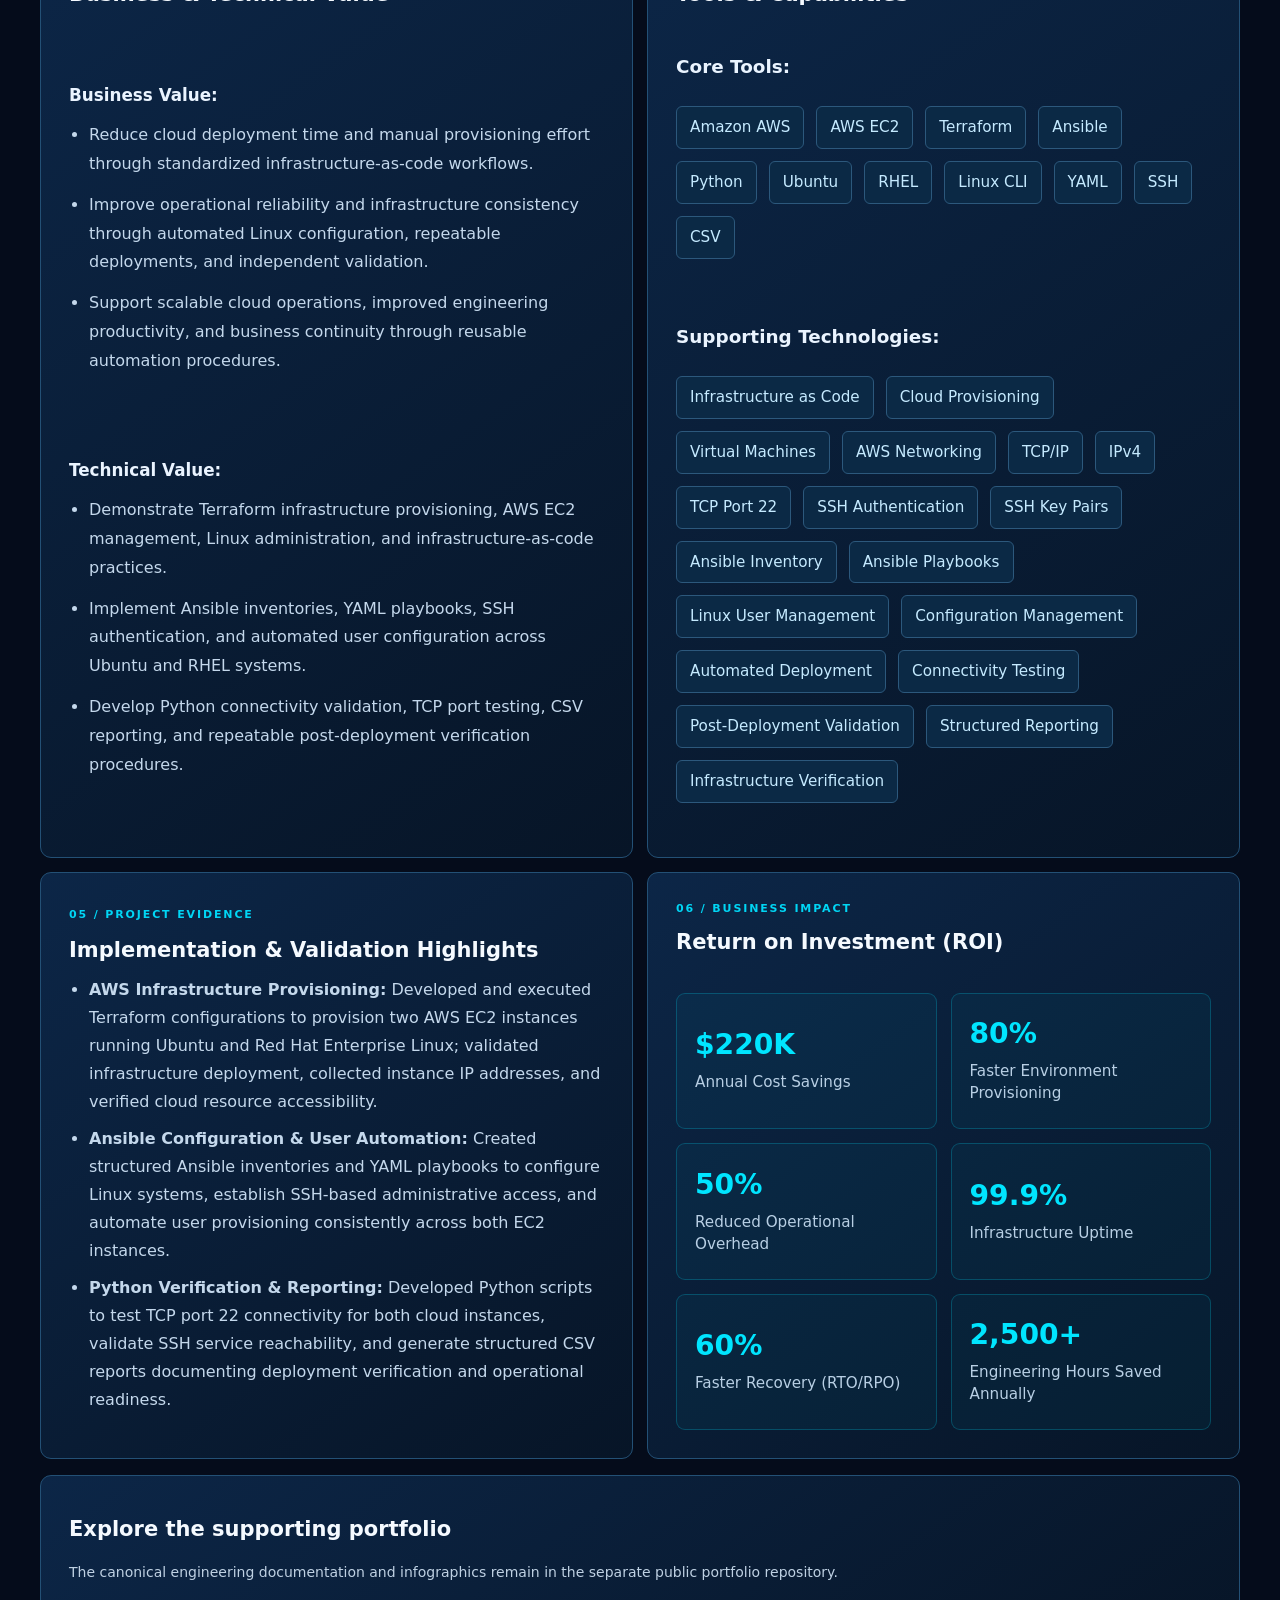
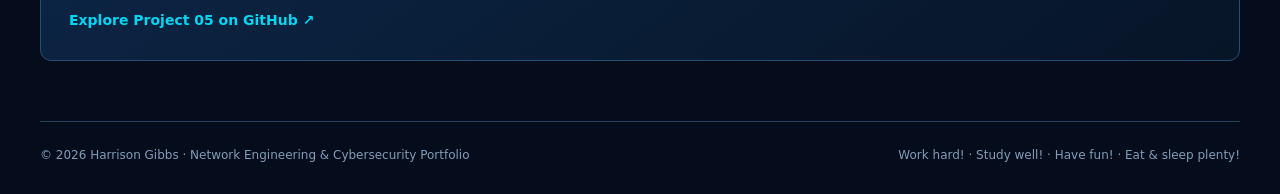
<file: projects/project-05.html>
<!DOCTYPE html>
<html lang="en">

<head>
    <meta charset="utf-8"/>
    <meta content="width=device-width,initial-scale=1" name="viewport"/>
    <meta content="#050b19" name="theme-color"/>
    <meta content="no-referrer" name="referrer"/>
    <meta content="AWS infrastructure automation using Terraform, Ansible, and Python for cloud provisioning, Linux configuration, and independent validation." name="description"/>
    <meta content="default-src 'none'; script-src 'none'; style-src 'self'; img-src 'self'; font-src 'none'; connect-src 'none'; media-src 'none'; object-src 'none'; frame-src 'none'; worker-src 'none'; manifest-src 'none'; base-uri 'none'; form-action 'none'; upgrade-insecure-requests" http-equiv="Content-Security-Policy"/>

    <title>Infrastructure Automation: Terraform, Ansible &amp; Python | Engineering Portfolio</title>
    <link href="../style.css" rel="stylesheet"/>
</head>

<body>

    <a class="skip" href="#main">Skip to content</a>

    <!-- ==========================================
         SITE HEADER & NAVIGATION
         ========================================== -->

    <header>
        <div class="wrap nav">

            <a class="brand" href="../index.html">
                <b class="logo">☁️</b>

                <span>
                    <strong>Harrison Gibbs</strong>
                    <small>Network Engineering · Cybersecurity · Automation</small>
                </span>
            </a>

            <nav aria-label="Main navigation">
                <a href="../index.html">Home</a>
                <a aria-current="page" href="../projects.html">Projects</a>
                <a href="../about.html">About</a>
                <a href="../skills.html">Skills</a>
                <a href="../contact.html">Contact</a>
            </nav>

        </div>
    </header>

    <!-- ==========================================
         PROJECT 05 — MAIN CONTENT
         ========================================== -->

    <main class="wrap detail" id="main">

        <a class="back-link" href="../projects.html">← All six projects</a>

        <div class="detail-head">

            <span class="eyebrow">PROJECT 05 / CLOUD · INFRASTRUCTURE</span>

            <h1>Network Automation &amp; Deployment: Infrastructure Automation with Terraform, Ansible, &amp; Python</h1>

            <p class="detail-lede">
                Automated AWS infrastructure provisioning, Linux configuration,
                SSH connectivity verification, and structured reporting.
            </p>

        </div>

        <!-- ==========================================
             PROJECT 05 — HERO INFOGRAPHIC
             ========================================== -->

        <figure class="project-hero-art">

            <img
                alt="Project 5 cloud infrastructure automation infographic featuring AWS, Terraform, Ansible, Python, and business impact"
                decoding="async"
                height="820"
                loading="eager"
                src="../assets/project-05.svg"
                width="1918"
            />

        </figure>

        <!-- ==========================================
             PROJECT 05 — SIX ENGINEERING SECTIONS
             ========================================== -->

        <div class="detail-grid project-detail-expanded">

            <!-- 01 — ENGINEERING PROBLEM -->

            <section class="detail-panel">

                <span class="eyebrow">01 / THE CHALLENGE</span>

                <h2>Engineering Problem</h2>

                <p>
                    Manual cloud infrastructure provisioning introduces
                    configuration inconsistencies, increases deployment
                    complexity, and creates opportunities for human error.
                    Without standardized infrastructure automation,
                    provisioning Linux instances, configuring administrative
                    access, and validating connectivity require repetitive
                    engineering effort across multiple environments.
                    Cloud engineering teams need secure, repeatable,
                    and verifiable deployment workflows that improve
                    infrastructure consistency, operational efficiency,
                    and scalability.
                </p>

            </section>

            <!-- 02 — TECHNICAL SOLUTION -->

            <section class="detail-panel">

                <span class="eyebrow">02 / THE APPROACH</span>

                <h2>Technical Solution</h2>

                <p>
                    Developed an infrastructure-as-code workflow using
                    Terraform to provision two AWS EC2 instances running
                    Ubuntu and Red Hat Enterprise Linux. Implemented
                    Ansible inventory files and YAML playbooks to
                    automate Linux user provisioning and configuration
                    across both cloud instances. Developed Python-based
                    verification scripts to test SSH port 22
                    connectivity, evaluate instance accessibility,
                    and generate structured CSV reports documenting
                    infrastructure validation results.
                </p>

            </section>

            <!-- 03 — BUSINESS & TECHNICAL VALUE -->

            <section class="detail-panel project-value-balanced">

                <span class="eyebrow">03 / THE VALUE</span>

                <h2>Business &amp; Technical Value</h2>

                <div class="project-value-groups">

                    <div class="project-value-group">

                        <h3>Business Value:</h3>

                        <ul>
                            <li>
                                Reduce cloud deployment time and manual
                                provisioning effort through standardized
                                infrastructure-as-code workflows.
                            </li>

                            <li>
                                Improve operational reliability and
                                infrastructure consistency through
                                automated Linux configuration,
                                repeatable deployments, and
                                independent validation.
                            </li>

                            <li>
                                Support scalable cloud operations,
                                improved engineering productivity,
                                and business continuity through
                                reusable automation procedures.
                            </li>
                        </ul>

                    </div>

                    <div class="project-value-group">

                        <h3>Technical Value:</h3>

                        <ul>
                            <li>
                                Demonstrate Terraform infrastructure
                                provisioning, AWS EC2 management,
                                Linux administration, and
                                infrastructure-as-code practices.
                            </li>

                            <li>
                                Implement Ansible inventories,
                                YAML playbooks, SSH authentication,
                                and automated user configuration
                                across Ubuntu and RHEL systems.
                            </li>

                            <li>
                                Develop Python connectivity validation,
                                TCP port testing, CSV reporting,
                                and repeatable post-deployment
                                verification procedures.
                            </li>
                        </ul>

                    </div>

                </div>

            </section>

            <!-- 04 — TOOLS & CAPABILITIES -->

            <section class="detail-panel">

                <span class="eyebrow">04 / TECHNOLOGY</span>

                <h2>Tools &amp; Capabilities</h2>

                <h3>Core Tools:</h3>

                <div class="tool-tags">
                    <span>Amazon AWS</span>
                    <span>AWS EC2</span>
                    <span>Terraform</span>
                    <span>Ansible</span>
                    <span>Python</span>
                    <span>Ubuntu</span>
                    <span>RHEL</span>
                    <span>Linux CLI</span>
                    <span>YAML</span>
                    <span>SSH</span>
                    <span>CSV</span>
                </div>

                <h3>Supporting Technologies:</h3>

                <div class="tool-tags">
                    <span>Infrastructure as Code</span>
                    <span>Cloud Provisioning</span>
                    <span>Virtual Machines</span>
                    <span>AWS Networking</span>
                    <span>TCP/IP</span>
                    <span>IPv4</span>
                    <span>TCP Port 22</span>
                    <span>SSH Authentication</span>
                    <span>SSH Key Pairs</span>
                    <span>Ansible Inventory</span>
                    <span>Ansible Playbooks</span>
                    <span>Linux User Management</span>
                    <span>Configuration Management</span>
                    <span>Automated Deployment</span>
                    <span>Connectivity Testing</span>
                    <span>Post-Deployment Validation</span>
                    <span>Structured Reporting</span>
                    <span>Infrastructure Verification</span>
                </div>

            </section>

            <!-- 05 — IMPLEMENTATION & VALIDATION -->

            <section class="detail-panel">

                <span class="eyebrow">05 / PROJECT EVIDENCE</span>

                <h2>Implementation &amp; Validation Highlights</h2>

                <ul>
                    <li>
                        <strong>AWS Infrastructure Provisioning:</strong>
                        Developed and executed Terraform configurations
                        to provision two AWS EC2 instances running
                        Ubuntu and Red Hat Enterprise Linux;
                        validated infrastructure deployment,
                        collected instance IP addresses, and
                        verified cloud resource accessibility.
                    </li>

                    <li>
                        <strong>Ansible Configuration &amp; User Automation:</strong>
                        Created structured Ansible inventories
                        and YAML playbooks to configure Linux
                        systems, establish SSH-based administrative
                        access, and automate user provisioning
                        consistently across both EC2 instances.
                    </li>

                    <li>
                        <strong>Python Verification &amp; Reporting:</strong>
                        Developed Python scripts to test TCP
                        port 22 connectivity for both cloud
                        instances, validate SSH service
                        reachability, and generate structured
                        CSV reports documenting deployment
                        verification and operational readiness.
                    </li>
                </ul>

            </section>

            <!-- 06 — RETURN ON INVESTMENT -->

            <section class="detail-panel">

                <span class="eyebrow">06 / BUSINESS IMPACT</span>

                <h2>Return on Investment (ROI)</h2>

                <div class="project-roi-grid">

                    <div class="project-roi-metric">
                        <strong>$220K</strong>
                        <span>Annual Cost Savings</span>
                    </div>

                    <div class="project-roi-metric">
                        <strong>80%</strong>
                        <span>Faster Environment Provisioning</span>
                    </div>

                    <div class="project-roi-metric">
                        <strong>50%</strong>
                        <span>Reduced Operational Overhead</span>
                    </div>

                    <div class="project-roi-metric">
                        <strong>99.9%</strong>
                        <span>Infrastructure Uptime</span>
                    </div>

                    <div class="project-roi-metric">
                        <strong>60%</strong>
                        <span>Faster Recovery (RTO/RPO)</span>
                    </div>

                    <div class="project-roi-metric">
                        <strong>2,500+</strong>
                        <span>Engineering Hours Saved Annually</span>
                    </div>

                </div>

            </section>

        </div>

        <!-- ==========================================
             PROJECT 05 — FULL CLICKABLE GITHUB PANEL
             ========================================== -->

        <a
            class="detail-cta portfolio-cta-link"
            href="https://github.com/TechZen9001/HG_Engineering_Projects_Portfolio_Public/tree/main/5.%20Network%20Automation%20%26%20Deployment%3A%20Infrastructure%20Automation%20with%20Terraform%2C%20Ansible%2C%20%26%20Python"
            target="_blank"
            rel="noopener noreferrer"
            aria-label="Explore Project 05 on GitHub (opens in new tab)"
        >

            <h2>Explore the supporting portfolio</h2>

            <p>
                The canonical engineering documentation and infographics
                remain in the separate public portfolio repository.
            </p>

            <span class="portfolio-cta-action">
                Explore Project 05 on GitHub ↗
            </span>

        </a>

    </main>

    <!-- ==========================================
         SITE FOOTER
         ========================================== -->

    <footer class="wrap">
        <span>© 2026 Harrison Gibbs · Network Engineering &amp; Cybersecurity Portfolio</span>
        <span>Work hard! · Study well! · Have fun! · Eat &amp; sleep plenty!</span>
    </footer>

</body>

</html>
</file>
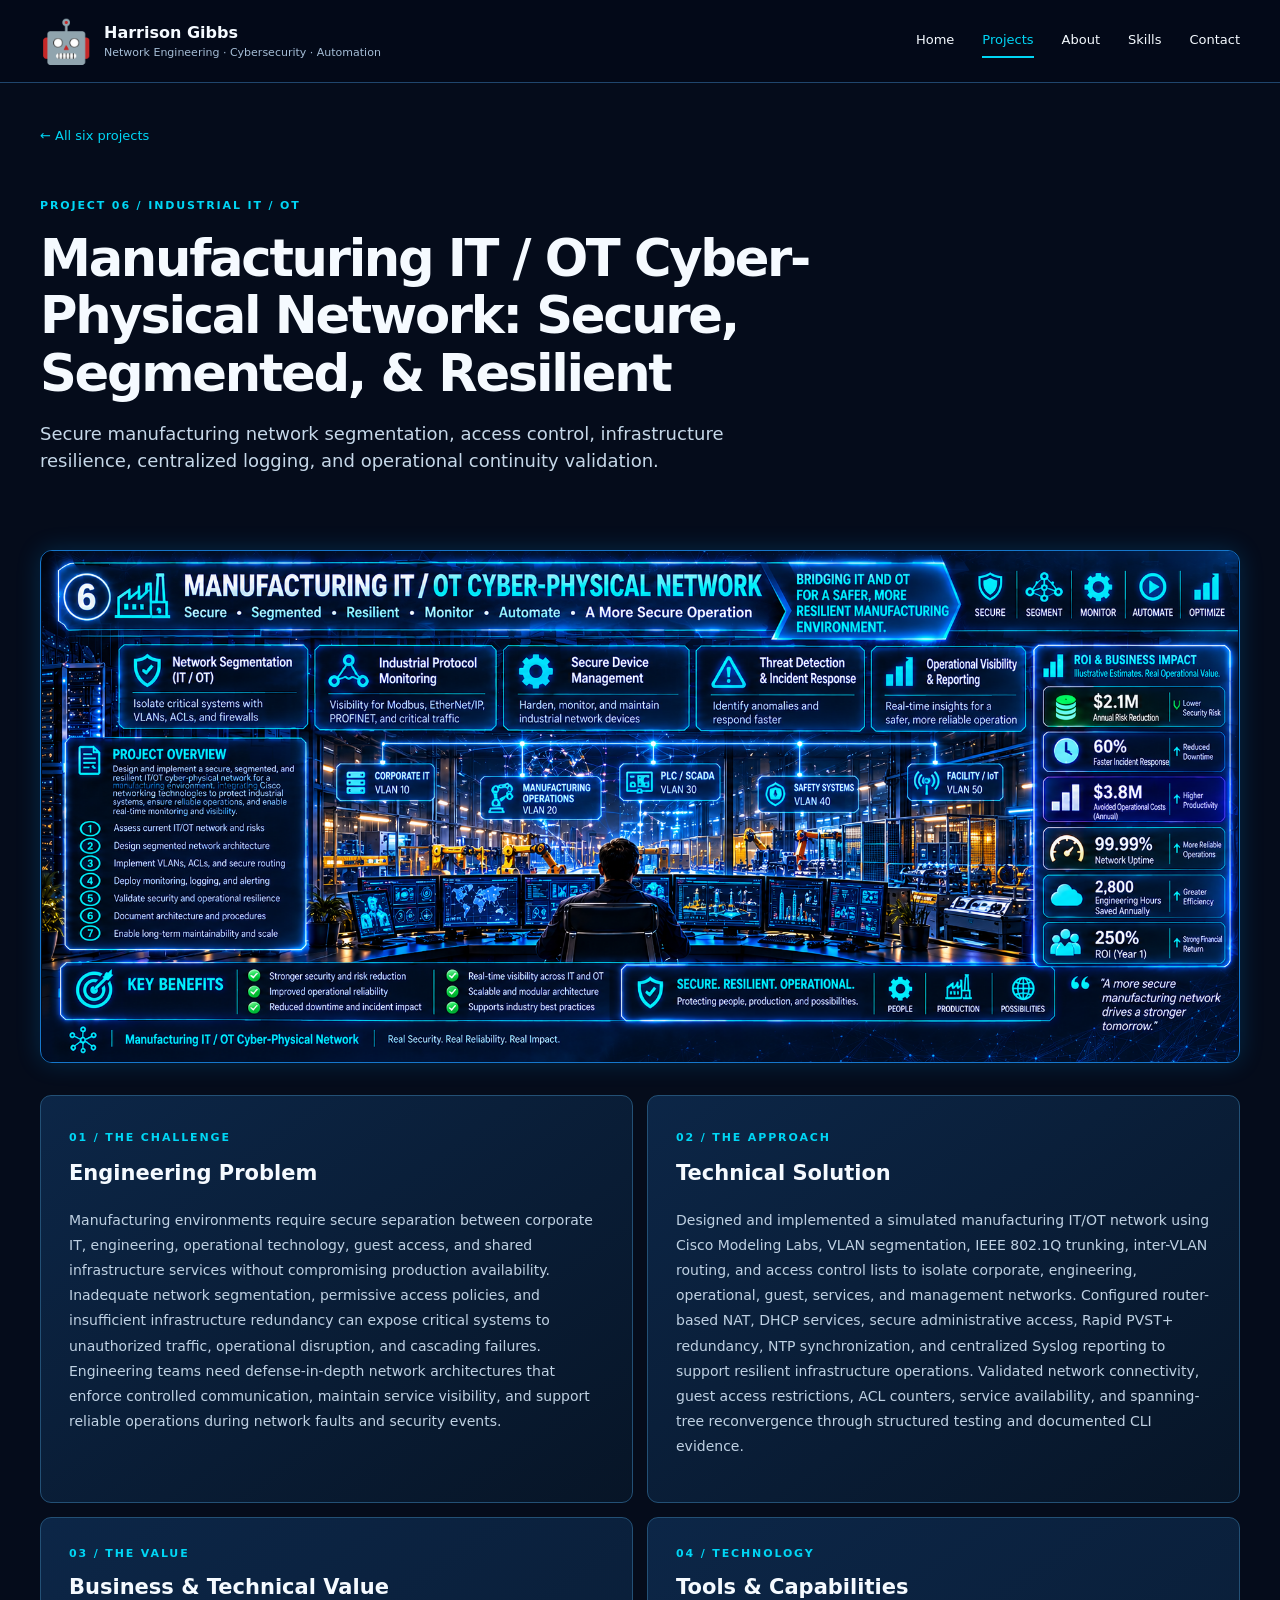
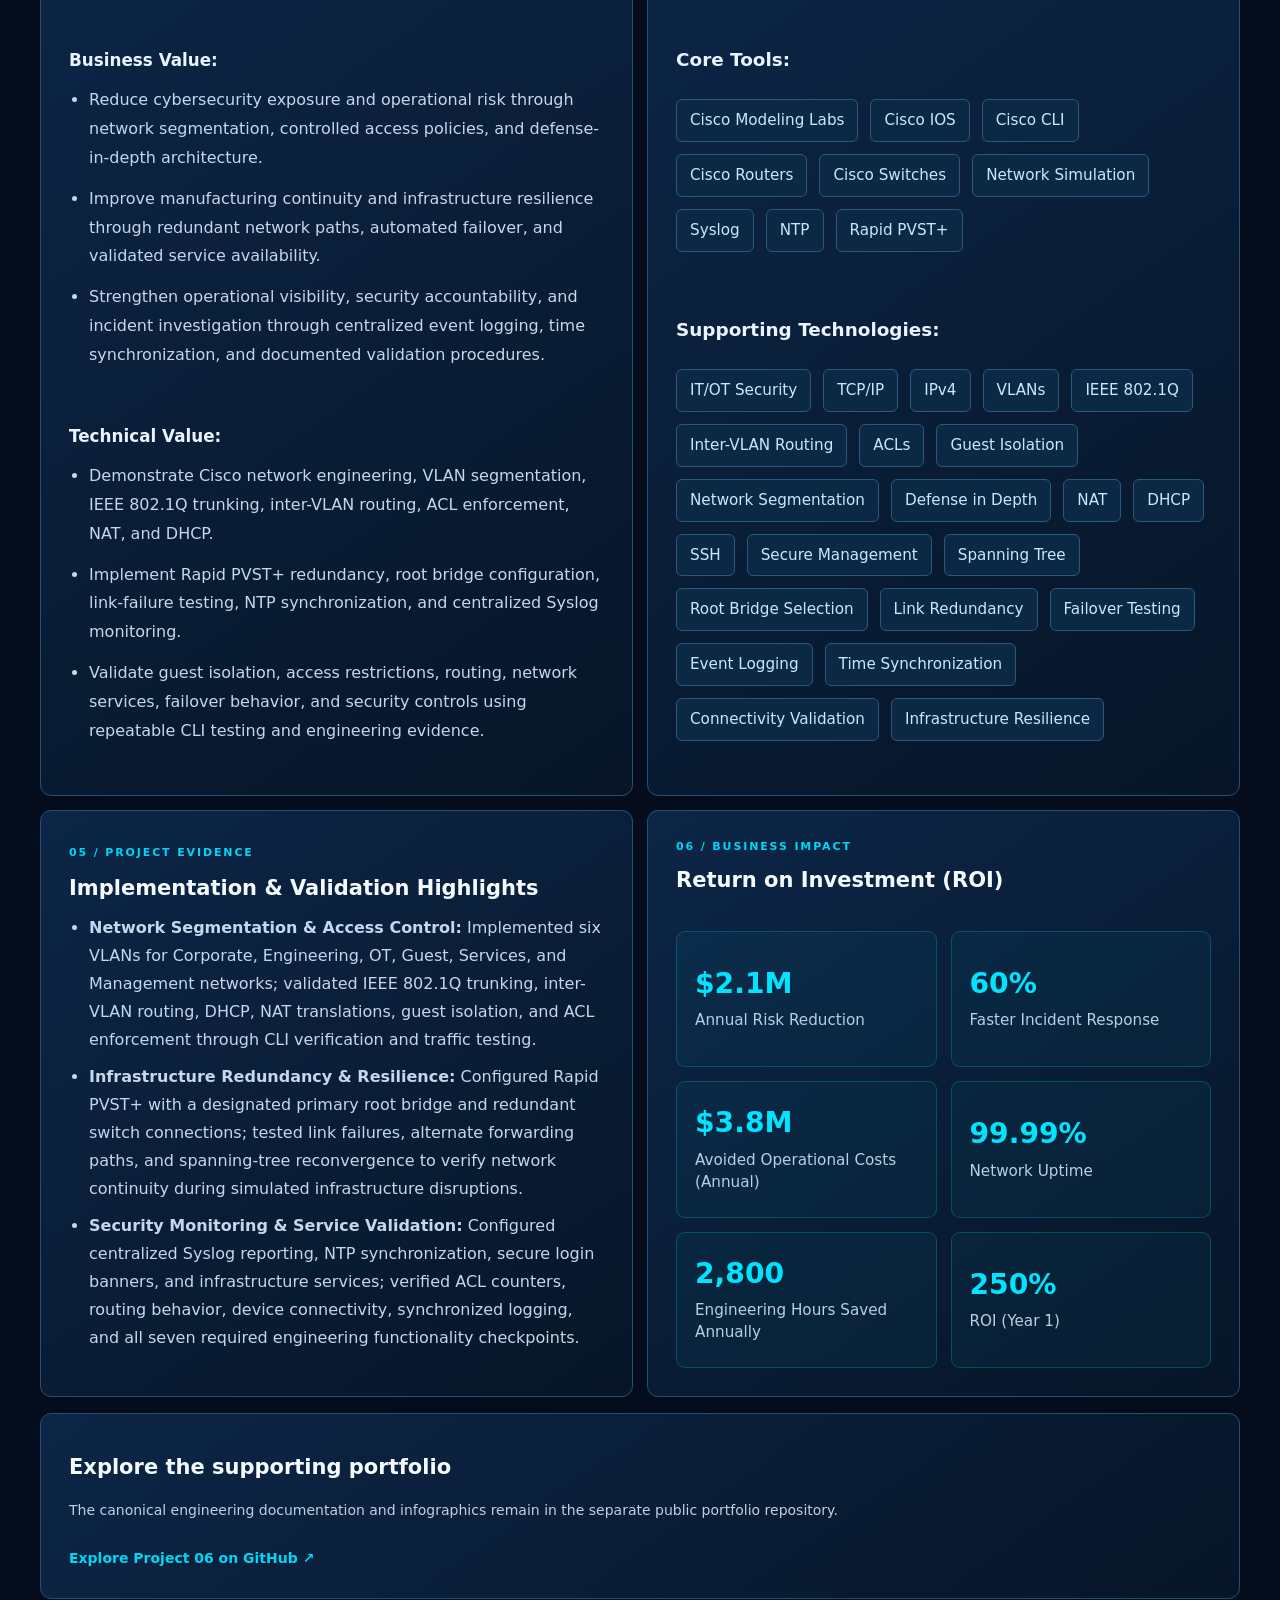
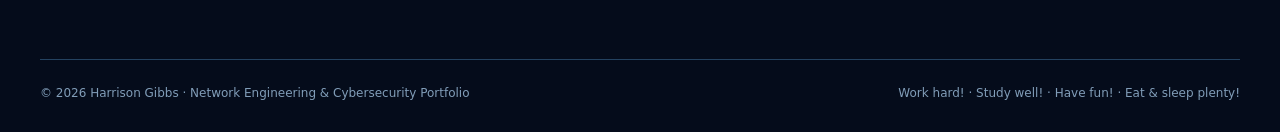
<file: projects/project-06.html>
<!DOCTYPE html>
<html lang="en">

<head>
    <meta charset="utf-8"/>
    <meta content="width=device-width,initial-scale=1" name="viewport"/>
    <meta content="#050b19" name="theme-color"/>
    <meta content="no-referrer" name="referrer"/>
    <meta content="Secure and resilient manufacturing IT/OT network architecture with VLAN segmentation, access controls, infrastructure redundancy, and operational validation." name="description"/>
    <meta content="default-src 'none'; script-src 'none'; style-src 'self'; img-src 'self'; font-src 'none'; connect-src 'none'; media-src 'none'; object-src 'none'; frame-src 'none'; worker-src 'none'; manifest-src 'none'; base-uri 'none'; form-action 'none'; upgrade-insecure-requests" http-equiv="Content-Security-Policy"/>

    <title>Manufacturing IT/OT Cyber-Physical Security | Engineering Portfolio</title>
    <link href="../style.css" rel="stylesheet"/>
</head>

<body>

    <a class="skip" href="#main">Skip to content</a>

    <!-- ==========================================
         SITE HEADER & NAVIGATION
         ========================================== -->

    <header>
        <div class="wrap nav">

            <a class="brand" href="../index.html">
                <b class="logo">🤖</b>

                <span>
                    <strong>Harrison Gibbs</strong>
                    <small>Network Engineering · Cybersecurity · Automation</small>
                </span>
            </a>

            <nav aria-label="Main navigation">
                <a href="../index.html">Home</a>
                <a aria-current="page" href="../projects.html">Projects</a>
                <a href="../about.html">About</a>
                <a href="../skills.html">Skills</a>
                <a href="../contact.html">Contact</a>
            </nav>

        </div>
    </header>

    <!-- ==========================================
         PROJECT 06 — MAIN CONTENT
         ========================================== -->

    <main class="wrap detail" id="main">

        <a class="back-link" href="../projects.html">← All six projects</a>

        <div class="detail-head">

            <span class="eyebrow">PROJECT 06 / INDUSTRIAL IT / OT</span>

            <h1>Manufacturing IT / OT Cyber-Physical Network: Secure, Segmented, &amp; Resilient</h1>

            <p class="detail-lede">
                Secure manufacturing network segmentation, access control,
                infrastructure resilience, centralized logging,
                and operational continuity validation.
            </p>

        </div>

        <!-- ==========================================
             PROJECT 06 — HERO INFOGRAPHIC
             ========================================== -->

        <figure class="project-hero-art">

            <img
                alt="Project 6 manufacturing IT/OT cybersecurity infographic featuring network segmentation, industrial security, resilience, and business impact"
                decoding="async"
                height="820"
                loading="eager"
                src="../assets/project-06.svg"
                width="1918"
            />

        </figure>

        <!-- ==========================================
             PROJECT 06 — SIX ENGINEERING SECTIONS
             ========================================== -->

        <div class="detail-grid project-detail-expanded">

            <!-- 01 — ENGINEERING PROBLEM -->

            <section class="detail-panel">

                <span class="eyebrow">01 / THE CHALLENGE</span>

                <h2>Engineering Problem</h2>

                <p>
                    Manufacturing environments require secure separation
                    between corporate IT, engineering, operational
                    technology, guest access, and shared infrastructure
                    services without compromising production availability.
                    Inadequate network segmentation, permissive access
                    policies, and insufficient infrastructure redundancy
                    can expose critical systems to unauthorized traffic,
                    operational disruption, and cascading failures.
                    Engineering teams need defense-in-depth network
                    architectures that enforce controlled communication,
                    maintain service visibility, and support reliable
                    operations during network faults and security events.
                </p>

            </section>

            <!-- 02 — TECHNICAL SOLUTION -->

            <section class="detail-panel">

                <span class="eyebrow">02 / THE APPROACH</span>

                <h2>Technical Solution</h2>

                <p>
                    Designed and implemented a simulated manufacturing
                    IT/OT network using Cisco Modeling Labs, VLAN
                    segmentation, IEEE 802.1Q trunking, inter-VLAN
                    routing, and access control lists to isolate
                    corporate, engineering, operational, guest,
                    services, and management networks.
                    Configured router-based NAT, DHCP services,
                    secure administrative access, Rapid PVST+
                    redundancy, NTP synchronization, and centralized
                    Syslog reporting to support resilient
                    infrastructure operations.
                    Validated network connectivity, guest access
                    restrictions, ACL counters, service availability,
                    and spanning-tree reconvergence through
                    structured testing and documented CLI evidence.
                </p>

            </section>

            <!-- 03 — BUSINESS & TECHNICAL VALUE -->

            <section class="detail-panel project-value-balanced">

                <span class="eyebrow">03 / THE VALUE</span>

                <h2>Business &amp; Technical Value</h2>

                <div class="project-value-groups">

                    <div class="project-value-group">

                        <h3>Business Value:</h3>

                        <ul>
                            <li>
                                Reduce cybersecurity exposure
                                and operational risk through
                                network segmentation, controlled
                                access policies, and
                                defense-in-depth architecture.
                            </li>

                            <li>
                                Improve manufacturing continuity
                                and infrastructure resilience
                                through redundant network paths,
                                automated failover, and
                                validated service availability.
                            </li>

                            <li>
                                Strengthen operational visibility,
                                security accountability, and
                                incident investigation through
                                centralized event logging,
                                time synchronization, and
                                documented validation procedures.
                            </li>
                        </ul>

                    </div>

                    <div class="project-value-group">

                        <h3>Technical Value:</h3>

                        <ul>
                            <li>
                                Demonstrate Cisco network engineering,
                                VLAN segmentation, IEEE 802.1Q
                                trunking, inter-VLAN routing,
                                ACL enforcement, NAT, and DHCP.
                            </li>

                            <li>
                                Implement Rapid PVST+ redundancy,
                                root bridge configuration,
                                link-failure testing, NTP
                                synchronization, and
                                centralized Syslog monitoring.
                            </li>

                            <li>
                                Validate guest isolation,
                                access restrictions, routing,
                                network services, failover
                                behavior, and security controls
                                using repeatable CLI testing
                                and engineering evidence.
                            </li>
                        </ul>

                    </div>

                </div>

            </section>

            <!-- 04 — TOOLS & CAPABILITIES -->

            <section class="detail-panel">

                <span class="eyebrow">04 / TECHNOLOGY</span>

                <h2>Tools &amp; Capabilities</h2>

                <h3>Core Tools:</h3>

                <div class="tool-tags">
                    <span>Cisco Modeling Labs</span>
                    <span>Cisco IOS</span>
                    <span>Cisco CLI</span>
                    <span>Cisco Routers</span>
                    <span>Cisco Switches</span>
                    <span>Network Simulation</span>
                    <span>Syslog</span>
                    <span>NTP</span>
                    <span>Rapid PVST+</span>
                </div>

                <h3>Supporting Technologies:</h3>

                <div class="tool-tags">
                    <span>IT/OT Security</span>
                    <span>TCP/IP</span>
                    <span>IPv4</span>
                    <span>VLANs</span>
                    <span>IEEE 802.1Q</span>
                    <span>Inter-VLAN Routing</span>
                    <span>ACLs</span>
                    <span>Guest Isolation</span>
                    <span>Network Segmentation</span>
                    <span>Defense in Depth</span>
                    <span>NAT</span>
                    <span>DHCP</span>
                    <span>SSH</span>
                    <span>Secure Management</span>
                    <span>Spanning Tree</span>
                    <span>Root Bridge Selection</span>
                    <span>Link Redundancy</span>
                    <span>Failover Testing</span>
                    <span>Event Logging</span>
                    <span>Time Synchronization</span>
                    <span>Connectivity Validation</span>
                    <span>Infrastructure Resilience</span>
                </div>

            </section>

            <!-- 05 — IMPLEMENTATION & VALIDATION -->

            <section class="detail-panel">

                <span class="eyebrow">05 / PROJECT EVIDENCE</span>

                <h2>Implementation &amp; Validation Highlights</h2>

                <ul>
                    <li>
                        <strong>Network Segmentation &amp; Access Control:</strong>
                        Implemented six VLANs for Corporate,
                        Engineering, OT, Guest, Services, and
                        Management networks; validated IEEE 802.1Q
                        trunking, inter-VLAN routing, DHCP,
                        NAT translations, guest isolation,
                        and ACL enforcement through CLI
                        verification and traffic testing.
                    </li>

                    <li>
                        <strong>Infrastructure Redundancy &amp; Resilience:</strong>
                        Configured Rapid PVST+ with a designated
                        primary root bridge and redundant switch
                        connections; tested link failures,
                        alternate forwarding paths, and
                        spanning-tree reconvergence to verify
                        network continuity during simulated
                        infrastructure disruptions.
                    </li>

                    <li>
                        <strong>Security Monitoring &amp; Service Validation:</strong>
                        Configured centralized Syslog reporting,
                        NTP synchronization, secure login
                        banners, and infrastructure services;
                        verified ACL counters, routing behavior,
                        device connectivity, synchronized
                        logging, and all seven required
                        engineering functionality checkpoints.
                    </li>
                </ul>

            </section>

            <!-- 06 — RETURN ON INVESTMENT -->

            <section class="detail-panel">

                <span class="eyebrow">06 / BUSINESS IMPACT</span>

                <h2>Return on Investment (ROI)</h2>

                <div class="project-roi-grid">

                    <div class="project-roi-metric">
                        <strong>$2.1M</strong>
                        <span>Annual Risk Reduction</span>
                    </div>

                    <div class="project-roi-metric">
                        <strong>60%</strong>
                        <span>Faster Incident Response</span>
                    </div>

                    <div class="project-roi-metric">
                        <strong>$3.8M</strong>
                        <span>Avoided Operational Costs (Annual)</span>
                    </div>

                    <div class="project-roi-metric">
                        <strong>99.99%</strong>
                        <span>Network Uptime</span>
                    </div>

                    <div class="project-roi-metric">
                        <strong>2,800</strong>
                        <span>Engineering Hours Saved Annually</span>
                    </div>

                    <div class="project-roi-metric">
                        <strong>250%</strong>
                        <span>ROI (Year 1)</span>
                    </div>

                </div>

            </section>

        </div>

        <!-- ==========================================
             PROJECT 06 — FULL CLICKABLE GITHUB PANEL
             ========================================== -->

        <a
            class="detail-cta portfolio-cta-link"
            href="https://github.com/TechZen9001/HG_Engineering_Projects_Portfolio_Public/tree/main/6.%20Manufacturing%20IT%20OT%20Cyber-Physical%20Network%3A%20Secure%2C%20Segmented%2C%20%26%20Resilient"
            target="_blank"
            rel="noopener noreferrer"
            aria-label="Explore Project 06 on GitHub (opens in new tab)"
        >

            <h2>Explore the supporting portfolio</h2>

            <p>
                The canonical engineering documentation and infographics
                remain in the separate public portfolio repository.
            </p>

            <span class="portfolio-cta-action">
                Explore Project 06 on GitHub ↗
            </span>

        </a>

    </main>

    <!-- ==========================================
         SITE FOOTER
         ========================================== -->

    <footer class="wrap">
        <span>© 2026 Harrison Gibbs · Network Engineering &amp; Cybersecurity Portfolio</span>
        <span>Work hard! · Study well! · Have fun! · Eat &amp; sleep plenty!</span>
    </footer>

</body>

</html>
</file>
<file: style.css>
/* ================================================================
   CONSOLIDATED CSS — organized by feature
   ================================================================ */
/* ===== 01 — Foundation, theme, accessibility ===== */
:root {
    color-scheme: dark;
    --cyan: #00d6f5;
    --blue: #1686ff;
    --muted: #a5bdd6;
}
* {
    box-sizing: border-box;
}
html {
    scroll-behavior: smooth;
}
body {
    margin: 0;
    background: #050c1b;
    color: #f5faff;
    font: 16px/1.5 system-ui,-apple-system,Segoe UI,sans-serif;
}
a {
    color: inherit;
    text-decoration: none;
}
a:focus-visible {
    outline: 3px solid var(--cyan);
    outline-offset: 4px;
}
.wrap {
    width: min(1200px,calc(100% - 48px));
    margin: auto;
}
.skip {
    position: absolute;
    top: -80px;
    left: 10px;
    background: white;
    color: black;
    padding: 10px;
    z-index: 9;
}
.skip:focus {
    top: 10px;
}
.eyebrow {
    font-size: 11px;
    letter-spacing: .17em;
    font-weight: 800;
    color: var(--cyan);
}
h1 {
    font-size: clamp(37px,4.4vw,62px);
    letter-spacing: -.045em;
    line-height: 1.12;
    margin: 20px 0 14px;
}
h1 em {
    font-style: normal;
    color: var(--cyan);
}
body:has(.hero) .profile-intro {
    position: relative;
    cursor: pointer;
    isolation: isolate;
    transition:
        border-color 0.2s ease,
        box-shadow 0.2s ease,
        transform 0.2s ease;
}
body:has(.hero) .profile-intro > a {
    position: static;
}
body:has(.hero) .profile-intro > a::after {
    content: "";
    position: absolute;
    inset: 0;
    z-index: 10;
    cursor: pointer;
}
body:has(.hero) .profile-intro:focus-within {
    outline: 2px solid #00d9ff;
    outline-offset: 3px;
    border-color: var(--cyan);
    box-shadow: 0 0 25px #00d6f540;
}
body:has(.hero) .capability-grid {
    position: relative;
    isolation: isolate;
}
body:has(.hero) .skills-grid-link {
    position: absolute;
    inset: 0;
    z-index: 10;
    cursor: pointer;
}
body:has(.hero) .capability {
    cursor: pointer;
    transition:
        border-color 0.2s ease,
        box-shadow 0.2s ease,
        transform 0.2s ease;
}
body:has(.hero) .capability-grid:focus-within {
    outline: 2px solid #00d9ff;
    outline-offset: 4px;
}
body:has(.hero) .contact-section {
    position: relative;
    isolation: isolate;
    cursor: pointer;
}
body:has(.hero) .contact-section-link {
    position: absolute;
    inset: 0;
    z-index: 10;
    cursor: pointer;
}
body:has(.hero) .contact-section:hover .contact-feature {
    border-color: var(--cyan);
    transition: border-color 0.2s ease;
}
body:has(.hero) .contact-section:focus-within {
    outline: 2px solid #00d9ff;
    outline-offset: 4px;
}
body:has(.hero) .projects-hub {
    padding-bottom: 0;
}
body:has(.hero) .projects {
    padding-top: 20px;
}
body:has(.hero) .projects-hub .projects-map-image {
    overflow: hidden;
    border: 1px solid #235075;
    border-radius: 12px;
    background: #05142a;
    transition:
        border-color 0.2s ease,
        box-shadow 0.2s ease,
        transform 0.2s ease;
}
body:has(.hero) .projects-hub .projects-map-image:hover {
    border-color: var(--cyan);
    box-shadow: 0 0 25px #00d6f540;
    transform: translateY(-3px);
}
body:has(.hero) .profile-intro:hover {
    border-color: var(--cyan);
    box-shadow: 0 0 25px #00d6f540;
    transform: translateY(-3px);
}
body:has(.hero) .capability-grid:hover .capability {
    border-color: var(--cyan);
    box-shadow: 0 0 20px #00d6f530;
}
body:has(.hero) .capability-grid:hover {
    transform: translateY(-3px);
}
body:has(.hero) .capability-grid:focus-within .capability {
    border-color: var(--cyan);
    box-shadow: 0 0 20px #00d6f530;
}
/* ===== 02 — Shared navigation and footer ===== */
header {
    background: #030918;
    border-bottom: 1px solid #20466d;
}
.nav {
    min-height: 82px;
    display: flex;
    justify-content: space-between;
    align-items: center;
    gap: 20px;
}
.brand {
    display: flex;
    align-items: center;
    gap: 12px;
}
.logo {
    font-size: 42px;
    color: var(--cyan);
}
.brand strong,
.brand small {
    display: block;
}
.brand small {
    font-size: 11px;
    color: var(--muted);
}
nav {
    display: flex;
    gap: 28px;
    font-size: 13px;
}
nav a:hover,
.panel a:hover {
    color: var(--cyan);
}
footer {
    border-top: 1px solid #244260;
    padding: 24px 0 30px;
    color: #819db8;
    display: flex;
    justify-content: space-between;
    gap: 20px;
    font-size: 12px;
}
nav a {
    padding: 6px 0;
    border-bottom: 2px solid transparent;
}
nav a:hover,
nav a:focus-visible {
    border-bottom-color: var(--cyan);
}
header nav a[aria-current="page"] {
    color: var(--cyan);
    border-bottom-color: var(--cyan);
}
/* ===== 03 — Home hero and buttons ===== */
.hero {
    min-height: 510px;
    position: relative;
    overflow: hidden;
    background: #020a19 url("assets/midnight-hero.svg") center center/cover no-repeat;
    background-image: url("assets/midnight-hero.svg");
    background-position: center center;
}
.hero:after {
    content: "";
    position: absolute;
    inset: 0;
    background: linear-gradient(
        90deg,
        #020816 0%,
        #020816f7 27%,
        #020816c9 43%,
        #02081636 74%,
        #02081610 100%
    );
}
.art {
    position: absolute;
    inset: 0;
    background: radial-gradient(circle at 90% 35%,#087af75c,transparent 40%);
    display: none;
}
.hero-inner {
    position: relative;
    z-index: 1;
    padding: 70px 0 75px;
    padding-top: 85px;
    padding-bottom: 95px;
}
.accent {
    color: var(--cyan);
    font-weight: 650;
}
.intro {
    max-width: 570px;
    color: #c4d2e1;
    font-size: 15px;
}
.buttons {
    display: flex;
    gap: 12px;
    margin-top: 25px;
}
.button {
    border-radius: 6px;
    padding: 12px 24px;
    font-size: 13px;
    font-weight: 750;
    border: 1px solid var(--blue);
    display: inline-flex;
    align-items: center;
    justify-content: center;
    min-height: 44px;
    transition:
background .18s ease,
        transform .18s ease,
        box-shadow .18s ease;
}
.primary {
    background: #0c80fa;
}
.outline {
    background: #031326;
}
.hero h1 {
    max-width: 690px;
    text-shadow: 0 3px 30px #0009;
}
.hero .intro {
    max-width: 525px;
}
.button:hover {
    transform: translateY(-2px);
}
.button.primary:hover {
    background: #299bff;
    box-shadow: 0 8px 24px #0088ff40;
}
.button.outline:hover {
    background: #0c2c4d;
}
.hero .buttons {
    display: flex;
    flex-wrap: wrap;
    gap: 12px;
    align-items: center;
}
.hero .buttons .button {
    width: 155px;
    min-height: 48px;
    padding: 12px 10px;
    display: inline-flex;
    align-items: center;
    justify-content: center;
    text-align: center;
    white-space: nowrap;
}
/* ===== 04 — Homepage jump links and proof strip ===== */
.credibility {
    background: #06162a;
    border-top: 1px solid #19456e;
    border-bottom: 1px solid #19456e;
}
.credibility-inner {
    display: grid;
    grid-template-columns: repeat(4,1fr);
    gap: 18px;
    padding: 19px 0;
}
.credibility-inner span {
    display: flex;
    flex-direction: column;
    color: #8fb3d6;
    font-size: 10px;
    font-weight: 800;
    letter-spacing: .11em;
    text-transform: uppercase;
}
.credibility-inner b {
    color: #f3faff;
    font-size: 14px;
    letter-spacing: 0;
    text-transform: none;
    margin-top: 3px;
}
.credibility-inner span:first-child b {
    color: var(--cyan);
    font-size: 22px;
}
.section-jumps {
    display: flex;
    align-items: center;
    flex-wrap: wrap;
    gap: 14px;
    padding-top: 16px;
    padding-bottom: 16px;
    border-bottom: 1px solid #23476c;
}
.section-jumps span {
    font-size: 10px;
    letter-spacing: .12em;
    font-weight: 800;
    color: #8aa9c9;
    margin-right: 8px;
}
.section-jumps a {
    font-size: 13px;
    color: #c8e6ff;
    padding: 5px 9px;
    border: 1px solid #23476c;
    border-radius: 5px;
}
.section-jumps a:hover {
    color: var(--cyan);
    border-color: var(--cyan);
}
/* ===== 05 — Projects Hub and six infographic hotspots ===== */
.projects-hub {
    padding-top: 55px;
    padding-bottom: 35px;
}
.projects-map-image {
    position: relative;
    width: 100%;
}
.projects-map-image img {
    display: block;
    width: 100%;
    height: auto;
}
.project-hotspot {
    position: absolute;
    top: 3%;
    height: 51%;
    width: 15.3%;
    z-index: 2;
    cursor: pointer;
    border: 2px solid transparent;
    border-radius: 8px;
    transition:
        border-color 0.2s ease,
        background-color 0.2s ease;
}
.hotspot-01 { left: 2.5%; }
.hotspot-02 { left: 18.8%; }
.hotspot-03 { left: 35.1%; }
.hotspot-04 { left: 51.4%; }
.hotspot-05 { left: 67.7%; }
.hotspot-06 { left: 84.0%; }
.project-hotspot:hover {
    border-color: var(--cyan);
    background-color: rgba(0, 214, 245, 0.06);
}
.project-hotspot:focus-visible {
    outline: 3px solid var(--cyan);
    outline-offset: 2px;
}
/* ===== 06 — Engineering project cards and full-card links ===== */
.projects {
    padding: 56px 0 38px;
}
.cards {
    display: grid;
    grid-template-columns: repeat(3,1fr);
    gap: 16px;
}
.card,
.panel {
    background: linear-gradient(140deg,#0c2647,#071527);
    border: 1px solid #235075;
    border-radius: 11px;
    padding: 24px;
}
.card {
    min-height: 255px;
    display: flex;
    flex-direction: column;
    transition: .2s;
}
.card:hover {
    transform: translateY(-4px);
    border-color: var(--cyan);
}
.number {
    font-size: 29px;
    color: var(--cyan);
    font-weight: 800;
}
.category {
    font-size: 10px;
    color: #77b4ee;
    letter-spacing: .12em;
    font-weight: 800;
    margin-top: 7px;
}
.card h3 {
    font-size: 19px;
    line-height: 1.3;
    margin: 10px 0;
}
.card p {
    font-size: 13px;
    color: var(--muted);
    margin: 0 0 18px;
}
.card a {
    margin-top: auto;
    display: flex;
    justify-content: space-between;
    color: var(--cyan);
    font-weight: 700;
    font-size: 13px;
}
.card.showcase {
    min-height: 365px;
    position: relative;
    background: linear-gradient(150deg,#0c2b50 0%,#061528 80%);
    cursor: pointer;
}
.card-top {
    display: flex;
    justify-content: space-between;
    align-items: center;
    gap: 12px;
}
.card-top .category {
    text-align: right;
    margin: 0;
}
.showcase h3 {
    font-size: 19px;
}
.showcase .mini-label {
    font-size: 10px;
    font-weight: 800;
    letter-spacing: .12em;
    color: #6db8f3;
    margin: 4px 0 5px;
}
.showcase .value {
    font-size: 12px;
    color: #c5d9ed;
}
.tool-tags {
    display: flex;
    gap: 6px;
    flex-wrap: wrap;
    margin: 6px 0 16px;
}
.tool-tags span {
    font-size: 11px;
    padding: 4px 7px;
    border: 1px solid #2c587c;
    background: #0b2945;
    border-radius: 5px;
    color: #c5eaff;
}
.showcase .project-link {
    border-top: 1px solid #214767;
    padding-top: 14px;
    margin-top: auto;
}
.card.showcase .project-link::after {
    content: "";
    position: absolute;
    inset: 0;
    z-index: 1;
}
.card.showcase:focus-within {
    outline: 2px solid #00d9ff;
    outline-offset: 3px;
}
/* Shared subpage section spacing */
.subpage .projects,
.subpage .capability-section,
.subpage .contact-section {
    padding-top: 20px;
}
.subpage .profile-section {
    padding-top: 0;
}
/* ===== 07 — About, qualifications, and stretched link ===== */
.profile-section {
    padding: 22px 0 24px;
}
.profile-grid {
    display: grid;
    grid-template-columns: minmax(0, 1fr);
    gap: 24px;
}
.profile-grid .panel {
    min-height: 0;
}
.profile-grid h3 {
    font-size: 23px;
    line-height: 1.25;
    margin: 13px 0;
}
.profile-intro p {
    font-size: 14px;
    line-height: 1.8;
}
.profile-intro > a {
    color: var(--cyan);
    font-weight: 700;
    font-size: 13px;
}
.qualification-item {
    display: flex;
    flex-direction: column;
    gap: 4px;
    padding: 12px 0;
    border-bottom: 1px solid #244867;
}
.qualification-item:last-child {
    border-bottom: 0;
}
.qualification-item strong {
    font-size: 14px;
    color: #e7f5ff;
}
.qualification-item span {
    font-size: 12px;
    color: #a9c4dd;
}
.qualification-disclaimer {
    font-size: 12px;
    color: #9cb8d2;
    margin-top: 18px;
}
.profile-intro {
    background-image:
        linear-gradient(
            90deg,
            rgba(2,10,25,.94),
            rgba(2,10,25,.78) 58%,
            rgba(2,10,25,.28)
        ),
        url("assets/About.svg");
    background-size: cover;
    background-position: center;
}
.profile-intro p,
.profile-intro h3,
.profile-intro .eyebrow,
.profile-intro a {
    position: relative;
}
.about-feature {
    margin: 0 auto 12px;
}
.about-feature img {
    display: block;
    width: 100%;
    height: auto;
    aspect-ratio: 1875/800;
    object-fit: cover;
    border: 1px solid #235075;
    border-radius: 12px;
    background: #061528;
}
.image-caption {
    font-size: 12px;
    color: #9cb8d2;
    margin: 9px 0 0;
}
.about-detail-section .profile-intro {
    background-image: linear-gradient(145deg,#0c2647,#071527);
}
.profile-grid > .panel {
    width: 100%;
    min-width: 0;
    grid-column: 1 / -1;
}
/* ===== 08 — Skills grid and full-grid link ===== */
.capability-section {
    padding: 28px 0 40px;
}
.capability-grid {
    display: grid;
    grid-template-columns: repeat(3,minmax(0,1fr));
    gap: 16px;
}
.capability {
    display: flex;
    flex-direction: column;
    background: linear-gradient(145deg,#0d294a,#071628);
    border: 1px solid #235075;
    border-radius: 11px;
    padding: 23px;
}
.capability-index {
    font-size: 10px;
    font-weight: 800;
    letter-spacing: .13em;
    color: var(--cyan);
}
.capability h3 {
    font-size: 18px;
    line-height: 1.3;
    margin: 13px 0 8px;
}
.capability p {
    font-size: 13px;
    color: #b7cce0;
    line-height: 1.7;
    flex: 1;
}
.capability .tool-tags {
    margin-bottom: 0;
}
/* ------------------------------------------
   SKILLS — SUPPORTING PROJECT LINKS
   ------------------------------------------ */
/* Container for supporting project references */
.supporting-projects {
    display: flex;
    align-items: center;
    flex-wrap: wrap;
    gap: 8px;
    margin-top: 18px;
    padding-top: 14px;
    border-top: 1px solid #244867;
    font-size: 12px;
}
/* Supporting Projects label */
.supporting-projects strong {
    color: #c5d9ed;
    margin-right: 6px;
}
/* Clickable project number buttons */
.supporting-projects a {
    display: inline-flex;
    align-items: center;
    justify-content: center;
    min-width: 32px;
    min-height: 32px;
    padding: 5px 9px;
    border: 1px solid #2c587c;
    border-radius: 5px;
    background: #0b2945;
    color: var(--cyan);
    font-weight: 700;
    text-decoration: none;
}
/* Hover effect */
.supporting-projects a:hover {
    border-color: var(--cyan);
    background: #0c2c4d;
    color: #ffffff;
}
/* Keyboard focus accessibility */
.supporting-projects a:focus-visible {
    outline: 3px solid var(--cyan);
    outline-offset: 3px;
}
/* ===== 09 — Contact panels and stretched link ===== */
.contact-section {
    padding: 0 0 38px;
    padding-top: 16px;
    padding-bottom: 55px;
}
.contact-panel {
    display: flex;
    justify-content: space-between;
    align-items: center;
    gap: 24px;
}
.contact-panel h2 {
    margin: 8px 0;
}
.contact-panel p {
    max-width: 650px;
}
.contact-links {
    display: flex;
    flex-direction: column;
    gap: 12px;
    min-width: 160px;
}
.contact-links a {
    color: var(--cyan);
    font-size: 13px;
    font-weight: 700;
}
.contact-links a:hover {
    text-decoration: underline;
}
.contact-grid {
    display: grid;
    grid-template-columns: minmax(0, 1fr);
    gap: 16px;
}
.contact-grid .panel {
    min-height: 0;
}
.contact-feature h3 {
    font-size: clamp(20px,2.4vw,29px);
    line-height: 1.3;
    margin: 14px 0;
}
.contact-feature p,
.contact-methods p {
    line-height: 1.7;
}
.contact-feature .button {
    margin-top: 18px;
}
.contact-methods h3 {
    margin: 12px 0;
}
/* Full clickable GitHub and LinkedIn rectangles */
.contact-method {
    display: flex;
    justify-content: space-between;
    align-items: center;
    gap: 16px;
    padding: 20px 24px;
    border: 1px solid #244867;
    border-radius: 10px;
    background: #081c34;
    color: #f5faff;
    text-decoration: none;
    cursor: pointer;
    transition:
        border-color 0.2s ease,
        background-color 0.2s ease,
        box-shadow 0.2s ease,
        transform 0.2s ease;
}
/* Spacing between rectangles */
.contact-method + .contact-method {
    margin-top: 14px;
}
/* Cyan hover effect */
.contact-method:hover {
    color: #f5faff;
    border-color: var(--cyan);
    background: #0c2c4d;
    box-shadow: 0 0 20px #00d6f530;
    transform: translateY(-2px);
}
/* Right-side action text */
.contact-method .link-action {
    color: var(--cyan);
    font-weight: 700;
    white-space: nowrap;
}
.contact-method strong {
    font-size: 14px;
}
.contact-method p {
    font-size: 12px;
    margin: 6px 0 0;
}
.privacy-note {
    font-size: 12px !important;
    border-top: 1px solid #244867;
    padding-top: 16px;
}
.contact-section .heading {
    margin-bottom: 20px;
}
/* ===== 10 — Subpages, project details, and imagery ===== */
.detail {
    padding-top: 40px;
    padding-bottom: 60px;
}
.back-link {
    font-size: 13px;
    color: var(--cyan);
}
.back-link:hover {
    text-decoration: underline;
}
.detail-head {
    padding: 45px 0 34px;
    max-width: 920px;
}
.detail-head h1 {
    font-size: clamp(32px,4vw,52px);
    margin: 14px 0;
}
.detail-lede {
    font-size: 18px;
    color: #c6d8e9;
    max-width: 780px;
}
.detail-grid {
    display: grid;
    grid-template-columns: repeat(2,minmax(0,1fr));
    gap: 16px;
}
.detail-panel,
.detail-cta {
    background: linear-gradient(145deg,#0c2647,#071527);
    border: 1px solid #235075;
    border-radius: 11px;
    padding: 28px;
}
.detail-panel h2,
.detail-cta h2 {
    font-size: 21px;
    margin: 10px 0;
}
.detail-panel p,
.detail-cta p {
    font-size: 14px;
    color: #bfd1e3;
    line-height: 1.75;
}
.outcomes {
    margin-top: 16px;
}
.outcomes ul {
    padding-left: 20px;
    color: #c8daed;
    line-height: 1.9;
}
.evidence-note,
.placeholder-note {
    font-size: 12px !important;
    color: #93b2ce !important;
}
.detail-cta {
    margin-top: 16px;
}
/* ------------------------------------------
   PROJECT PORTFOLIO — FULL CLICKABLE CTA
   Shared by Projects 01–06
   ------------------------------------------ */
a.portfolio-cta-link {
    display: block;
    color: inherit;
    text-decoration: none;
    cursor: pointer;
    transition:
        border-color 0.2s ease,
        background-color 0.2s ease,
        box-shadow 0.2s ease,
        transform 0.2s ease;
}
/* Full panel hover effect */
a.portfolio-cta-link:hover {
    color: #f5faff;
    border-color: var(--cyan);
    background: linear-gradient(145deg, #10355b, #081c34);
    box-shadow: 0 0 24px #00d6f530;
    transform: translateY(-2px);
}
/* Keyboard accessibility */
a.portfolio-cta-link:focus-visible {
    outline: 3px solid var(--cyan);
    outline-offset: 4px;
}
/* Right-side action text */
.portfolio-cta-action {
    display: inline-block;
    margin-top: 12px;
    color: var(--cyan);
    font-size: 14px;
    font-weight: 700;
}
/* Reduced-motion accessibility */
@media (prefers-reduced-motion: reduce) {
    a.portfolio-cta-link {
        transition: none;
    }
    a.portfolio-cta-link:hover {
        transform: none;
    }
}
.detail-cta .button {
    margin: 8px 0;
}
.subpage {
    padding: 0 0 54px;
}
.subpage-intro {
    padding: 48px 0 26px;
}
.subpage-intro h1 {
    font-size: clamp(32px,4vw,50px);
    margin: 12px 0;
}
.subpage-intro p {
    color: #b9d0e5;
    max-width: 760px;
}
.subpage-intro .back-link {
    display: inline-block;
    margin-top: 10px;
}
.feature-artwork {
    margin: 0 auto 28px;
}
.feature-artwork img {
    display: block;
    width: 100%;
    height: auto;
    aspect-ratio: 1920/819;
    object-fit: contain;
    background: #05142a;
    border: 1px solid #235075;
    border-radius: 12px;
}
.feature-artwork figcaption {
    color: #a9c5e0;
    font-size: 12px;
    margin: 9px 2px 0;
    line-height: 1.5;
}
.project-hero-art {
    margin: 24px 0 32px;
    width: 100%;
    border: 1px solid #1677cc;
    border-radius: 12px;
    overflow: hidden;
    background: #020b1e;
    box-shadow: 0 0 25px #009dff33;
}
.project-hero-art img {
    display: block;
    width: 100%;
    height: auto;
    aspect-ratio: 1875 / 800;
    object-fit: contain;
}
/* ===== 11 — Shared cards, headings, and legacy utilities ===== */
.heading {
    display: flex;
    align-items: end;
    justify-content: space-between;
    margin-bottom: 24px;
}
.heading h2,
.panel h2 {
    font-size: 28px;
    margin: 5px 0;
}
.heading p,
.panel p {
    color: var(--muted);
    font-size: 14px;
}
.counter {
    color: #7f9ab9;
    font-size: 12px;
}
.panels {
    display: grid;
    grid-template-columns: 1.2fr 1fr .8fr;
    gap: 16px;
    margin-bottom: 36px;
}
.panel {
    min-height: 230px;
}
.panel > a:not(.contact-metho) {
    display: block;
    color: var(--cyan);
    font-weight: 700;
    font-size: 13px;
    margin-top: 12px;
}
.tags {
    display: flex;
    flex-wrap: wrap;
    gap: 8px;
    margin-top: 18px;
}
.tags span {
    font-size: 12px;
    border: 1px solid #285478;
    border-radius: 5px;
    padding: 7px 10px;
    background: #102b49;
}
.panel p+p {
    margin-top: 12px;
}
/* ===== 12 — Responsive layouts and reduced motion ===== */
@media (max-width:850px) {
.nav {
        align-items: start;
        flex-direction: column;
        padding: 16px 0;
    }
    nav {
        flex-wrap: wrap;
        gap: 16px;
    }
.cards {
        grid-template-columns: repeat(2,1fr);
    }
.panels {
        grid-template-columns: 1fr 1fr;
    }
.panels .panel:last-child {
        grid-column: 1/-1;
    }
.credibility-inner {
        grid-template-columns: repeat(2,1fr);
    }
.profile-grid {
        grid-template-columns: 1fr;
    }
.capability-grid {
        grid-template-columns: repeat(2,minmax(0,1fr));
    }
}
@media (max-width:560px) {
.wrap {
        width: calc(100% - 30px);
    }
    h1 {
        font-size: 37px;
    }
.hero-inner {
        padding: 50px 0;
    }
.cards,
.panels {
        grid-template-columns: 1fr;
    }
.panels .panel:last-child {
        grid-column: auto;
    }
.counter {
        display: none;
    }
    footer {
        flex-direction: column;
    }
.credibility-inner {
        gap: 14px;
    }
.credibility-inner b {
        font-size: 12px;
    }
.capability-grid {
        grid-template-columns: 1fr;
    }
.contact-panel {
        align-items: start;
        flex-direction: column;
    }
.contact-method {
        align-items: flex-start;
        flex-direction: column;
        gap: 8px;
    }
.link-pending {
        white-space: normal;
    }
.profile-intro {
        background-image:
            linear-gradient(
                90deg,
                rgba(2,10,25,.95),
                rgba(2,10,25,.73)
            ),
            url("assets/About.svg");
    }
.subpage-intro {
        padding-top: 30px;
    }
.about-feature img {
        aspect-ratio: 16/10;
        object-fit: cover;
        object-position: 48% center;
    }
}
@media (max-width:700px) {
.hero {
        background-position: 60% center;
    }
.hero:after {
        background: linear-gradient(
            90deg,
            #020816f8 0%,
            #020816d9 65%,
            #02081680 100%
        );
    }
.hero-inner {
        padding-top: 58px;
        padding-bottom: 68px;
    }
}
@media (prefers-reduced-motion:reduce) {
    html {
        scroll-behavior: auto;
    }
.button,
.card {
        transition: none;
    }
.button:hover,
.card:hover {
        transform: none;
    }
}
@media (max-width:680px) {
.detail-grid {
        grid-template-columns: 1fr;
    }
.detail-panel,
.detail-cta {
        padding: 20px;
    }
.card.showcase {
        min-height: 0;
    }
}
@media (max-width:780px) {
.contact-grid {
        grid-template-columns: 1fr;
    }
}
@media (max-width:650px) {
.project-hero-art {
        margin: 18px 0 24px;
        border-radius: 7px;
    }
}
@media (max-width:560px) {
.projects-hub {
        padding-top: 35px;
        padding-bottom: 25px;
    }
.hero .buttons .button {
        width: 100%;
    }
}
@media (prefers-reduced-motion:reduce) {
.project-hotspot {
        transition: none;
    }
    body:has(.hero) .projects-hub .projects-map-image {
        transition: none;
    }
    body:has(.hero) .projects-hub .projects-map-image:hover {
        transform: none;
    }
    body:has(.hero) .profile-intro,
    body:has(.hero) .capability {
        transition: none;
        transform: none;
    }
    body:has(.hero) .capability-grid:hover {
        transform: none;
    }
}
/* Reduced motion: suppress all animated lift effects. */
@media (prefers-reduced-motion:reduce) {
    body:has(.hero) .profile-intro:hover,
    body:has(.hero) .projects-hub .projects-map-image:hover,
.project-hotspot:hover,
.card:hover {
        transform: none;
    }
}
/* ------------------------------------------
   CONTACT PAGE — INFOGRAPHIC SPACING
   ------------------------------------------ */
/* Reduce spacing below the SVG infographic */
.subpage .feature-artwork:has(img[src="assets/Contact.svg"]) {
    margin-bottom: 16px;
}
/* Remove extra spacing above Professional Links */
.subpage .contact-section {
    margin-top: 0;
    padding-top: 0;
}
/* Remove unused heading container spacing */
.subpage .contact-section > .heading {
    display: none;
}
/* ==========================================================
   HOME PAGE — SIX PROJECT INFOGRAPHIC CLICKABLE HOTSPOTS
   ========================================================== */
/* Infographic container */
.project-hub-image {
    position: relative;
    width: 100%;
    overflow: hidden;
    border-radius: 12px;
}
/* Responsive infographic */
.project-hub-image img {
    display: block;
    width: 100%;
    height: auto;
}
/* Shared clickable hotspot behavior */
.project-hotspot {
    position: absolute;
    display: block;
    z-index: 2;
    box-sizing: border-box;
    border: 1px solid transparent;
    border-radius: 8px;
    transition:
        border-color 0.2s ease,
        background-color 0.2s ease;
}
/* Hover and keyboard focus */
.project-hotspot:hover,
.project-hotspot:focus-visible {
    border-color: #00e5ff;
    background-color: rgba(0, 229, 255, 0.06);
}
.project-hotspot:focus-visible {
    outline: 2px solid #00e5ff;
    outline-offset: 2px;
}
/* ----------------------------------------------------------
   INDIVIDUAL PROJECT CLICKABLE REGIONS
   Percentage coordinates relative to entire image
   ---------------------------------------------------------- */
.hotspot-01 {
    left: 3%;
    top: 3%;
    width: 16%;
    height: 52%;
}
.hotspot-02 {
    left: 19%;
    top: 3%;
    width: 15%;
    height: 52%;
}
.hotspot-03 {
    left: 35%;
    top: 3%;
    width: 15%;
    height: 52%;
}
.hotspot-04 {
    left: 50%;
    top: 3%;
    width: 16%;
    height: 52%;
}
.hotspot-05 {
    left: 66%;
    top: 3%;
    width: 15%;
    height: 52%;
}
.hotspot-06 {
    left: 81%;
    top: 3%;
    width: 16%;
    height: 52%;
}
/* ----------------------------------------------------------
   ACCESSIBILITY — REDUCED MOTION
   ---------------------------------------------------------- */
@media (prefers-reduced-motion: reduce) {
.project-hotspot {
        transition: none;
    }
}
/* ==========================================================
   PROJECT DETAIL PAGES — EXPANDED ENGINEERING SECTIONS
   Version: Midnight Cyber Tech v1.7.6 — Phase 7
   Features:
   1. Six-section project detail layout
   2. Business and technical value lists
   3. Core tools and supporting technologies
   4. Six-metric ROI dashboard
   5. Responsive two-column design
   6. Reduced-motion compatibility
   Scoped to .project-detail-expanded
   ========================================================== */
/* ----------------------------------------------------------
   1. SIX-SECTION RESPONSIVE GRID
   ---------------------------------------------------------- */
.project-detail-expanded {
    display: grid;
    grid-template-columns: repeat(2, minmax(0, 1fr));
    gap: 14px;
    align-items: stretch;
}
/* Keep all six sections within the same two-column grid. */
.project-detail-expanded > .detail-panel {
    min-width: 0;
    grid-column: auto;
}
/* ----------------------------------------------------------
   2. ENGINEERING SECTION HEADINGS
   ---------------------------------------------------------- */
.project-detail-expanded .detail-panel h3 {
    margin-top: 22px;
    margin-bottom: 12px;
    color: #eaf4ff;
    font-size: 0.95rem;
    font-weight: 700;
    line-height: 1.4;
}
/* ----------------------------------------------------------
   3. BUSINESS & TECHNICAL VALUE LISTS
   ---------------------------------------------------------- */
.project-detail-expanded .detail-panel ul {
    margin: 0 0 16px;
    padding-left: 20px;
    color: #c4d8ec;
    line-height: 1.75;
}
.project-detail-expanded .detail-panel li {
    margin-bottom: 9px;
}
.project-detail-expanded .detail-panel li:last-child {
    margin-bottom: 0;
}
/* ----------------------------------------------------------
   4. CORE TOOLS & SUPPORTING TECHNOLOGIES
   ---------------------------------------------------------- */
.project-detail-expanded .tool-tags {
    display: flex;
    flex-wrap: wrap;
    gap: 7px;
    margin-bottom: 16px;
}
.project-detail-expanded .tool-tags span {
    max-width: 100%;
    overflow-wrap: anywhere;
}
/* ----------------------------------------------------------
   5. ROI DASHBOARD — TWO COLUMNS / THREE ROWS
   ---------------------------------------------------------- */
.project-roi-grid {
    display: grid;
    grid-template-columns: repeat(2, minmax(0, 1fr));
    gap: 12px;
    margin-top: 20px;
}
.project-roi-metric {
    display: flex;
    flex-direction: column;
    justify-content: center;
    align-items: flex-start;
    min-width: 0;
    min-height: 76px;
    padding: 14px;
    background: rgba(0, 229, 255, 0.045);
    border: 1px solid rgba(0, 229, 255, 0.22);
    border-radius: 9px;
}
.project-roi-metric strong {
    display: block;
    color: #00e5ff;
    font-size: clamp(1.15rem, 2vw, 1.55rem);
    font-weight: 800;
    line-height: 1.25;
}
.project-roi-metric span {
    display: block;
    margin-top: 5px;
    color: #b8cfe4;
    font-size: 0.78rem;
    line-height: 1.4;
}
/* ----------------------------------------------------------
   6. TABLET & MOBILE RESPONSIVENESS
   ---------------------------------------------------------- */
@media (max-width: 760px) {
.project-detail-expanded {
        grid-template-columns: minmax(0, 1fr);
    }
.project-detail-expanded > .detail-panel {
        grid-column: auto;
    }
.project-roi-grid {
        grid-template-columns: repeat(2, minmax(0, 1fr));
    }
}
@media (max-width: 380px) {
.project-roi-grid {
        grid-template-columns: minmax(0, 1fr);
    }
}
/* ----------------------------------------------------------
   7. REDUCED MOTION ACCESSIBILITY
   ---------------------------------------------------------- */
@media (prefers-reduced-motion: reduce) {
.project-detail-expanded *,
.project-detail-expanded *::before,
.project-detail-expanded *::after {
        transition: none;
        animation: none;
    }
}
/* ==========================================================
   PROJECT 01 — TOOLS & CAPABILITIES CARD
   Expanded typography, badges, and vertical spacing
   ========================================================== */
/* Target only Project 01, Section 04 */
.project-detail-expanded > .detail-panel:nth-child(4) {
    display: flex;
    flex-direction: column;
}
/* Increase Core Tools / Supporting Technologies headings */
.project-detail-expanded > .detail-panel:nth-child(4) h3 {
    font-size: 1.15rem;
    font-weight: 700;
    margin-top: 32px;
    margin-bottom: 20px;
    line-height: 1.5;
}
/* Enlarge technology badges */
.project-detail-expanded > .detail-panel:nth-child(4) .tool-tags {
    display: flex;
    flex-wrap: wrap;
    gap: 12px;
    margin-bottom: 26px;
}
/* Increase badge typography and internal padding */
.project-detail-expanded > .detail-panel:nth-child(4) .tool-tags span {
    font-size: 0.95rem;
    line-height: 1.5;
    padding: 9px 13px;
    border-radius: 6px;
}
/* Add extra separation between technology groups */
.project-detail-expanded > .detail-panel:nth-child(4) .tool-tags + h3 {
    margin-top: 38px;
}
/* ----------------------------------------------------------
   RESPONSIVE ADJUSTMENTS
   ---------------------------------------------------------- */
@media (max-width: 760px) {
.project-detail-expanded > .detail-panel:nth-child(4) h3 {
        font-size: 1rem;
        margin-top: 22px;
        margin-bottom: 14px;
    }
.project-detail-expanded > .detail-panel:nth-child(4) .tool-tags {
        gap: 8px;
        margin-bottom: 18px;
    }
.project-detail-expanded > .detail-panel:nth-child(4) .tool-tags span {
        font-size: 0.85rem;
        padding: 7px 10px;
    }
.project-detail-expanded > .detail-panel:nth-child(4) .tool-tags + h3 {
        margin-top: 22px;
    }
}
/* ==========================================================
   PROJECT 01 — RETURN ON INVESTMENT (ROI)
   Expanded metrics, typography, and vertical spacing
   ========================================================== */
/* ----------------------------------------------------------
   1. ROI CARD LAYOUT
   ---------------------------------------------------------- */
.project-detail-expanded > .detail-panel:nth-child(6) {
    display: flex;
    flex-direction: column;
}
/* ----------------------------------------------------------
   2. ROI GRID — FILL AVAILABLE VERTICAL SPACE
   ---------------------------------------------------------- */
.project-detail-expanded .project-roi-grid {
    display: grid;
    grid-template-columns: repeat(2, minmax(0, 1fr));
    grid-template-rows: repeat(3, minmax(0, 1fr));
    gap: 14px;
    margin-top: 24px;
    flex: 1;
    min-height: 0;
}
/* ----------------------------------------------------------
   3. ROI METRIC BOXES
   ---------------------------------------------------------- */
.project-detail-expanded .project-roi-metric {
    display: flex;
    flex-direction: column;
    justify-content: center;
    align-items: flex-start;
    min-width: 0;
    min-height: 95px;
    padding: 18px;
    background: rgba(0, 229, 255, 0.045);
    border: 1px solid rgba(0, 229, 255, 0.22);
    border-radius: 9px;
}
/* ----------------------------------------------------------
   4. ROI METRIC VALUES
   ---------------------------------------------------------- */
.project-detail-expanded .project-roi-metric strong {
    display: block;
    color: #00e5ff;
    font-size: clamp(1.45rem, 2.2vw, 1.85rem);
    font-weight: 800;
    line-height: 1.2;
}
/* ----------------------------------------------------------
   5. ROI METRIC LABELS
   ---------------------------------------------------------- */
.project-detail-expanded .project-roi-metric span {
    display: block;
    margin-top: 9px;
    color: #b8cfe4;
    font-size: 0.95rem;
    line-height: 1.45;
}
/* ----------------------------------------------------------
   6. TABLET & MOBILE RESPONSIVENESS
   ---------------------------------------------------------- */
@media (max-width: 760px) {
.project-detail-expanded .project-roi-grid {
        gap: 10px;
        margin-top: 18px;
    }
.project-detail-expanded .project-roi-metric {
        min-height: 85px;
        padding: 14px;
    }
.project-detail-expanded .project-roi-metric strong {
        font-size: 1.4rem;
    }
.project-detail-expanded .project-roi-metric span {
        font-size: 0.85rem;
    }
}
@media (max-width: 380px) {
.project-detail-expanded .project-roi-grid {
        grid-template-columns: minmax(0, 1fr);
        grid-template-rows: none;
    }
}
/* ==========================================================
   PROJECT 02 — BUSINESS & TECHNICAL VALUE
   Balanced vertical distribution within Section 03
   ========================================================== */
.project-detail-expanded .project-value-balanced {
    display: flex;
    flex-direction: column;
}
.project-detail-expanded .project-value-groups {
    display: flex;
    flex: 1;
    flex-direction: column;
    justify-content: space-evenly;
    gap: 20px;
    min-height: 0;
}
.project-detail-expanded .project-value-group {
    min-width: 0;
}
.project-detail-expanded .project-value-group h3 {
    margin-top: 14px;
    margin-bottom: 14px;
    font-size: 1.05rem;
}
.project-detail-expanded .project-value-group ul {
    margin-bottom: 0;
}
.project-detail-expanded .project-value-group li {
    margin-bottom: 12px;
    line-height: 1.8;
}
/* Mobile — allow content to flow naturally */
@media (max-width: 760px) {
.project-detail-expanded .project-value-groups {
        flex: initial;
        justify-content: flex-start;
        gap: 14px;
    }
.project-detail-expanded .project-value-group li {
        line-height: 1.65;
        margin-bottom: 9px;
    }
}
/* ==========================================================
   PROJECT 02 — FOUR-METRIC ROI DASHBOARD
   Full-height, balanced 2 × 2 layout
   ========================================================== */
/* ----------------------------------------------------------
   1. ROI CARD — VERTICAL FLEX LAYOUT
   ---------------------------------------------------------- */
.project-detail-expanded > .detail-panel:nth-child(6) {
    display: flex;
    flex-direction: column;
    min-height: 0;
}
/* ----------------------------------------------------------
   2. ROI GRID — EXPAND TO FILL AVAILABLE HEIGHT
   ---------------------------------------------------------- */
.project-detail-expanded .project-roi-grid.project-roi-four {
    display: grid;
    grid-template-columns: repeat(2, minmax(0, 1fr));
    grid-template-rows: repeat(2, minmax(0, 1fr));
    gap: 14px;
    flex: 1 1 auto;
    align-content: stretch;
    width: 100%;
    min-height: 0;
    margin-top: 24px;
    margin-bottom: 0;
}
/* ----------------------------------------------------------
   3. ROI METRIC BOXES — FILL EACH GRID CELL
   ---------------------------------------------------------- */
.project-detail-expanded .project-roi-four .project-roi-metric {
    display: flex;
    flex-direction: column;
    justify-content: center;
    align-items: flex-start;
    width: 100%;
    height: 100%;
    min-width: 0;
    min-height: 120px;
    box-sizing: border-box;
    padding: 22px;
    background: rgba(0, 229, 255, 0.045);
    border: 1px solid rgba(0, 229, 255, 0.22);
    border-radius: 9px;
}
/* ----------------------------------------------------------
   4. ROI METRIC VALUES
   ---------------------------------------------------------- */
.project-detail-expanded .project-roi-four .project-roi-metric strong {
    color: #00e5ff;
    font-size: clamp(1.6rem, 2.5vw, 2rem);
    font-weight: 800;
    line-height: 1.2;
}
/* ----------------------------------------------------------
   5. ROI METRIC LABELS
   ---------------------------------------------------------- */
.project-detail-expanded .project-roi-four .project-roi-metric span {
    margin-top: 10px;
    color: #b8cfe4;
    font-size: 1rem;
    line-height: 1.5;
}
/* ----------------------------------------------------------
   6. MOBILE RESPONSIVENESS
   ---------------------------------------------------------- */
@media (max-width: 760px) {
.project-detail-expanded .project-roi-grid.project-roi-four {
        gap: 10px;
        margin-top: 18px;
    }
.project-detail-expanded .project-roi-four .project-roi-metric {
        min-height: 110px;
        padding: 16px;
    }
.project-detail-expanded .project-roi-four .project-roi-metric strong {
        font-size: 1.5rem;
    }
.project-detail-expanded .project-roi-four .project-roi-metric span {
        font-size: 0.9rem;
    }
}
@media (max-width: 380px) {
.project-detail-expanded .project-roi-grid.project-roi-four {
        grid-template-columns: minmax(0, 1fr);
        grid-template-rows: none;
    }
.project-detail-expanded .project-roi-four .project-roi-metric {
        height: auto;
    }
}
/* ==========================================================
   PROJECT 03 — EXPANDED ENGINEERING CARD BALANCING
   Midnight Cyber Tech v1.7.6 — Phase 7
   Reuses approved Project 01/02 design.
   ========================================================== */
/* ----------------------------------------------------------
   1. ENGINEERING PROBLEM & TECHNICAL SOLUTION
   Consistent typography and balanced vertical padding
   ---------------------------------------------------------- */
.project-detail-expanded > .detail-panel:nth-child(1) p,
.project-detail-expanded > .detail-panel:nth-child(2) p {
    line-height: 1.8;
    margin-top: 18px;
    margin-bottom: 14px;
}
/* ----------------------------------------------------------
   2. BUSINESS & TECHNICAL VALUE
   Balanced spacing between both bullet groups
   ---------------------------------------------------------- */
.project-detail-expanded .project-value-balanced {
    display: flex;
    flex-direction: column;
}
.project-detail-expanded .project-value-groups {
    display: flex;
    flex: 1;
    flex-direction: column;
    justify-content: space-evenly;
    gap: 20px;
    min-height: 0;
}
.project-detail-expanded .project-value-group {
    min-width: 0;
}
.project-detail-expanded .project-value-group h3 {
    margin-top: 14px;
    margin-bottom: 14px;
    font-size: 1.05rem;
}
.project-detail-expanded .project-value-group ul {
    margin-bottom: 0;
}
.project-detail-expanded .project-value-group li {
    margin-bottom: 12px;
    line-height: 1.8;
}
/* ----------------------------------------------------------
   3. TOOLS & CAPABILITIES
   Enlarged badges and balanced spacing
   ---------------------------------------------------------- */
.project-detail-expanded > .detail-panel:nth-child(4) {
    display: flex;
    flex-direction: column;
}
.project-detail-expanded > .detail-panel:nth-child(4) h3 {
    font-size: 1.15rem;
    margin-top: 32px;
    margin-bottom: 20px;
}
.project-detail-expanded > .detail-panel:nth-child(4) .tool-tags {
    display: flex;
    flex-wrap: wrap;
    gap: 12px;
    margin-bottom: 26px;
}
.project-detail-expanded > .detail-panel:nth-child(4) .tool-tags span {
    font-size: 0.95rem;
    line-height: 1.5;
    padding: 9px 13px;
    border-radius: 6px;
}
.project-detail-expanded > .detail-panel:nth-child(4) .tool-tags + h3 {
    margin-top: 38px;
}
/* ----------------------------------------------------------
   4. ROI — SIX METRICS
   Full-height 2-column × 3-row dashboard
   ---------------------------------------------------------- */
.project-detail-expanded > .detail-panel:nth-child(6) {
    display: flex;
    flex-direction: column;
    min-height: 0;
}
.project-detail-expanded .project-roi-grid:not(.project-roi-four) {
    display: grid;
    grid-template-columns: repeat(2, minmax(0, 1fr));
    grid-template-rows: repeat(3, minmax(0, 1fr));
    gap: 14px;
    flex: 1 1 auto;
    min-height: 0;
    margin-top: 24px;
}
.project-detail-expanded .project-roi-grid:not(.project-roi-four)
.project-roi-metric {
    display: flex;
    flex-direction: column;
    justify-content: center;
    min-height: 95px;
    padding: 18px;
}
.project-detail-expanded .project-roi-grid:not(.project-roi-four)
.project-roi-metric strong {
    font-size: clamp(1.45rem, 2.2vw, 1.85rem);
}
.project-detail-expanded .project-roi-grid:not(.project-roi-four)
.project-roi-metric span {
    font-size: 0.95rem;
    line-height: 1.45;
    overflow-wrap: anywhere;
}
/* ----------------------------------------------------------
   5. MOBILE RESPONSIVENESS
   ---------------------------------------------------------- */
@media (max-width: 760px) {
.project-detail-expanded .project-value-groups {
        flex: initial;
        justify-content: flex-start;
        gap: 14px;
    }
.project-detail-expanded > .detail-panel:nth-child(4) h3 {
        font-size: 1rem;
        margin-top: 22px;
        margin-bottom: 14px;
    }
.project-detail-expanded > .detail-panel:nth-child(4) .tool-tags {
        gap: 8px;
        margin-bottom: 18px;
    }
.project-detail-expanded > .detail-panel:nth-child(4)
.tool-tags span {
        font-size: 0.85rem;
        padding: 7px 10px;
    }
.project-detail-expanded .project-roi-grid:not(.project-roi-four) {
        gap: 10px;
        margin-top: 18px;
    }
}
@media (max-width: 380px) {
.project-detail-expanded .project-roi-grid:not(.project-roi-four) {
        grid-template-columns: minmax(0, 1fr);
        grid-template-rows: none;
    }
}
</file>
